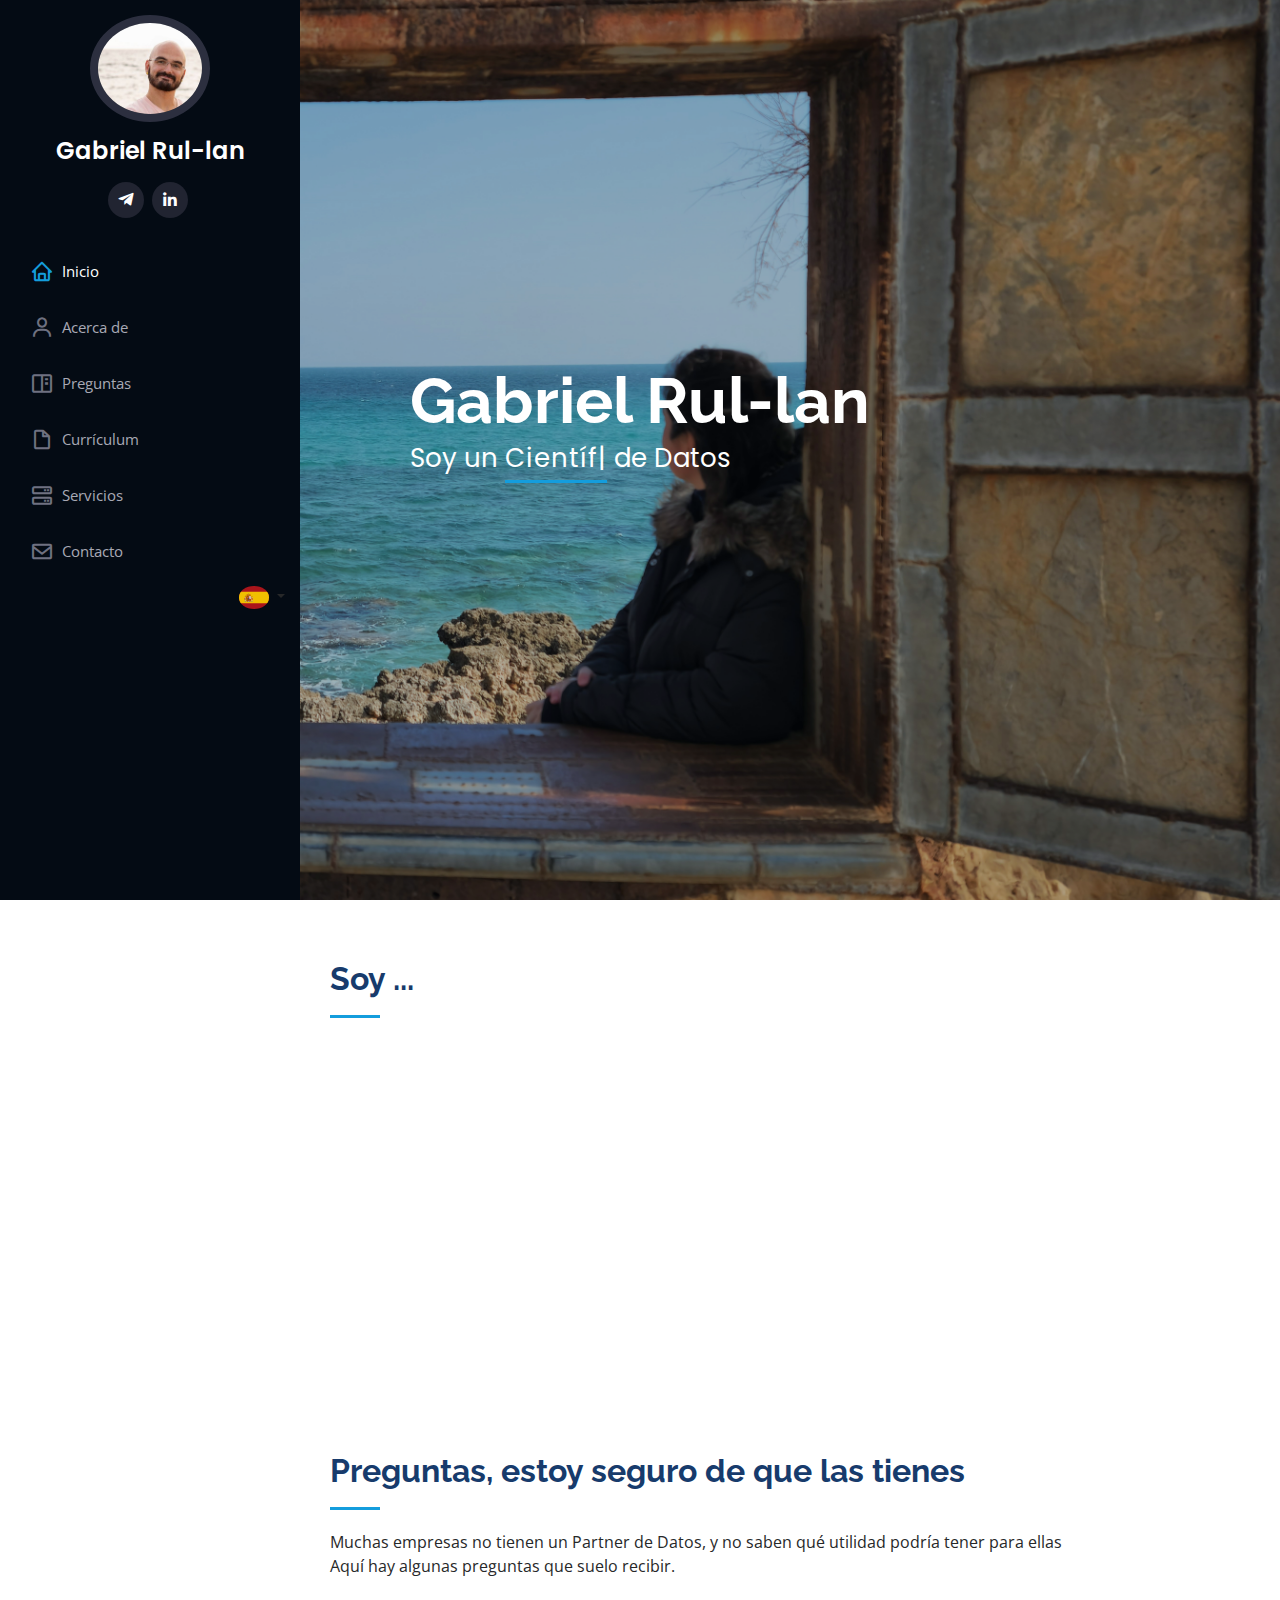
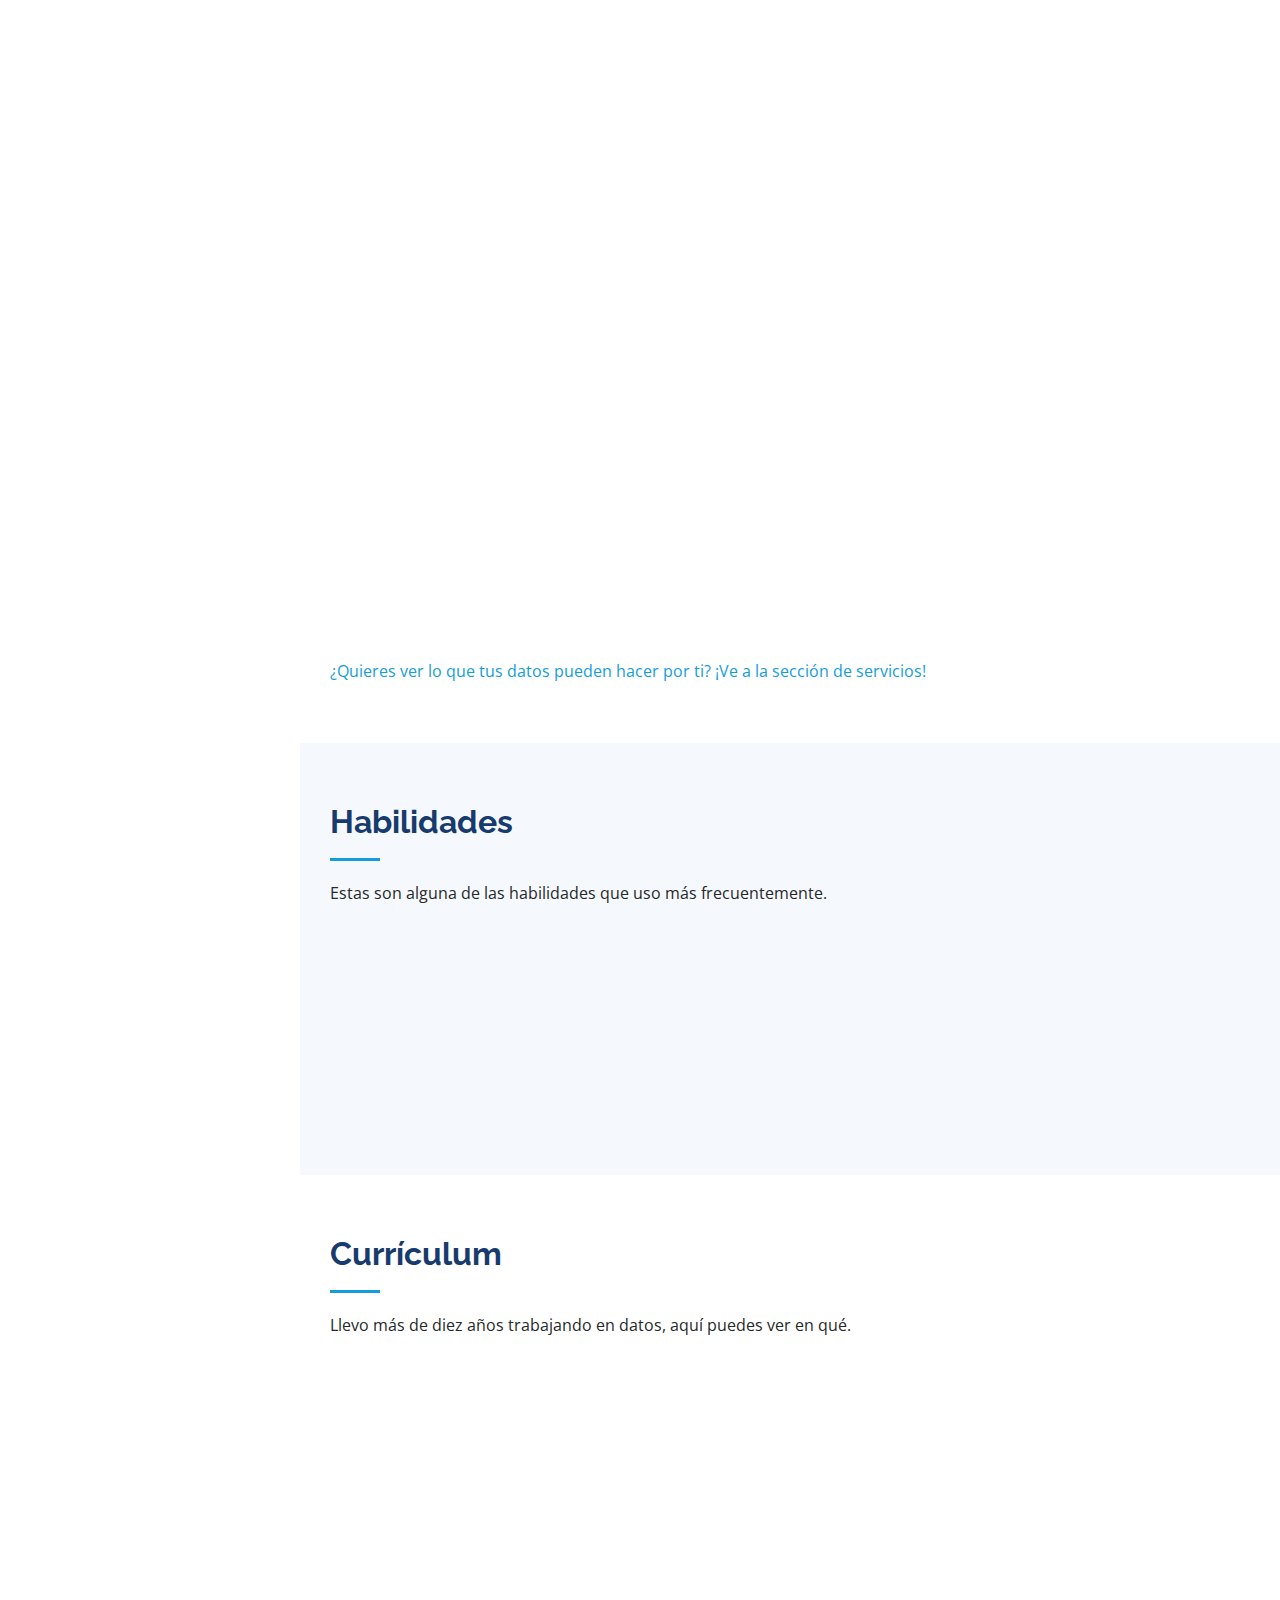
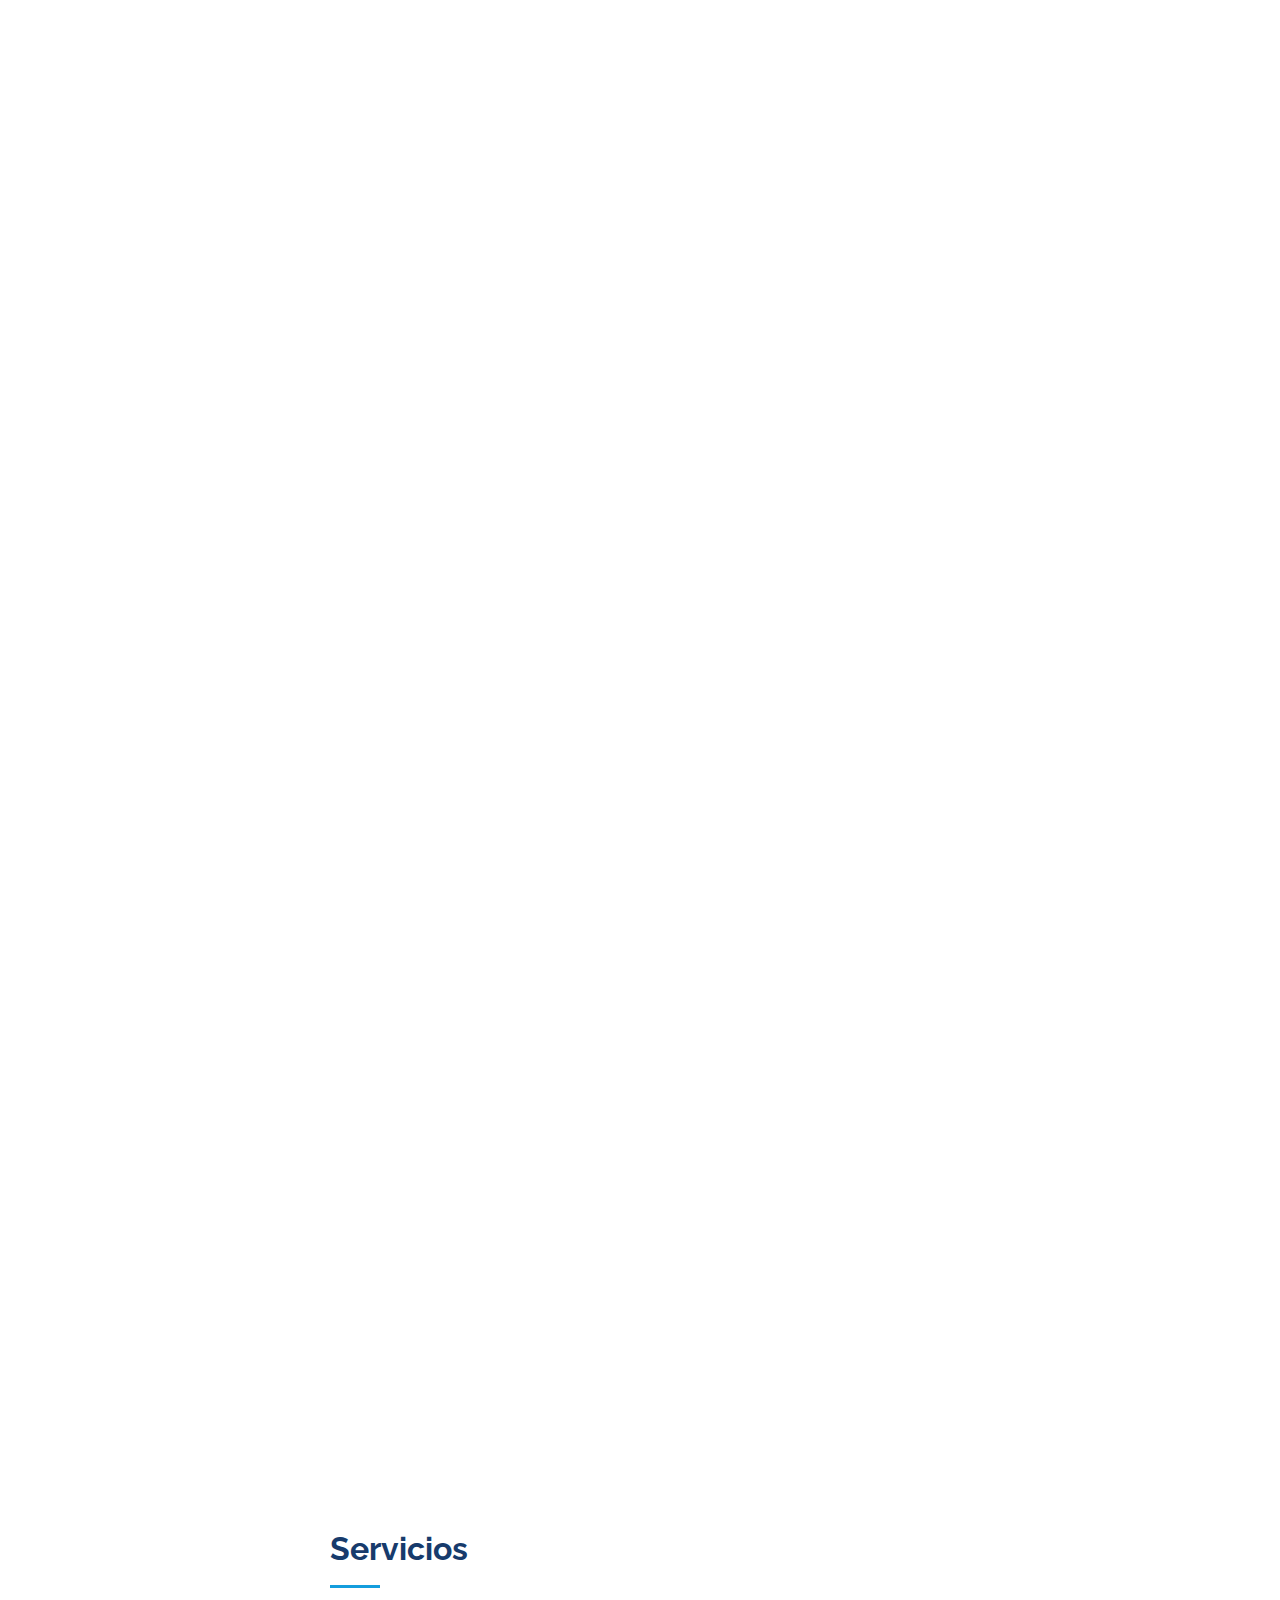
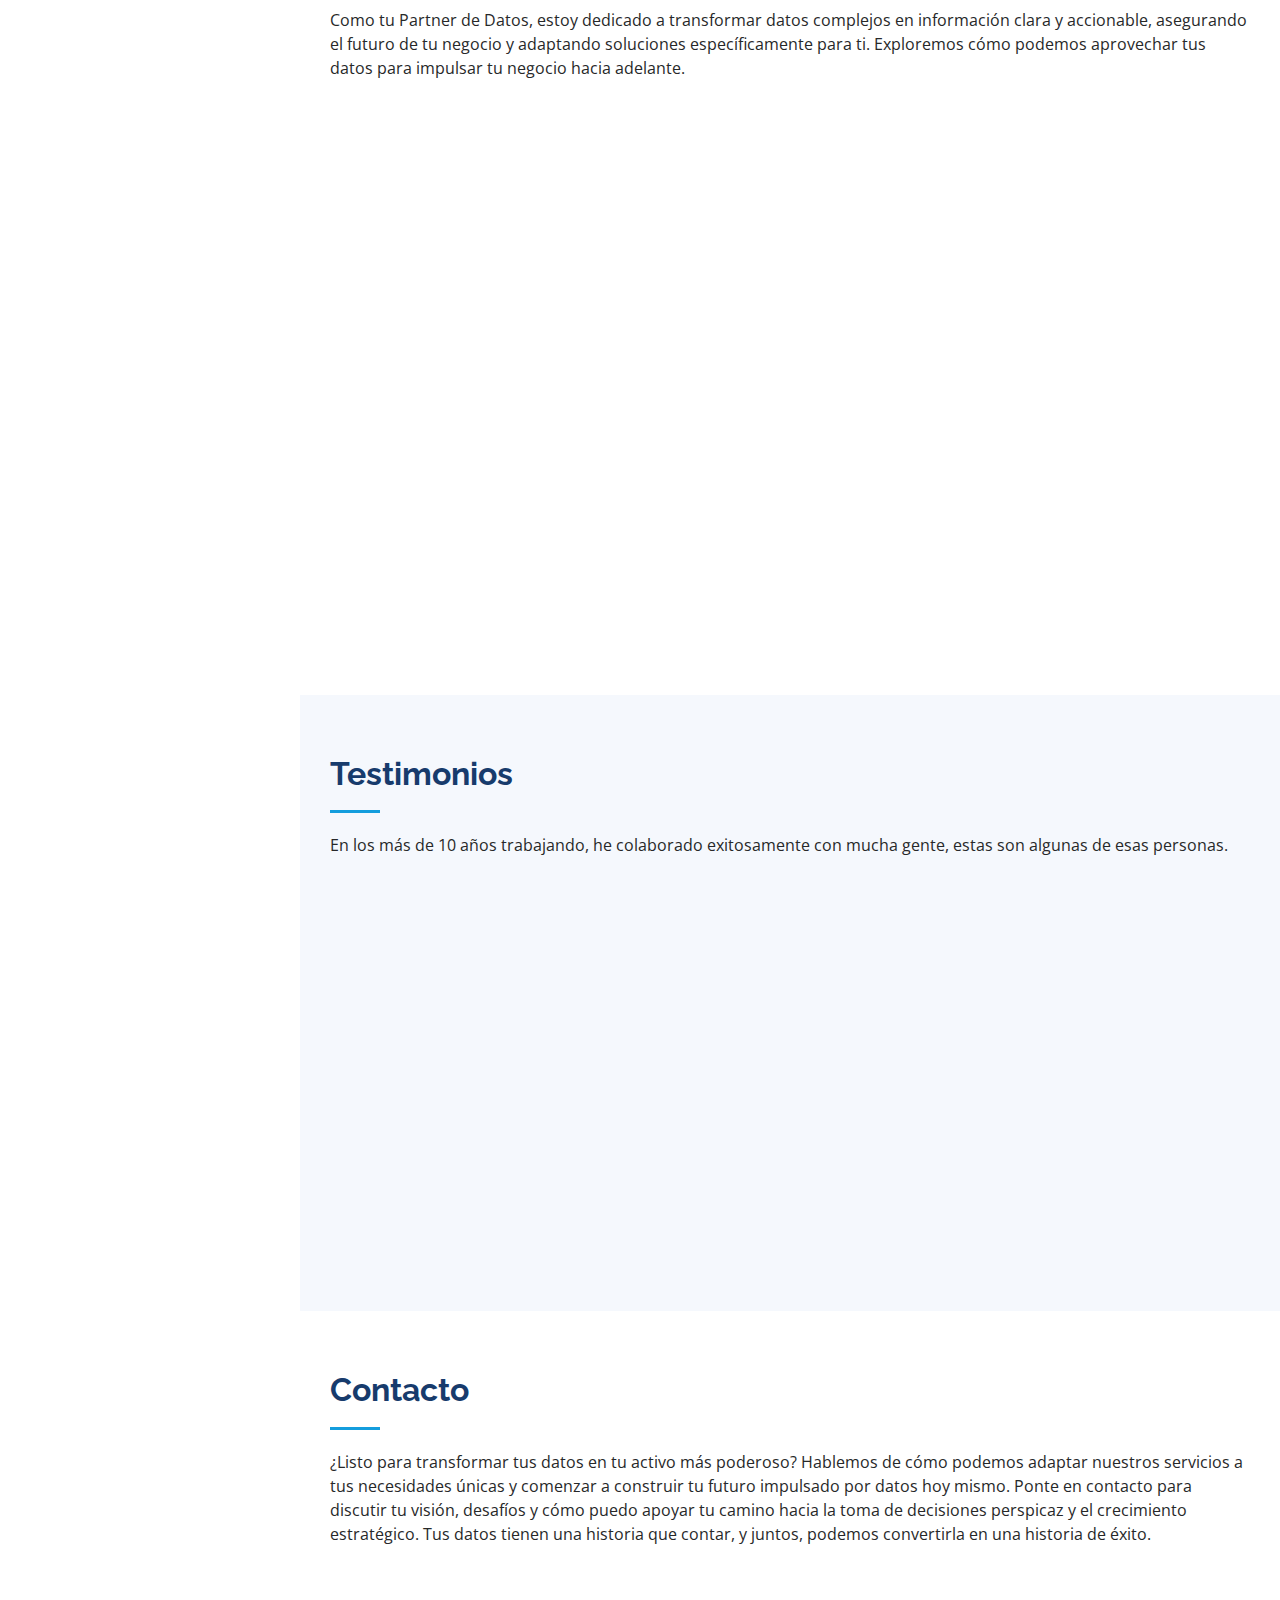
<file: index.html>
<!DOCTYPE html>
<html lang="es">

<head>
  <meta charset="utf-8">
  <meta content="width=device-width, initial-scale=1.0" name="viewport">

  <title>Gabriel Rul-lan, Data Partner - Esp</title>
  <meta content="" name="description">
  <meta content="" name="keywords">

  <!-- Favicons -->
  <link href="../assets/img/favicon.png" rel="icon">
  <link href="../assets/img/apple-touch-icon.png" rel="apple-touch-icon">

  <!-- Google Fonts -->
  <link href="https://fonts.googleapis.com/css?family=Open+Sans:300,300i,400,400i,600,600i,700,700i|Raleway:300,300i,400,400i,500,500i,600,600i,700,700i|Poppins:300,300i,400,400i,500,500i,600,600i,700,700i" rel="stylesheet">

  <!-- Vendor CSS Files -->
  <link href="../assets/vendor/aos/aos.css" rel="stylesheet">
  <link href="../assets/vendor/bootstrap/css/bootstrap.min.css" rel="stylesheet">
  <link href="../assets/vendor/bootstrap-icons/bootstrap-icons.css" rel="stylesheet">
  <link href="../assets/vendor/boxicons/css/boxicons.min.css" rel="stylesheet">
  <link href="../assets/vendor/glightbox/css/glightbox.min.css" rel="stylesheet">
  <link href="../assets/vendor/swiper/swiper-bundle.min.css" rel="stylesheet">

  <!-- Template Main CSS File -->
  <link href="../assets/css/style.css" rel="stylesheet">

  <meta property="og:title" content="Gabriel Rul-lan, Data Partner" />

  <meta property="og:description" content="Soy Gabriel Rul-lan y ésta es mi web para explicar cómo te benificiaría tenerme como tu Partner de Datos" />
  
  <meta property="og:image" content="../assets/img/profile-img.jpg" />
  
  <meta property="og:url" content="https://www.data-partner.xyz/" />
</head>

<body>

  <!-- ======= Mobile nav toggle button ======= -->
  <i class="bi bi-list mobile-nav-toggle d-xl-none"></i>

  <!-- ======= Header ======= -->
  <header id="header">
    <div class="d-flex flex-column">

      <div class="profile">
        <img src="../assets/img/profile-img.jpg" alt="" class="img-fluid rounded-circle">
        <h1 class="text-light"><a href="index.html">Gabriel Rul-lan</a></h1>
        <div class="social-links mt-3 text-center">
          <a href="https://t.me/gabriel_rullan" target=”_blank” class="telegram"><i class="bx bxl-telegram"></i></a>
          <a href="https://www.linkedin.com/in/gabriel-rullan/" target=”_blank” class="linkedin"><i class="bx bxl-linkedin"></i></a>
        </div>
      </div>

      <nav id="navbar" class="nav-menu navbar">
        <ul>
          <li><a href="#hero" class="nav-link scrollto active"><i class="bx bx-home"></i> <span>Inicio</span></a></li>
          <li><a href="#about" class="nav-link scrollto"><i class="bx bx-user"></i> <span>Acerca de</span></a></li>
          <li><a href="#questions" class="nav-link scrollto"><i class="bx bx-book-content"></i> <span>Preguntas</span></a></li>
          <li><a href="#resume" class="nav-link scrollto"><i class="bx bx-file-blank"></i> <span>Currículum</span></a></li>
          <li><a href="#services" class="nav-link scrollto"><i class="bx bx-server"></i> <span>Servicios</span></a></li>
          <li><a href="#contact" class="nav-link scrollto"><i class="bx bx-envelope"></i> <span>Contacto</span></a></li>
        </ul>       

      </nav><!-- .nav-menu -->
      <div class="nav-item dropdown language-switcher d-flex justify-content-end"> 
        <button class="nav-link btn btn-secondary dropdown-toggle" type="button" id="languageDropdown" data-bs-toggle="dropdown" aria-expanded="false">
          <img class="flag-icon" width="30px" src="../assets/img/spanish-flag.svg" alt="Spanish flag">
        </button>
        <ul class="dropdown-menu dropdown-menu-dark" aria-labelledby="languageDropdown">
          <li><a class="dropdown-item" href="https://www.data-partner.xyz/ca/"><img width="30px" src="../assets/img/catalan-flag.svg" alt="Catalan flag" class="flag-icon"> Català</a></li>
          <!-- <li><a class="dropdown-item" href="https://www.data-partner.xyz/"><img width="30px" src="../assets/img/spanish-flag.svg" alt="Spanish flag" class="flag-icon"> Español</a></li> -->
          <li><a class="dropdown-item" href="https://www.data-partner.xyz/en/"><img width="30px" src="../assets/img/english-flag.svg" alt="English flag" class="flag-icon"> English</a></li>
        </ul>
      </div>
      </div>
  </header><!-- End Header -->

  <!-- ======= Hero Section ======= -->
  <section id="hero" class="d-flex flex-column justify-content-center align-items-center">
    <div class="hero-container" data-aos="fade-in">
      <h1>Gabriel Rul-lan</h1>
      <p>Soy un <span class="typed" data-typed-items="Científico, Analista, Consultor, Freelance, Partner"></span> de Datos</p>
    </div>
  </section><!-- End Hero -->

  <main id="main">

    <!-- ======= About Section ======= -->
    <section id="about" class="about">
      <div class="container">

        <div class="section-title">
          <h2>Soy ...</h2>
        </div>

        <div class="row">
          <div class="col-lg-4" data-aos="fade-right">
            <img src="../assets/img/profile-img-itsme.jpg" class="img-fluid" alt="">
          </div>
          <div class="col-lg-8 pt-4 pt-lg-0 content" data-aos="fade-left">
            <h3>... ¡tu Partner de Datos!</h3>
            <!-- <p class="fst-italic">
              Lorem ipsum dolor sit amet, consectetur adipiscing elit, sed do eiusmod tempor incididunt ut labore et dolore
              magna aliqua.
            </p>
            <div class="row">
              <div class="col-lg-6">
                <ul>
                  <li><i class="bi bi-chevron-right"></i> <strong>Birthday:</strong> <span>1 May 1995</span></li>
                  <li><i class="bi bi-chevron-right"></i> <strong>Website:</strong> <span>www.example.com</span></li>
                  <li><i class="bi bi-chevron-right"></i> <strong>Phone:</strong> <span>+123 456 7890</span></li>
                  <li><i class="bi bi-chevron-right"></i> <strong>City:</strong> <span>New York, USA</span></li>
                </ul>
              </div>
              <div class="col-lg-6">
                <ul>
                  <li><i class="bi bi-chevron-right"></i> <strong>Age:</strong> <span>30</span></li>
                  <li><i class="bi bi-chevron-right"></i> <strong>Degree:</strong> <span>Master</span></li>
                  <li><i class="bi bi-chevron-right"></i> <strong>PhEmailone:</strong> <span>email@example.com</span></li>
                  <li><i class="bi bi-chevron-right"></i> <strong>Freelance:</strong> <span>Available</span></li>
                </ul>
              </div>
            </div> -->
            <p>Soy Gabriel Rul-lan, un desarrollador con una década de experiencia en ingeniería de datos, análisis e inteligencia empresarial.</p>
            <p>No estoy aquí solo para ofrecer servicios, sino para convertirme en tu Partner de Datos de confianza, entregando soluciones innovadoras de datos de principio a fin.</p>
            <p>Mi objetivo es convertirme en el Partner de Datos de muchas empresas a las cuales las grandes firmas de consultoría realmente no tratarían con cuidado, pero que merecen la calidad de verdaderos expertos en datos.</p>
            
          </div>
        </div>

      </div>
    </section><!-- End About Section -->

      <!-- ======= Questions Section ======= -->
    <section id="questions" class="services">
      <div class="container">

        <div class="section-title">
          <h2>Preguntas, estoy seguro de que las tienes</h2>
          <p>Muchas empresas no tienen un Partner de Datos, y no saben qué utilidad podría tener para ellas</p>
          <p>Aquí hay algunas preguntas que suelo recibir.</p>
        </div>

        <div class="row">
          <div class="col-lg-4 col-md-6 icon-box" data-aos="fade-up">
            <div class="icon"><i class="bi bi-box2-heart-fill"></i></div>
            <h4 class="title"><a href="">¿Qué es un Partner de Datos?</a></h4>
            <p class="description">Un Partner de Datos va más allá del papel tradicional de un proveedor de servicios. Como tu Partner de Datos, actúo como una extensión de tu equipo realizando cualquier servicio de datos que puedas necesitar.</p>
          </div>
          <div class="col-lg-4 col-md-6 icon-box" data-aos="fade-up" data-aos-delay="100">
            <div class="icon"><i class="bi bi-briefcase "></i></div>
            <h4 class="title"><a href="">Suena a consultoría</a></h4>
            <p class="description">Las consultoras suelen intentar capturar clientes para convertirlos en un proyecto inacabable. Mi objetivo es crear sinergias con empresas mediante los proyectos que éstas necesiten.</p> 
          </div>
        <div class="col-lg-4 col-md-6 icon-box" data-aos="fade-up">
          <div class="icon"><i class="bi bi-graph-up"></i></div>
          <h4 class="title"><a href="">Yo tengo pocos datos, no me interesa algo complicado</a></h4>
          <p class="description">Haremos una solución a medida, con la complejidad adaptada para tu empresa y tus datos.</p>
        </div>
          <div class="col-lg-4 col-md-6 icon-box" data-aos="fade-up" data-aos-delay="100">
            <div class="icon"><i class="bi bi-cc-square"></i></div>
            <h4 class="title"><a href="">¿Cuál es el nombre de lo que estás vendiendo?</a></h4>
            <p class="description">No tengo una solución para venderte, trabajo con tus problemas y encuentro <strong>tu solución</strong>.</p>
          </div>
          <div class="col-lg-4 col-md-6 icon-box" data-aos="fade-up" data-aos-delay="300">
            <div class="icon"><i class="bi bi-gem"></i></div>
            <h4 class="title"><a href="">¿Por qué no simplemente contratar internamente?</a></h4>
            <p class="description">Tiempo y dinero: para comenzar tu viaje de datos necesitarías contratar expertos y, tras montarlo todo, mantenerlos contigo.</p>
          </div>
        </div>
        <div class="col-lg-12 col-md-6 icon-box" data-aos="fade-up" data-aos-delay="500">
          <div class="icon"><i class="bi bi-lightbulb"></i></div>
          <h4 class="title"><a href="">¿Puedes darme un ejemplo?</a></h4>
          <p class="description"> Piénsalo como si necesitaras una Oficina de Datos. Vendré, miraremos los requisitos, construiré tu oficina y te mostraré cómo mantenerla y usarla. Luego me mantendré en contacto si necesitas más cosas "grandes". Las operaciones y el día a día serán todos tuyos, sin dependencias adicionales.</p>
        </div>
        <a href="#services">¿Quieres ver lo que tus datos pueden hacer por ti? ¡Ve a la sección de servicios!</a>
      </div>
    </section>
  <!-- End Questions Section -->

    <!-- ======= Habilidades Section ======= -->
    <section id="skills" class="skills section-bg">
      <div class="container">

        <div class="section-title">
          <h2>Habilidades</h2>
          <p>Estas son alguna de las habilidades que uso más frecuentemente.</p>
        </div>

        <div class="row skills-content">

          <div class="col-lg-6" data-aos="fade-up">

            <div class="progress">
              <span class="skill">Estrategia de datos <i class="val">100%</i></span>
              <div class="progress-bar-wrap">
                <div class="progress-bar" role="progressbar" aria-valuenow="100" aria-valuemin="0" aria-valuemax="100"></div>
              </div>
            </div>

            <div class="progress">
              <span class="skill">Gestión de proyectos<i class="val">90%</i></span>
              <div class="progress-bar-wrap">
                <div class="progress-bar" role="progressbar" aria-valuenow="90" aria-valuemin="0" aria-valuemax="100"></div>
              </div>
            </div>

            <div class="progress">
              <span class="skill">Python <i class="val">75%</i></span>
              <div class="progress-bar-wrap">
                <div class="progress-bar" role="progressbar" aria-valuenow="75" aria-valuemin="0" aria-valuemax="100"></div>
              </div>
            </div>

          </div>

          <div class="col-lg-6" data-aos="fade-up" data-aos-delay="100">

            <div class="progress">
              <span class="skill">Análisis de datos<i class="val">80%</i></span>
              <div class="progress-bar-wrap">
                <div class="progress-bar" role="progressbar" aria-valuenow="80" aria-valuemin="0" aria-valuemax="100"></div>
              </div>
            </div>

            <div class="progress">
              <span class="skill">Business Intelligence <i class="val">90%</i></span>
              <div class="progress-bar-wrap">
                <div class="progress-bar" role="progressbar" aria-valuenow="90" aria-valuemin="0" aria-valuemax="100"></div>
              </div>
            </div>

            <div class="progress">
              <span class="skill">Ingeniería de datos<i class="val">80%</i></span>
              <div class="progress-bar-wrap">
                <div class="progress-bar" role="progressbar" aria-valuenow="80" aria-valuemin="0" aria-valuemax="100"></div>
              </div>
            </div>

          </div>

        </div>

      </div>
    </section><!-- End Habilidades Section -->

    <!-- ======= Resume Section ======= -->
<!-- ======= Sección de Currículum ======= -->
<section id="resume" class="resume">
  <div class="container">

    <div class="section-title">
      <h2>Currículum</h2>
      <p>Llevo más de diez años trabajando en datos, aquí puedes ver en qué.</p>
    </div>

    <div class="row">
      <div class="col-lg-6" data-aos="fade-up">
        <h3 class="resume-title">Resumen</h3>
        <div class="resume-item pb-0">
          <h4>Gabriel Rul-lan</h4>
          <p><em>Partner de Datos experimentado con un conjunto de habilidades integrales en ingeniería de datos, análisis e inteligencia empresarial, dedicado a proporcionar soluciones de datos innovadoras y fomentar asociaciones comerciales a largo plazo.</em></p>
          <ul>
            <li>gabriel@data-partner.xyz</li>
          </ul>
        </div>

        <h3 class="resume-title">Educación</h3>
        <div class="resume-item">
          <h4>Licenciatura en Ciencias (BS) Matemáticas</h4>
          <h5>2013</h5>
          <p><em>Universitat de les Illes Balears</em></p>
        </div>
        <div class="resume-item">
          <h4>Master en Administración de Empresas</h4>
          <h5>2014</h5>
          <p><em>ESERP Business School</em></p>
        </div>
        <h3 class="resume-title">Experiencia Freelance</h3>
        <div class="resume-item">
          <h4>Partner de Datos y Experto en Soluciones</h4>
          <h5>Septiembre 2023 - Actualidad</h5>
          <p><em>Startup en Modo Sigiloso</em></p>
          <ul>
            <li>Liderando el diseño de una startup enfocada en Soluciones de Datos desde cero.</li>
          </ul>
        </div>
        <div class="resume-item">
          <h4>Partner de Datos y Experto en Soluciones</h4>
          <h5>Enero 2023 - Junio 2023</h5>
          <p><em>Mapfre</em></p>
          <ul>
            <li>Liderando una transformación en cómo el equipo del Centro de Contacto gestionaba e interactuaba con los datos.</li>
            <li>Creando herramientas innovadoras para los procesos de análisis y optimización de datos.</li>
          </ul>
        </div>
        <div class="resume-item">
          <h4>Especialista Dinámico en Datos: Auditoría Interna</h4>
          <h5>Abril 2022 - Diciembre 2022</h5>
          <p><em>Boehringer Ingelheim</em></p>
          <ul>
            <li>Creando herramientas para analizar rápidamente grandes conjuntos de datos, mejorando la eficiencia y efectividad del proceso de auditoría.</li>
          </ul>
        </div>
        <div class="resume-item">
          <h4>Ingeniero de Datos/Analista/Científico</h4>
          <h5>Marzo 2021 - Abril 2022</h5>
          <p><em>Movinga</em></p>
          <ul>
            <li>Líder del equipo del departamento de Inteligencia de Negocios.</li>
            <li>Refactorizando la plataforma de datos de la empresa, 2000 líneas de código en ETLs y más de 24 informes en Tableau y entrenando a 4 júniors.</li>
          </ul>
        </div>
      </div>
      <div class="col-lg-6" data-aos="fade-up" data-aos-delay="100">
        <h3 class="resume-title">Experiencia Pre-Freelance</h3>

        <div class="resume-item">
          <h4>Científico de Datos</h4>
          <h5>Octubre 2020 - Marzo 2021</h5>
          <p><em>SOLUCIONES DE PROGRAMACIÓN AVANZADA SL (APSL)</em></p>
          <ul>
            <li>Desarrollo de Soluciones Integrales de Datos utilizando herramientas ETL (SSIS, Stitch, dbt).</li>
            <li>Análisis de datos con Python, Inteligencia de Negocios y d esarrollo de algoritmos.</li>
          </ul>
        </div>

        <div class="resume-item">
          <h4>Gerente de Proyecto, Especialista en Análisis</h4>
          <h5>Agosto 2016 - Octubre 2020</h5>
          <p><em>SOLUCIONES DE PROGRAMACIÓN AVANZADA SL (APSL)</em></p>
          <ul>
            <li>Gestionando un equipo de desarrolladores en proyectos, especialmente en el sector turístico, centrándose en la gestión de equipos, análisis de negocios y gestión de cuentas clave.</li>
          </ul>
        </div>

        <div class="resume-item">
          <h4>Analista de Negocios</h4>
          <h5>Febrero 2016 - Agosto 2016</h5>
          <p><em>Mind Analytics</em></p>
          <!-- <ul>
            <li>Gestionando proyectos de Inteligencia de Negocios utilizando AWS, herramientas ETL y herramientas BI (Qlik, Tableau).</li>
          </ul> -->
        </div>

        <div class="resume-item">
          <h4>Consultor Sénior de Inteligencia de Negocios</h4>
          <h5>Julio 2014 - Febrero 2016</h5>
          <p><em>Grupo SDG España</em></p>
          <!-- <ul>
            <li>Administró el conjunto de Inteligencia de Negocios para empresas farmacéuticas, enfocándose en tableros interactivos, informes periódicos y servidores de Qlikview.</li>
          </ul> -->
        </div>

        <div class="resume-item">
          <h4>Desarrollador Jefe de Inteligencia de Negocios</h4>
          <h5>Febrero 2014 - Julio 2014</h5>
          <p><em>Tecnologías SM2</em></p>
          <!-- <ul>
            <li>Liderant las iniciativas de BI de la compañía utilizando Qlikview y Tableau.</li>
          </ul> -->
        </div>

        <div class="resume-item">
          <h4>Analista de Datos</h4>
          <h5>Agosto 2013 - Febrero 2014</h5>
          <p><em>PlaySpace</em></p>
          <!-- <ul>
            <li>Realizó análisis de datos para estrategias de ingresos.</li>
          </ul> -->
        </div>

        <div class="resume-item">
          <h4>Desarrollador Jefe de Inteligencia de Negocios</h4>
          <h5>Agosto 2013 - Febrero 2014</h5>
          <!-- <p><em>Logitravel</em></p>
          <ul>
            <li>Responsable de desarrollar y gestionar la BI para toda la empresa.</li>
          </ul> -->
        </div>

      </div>
    </div>
  </div>
</section>

    
    <!-- ======= Services Section ======= -->
    <section id="services" class="services">
      <div class="container">

        <div class="section-title">
          <h2>Servicios</h2>
          <p>Como tu Partner de Datos, estoy dedicado a transformar datos complejos en información clara y accionable, asegurando el futuro de tu negocio y adaptando soluciones específicamente para ti. Exploremos cómo podemos aprovechar tus datos para impulsar tu negocio hacia adelante.</p>
        </div>

        <div class="row">
          <div class="col-lg-4 col-md-6 icon-box" data-aos="fade-up">
            <div class="icon"><i class="bi bi-graph-up"></i></div>
            <h4 class="title"><a href="">Simplificación de Datos</a></h4>
            <p class="description">Transforma los datos en decisiones. Unifica fuentes de datos dispares en un sistema cohesivo con herramientas de informes avanzadas para informarte y alertarte sobre métricas críticas de negocio.</p>
          </div>
          <div class="col-lg-4 col-md-6 icon-box" data-aos="fade-up" data-aos-delay="100">
            <div class="icon"><i class="bi bi-shield-lock"></i></div>
            <h4 class="title"><a href="">Protege el Futuro de Tu Negocio</a></h4>
            <p class="description">Mantente adelante de las curvas tecnológicas, asegurando que tu negocio se adapte sin problemas a los avances sin el esfuerzo de mantenerse al día con la carrera tecnológica.</p>
          </div>
          <div class="col-lg-4 col-md-6 icon-box" data-aos="fade-up" data-aos-delay="200">
            <div class="icon"><i class="bi bi-toggles2"></i></div>
            <h4 class="title"><a href="">Soluciones Personalizadas</a></h4>
            <p class="description">Obtén exactamente lo que necesitas, sin excesos. Proyectos diseñados para adaptarse a tu flujo de trabajo, asegurando comodidad y facilidad de uso sin forzar cambios drásticos.</p>
          </div>
          <div class="col-lg-4 col-md-6 icon-box" data-aos="fade-up" data-aos-delay="300">
            <div class="icon"><i class="bi bi-gem"></i></div>
            <h4 class="title"><a href="">Descubre Tu Pepita de Oro</a></h4>
            <p class="description">Descubre las fortalezas y oportunidades clave dentro de tus datos para impulsar tu negocio hacia adelante, enfocándote en el crecimiento sostenible y en insights estratégicos.</p>
          </div>
          <div class="col-lg-4 col-md-6 icon-box" data-aos="fade-up" data-aos-delay="400">
            <div class="icon"><i class="bi bi-briefcase"></i></div>
            <h4 class="title"><a href="">Reduce Riesgos, Ahorra Dinero</a></h4>
            <p class="description">Aprovecha decisiones informadas para minimizar riesgos y costos. Un mejor manejo de tus datos significa ahorrar dinero evitando imprevistos.</p>
          </div>
          <div class="col-lg-4 col-md-6 icon-box" data-aos="fade-up" data-aos-delay="500">
            <div class="icon"><i class="bi bi-lightbulb"></i></div>
            <h4 class="title"><a href="">Generación de Perspectivas</a></h4>
            <p class="description">Usa tus datos como una bola de cristal para predecir y prepararte para las tendencias futuras. Nuestra experiencia analítica convierte los datos en una herramienta visionaria para tu negocio.</p>
          </div>
        </div>

      </div>
    </section>
    <!-- End Services Section -->



    
    <!-- ======= Testimonios Section ======= -->
    <section id="testimonials" class="testimonials section-bg">
      <div class="container">
    
        <div class="section-title">
          <h2>Testimonios</h2>
          <p>En los más de 10 años trabajando, he colaborado exitosamente con mucha gente, estas son algunas de esas personas.</p>
          <!-- <p>Se han usado imágenes generadas para proteger su imagen privada</p> -->
        </div>
    
        <div class="testimonials-slider swiper" data-aos="fade-up" data-aos-delay="100">
          <div class="swiper-wrapper">
    
            <div class="swiper-slide">
              <div class="testimonial-item" data-aos="fade-up">
                <p>
                  <i class="bx bxs-quote-alt-left quote-icon-left"></i>
                  Sus habilidades y ética de trabajo son encomiables y han contribuido significativamente al éxito de nuestros proyectos.
                </p>
                <!-- <img src="../assets/img/testimonials/testimonials-1.webp" class="testimonial-img" alt=""> -->
                <h3>Jacob Kratzsch</h3>
                <h4>CEO &amp; Fundador</h4>
              </div>
            </div><!-- Fin del ítem de testimonio -->
    
            <div class="swiper-slide">
              <div class="testimonial-item" data-aos="fade-up" data-aos-delay="100">
                <p>
                  <i class="bx bxs-quote-alt-left quote-icon-left"></i>
                  Gabriel es un activo valioso para cualquier equipo de ciencia de datos y estoy seguro de que sobresalirá en cualquier futuro empeño.
                </p>
                <!-- <img src="../assets/img/testimonials/testimonials-2.webp" class="testimonial-img" alt=""> -->
                <h3>Ayo Ayedefa</h3>
                <h4>Jefe de BI</h4>
              </div>
            </div><!-- Fin del ítem de testimonio -->
    
            <div class="swiper-slide">
              <div class="testimonial-item" data-aos="fade-up" data-aos-delay="200">
                <p>
                  <i class="bx bxs-quote-alt-left quote-icon-left"></i>
                  Gabriel es una de las personas más dedicadas, pacientes e innovadoras con las que he tenido el placer de trabajar en cualquier capacidad.
                </p>
                <!-- <img src="../assets/img/testimonials/testimonials-3.webp" class="testimonial-img" alt=""> -->
                <h3>Xialu Zheng</h3>
                <h4>Científico de Datos Junior</h4>
              </div>
            </div><!-- Fin del ítem de testimonio -->
    
            <div class="swiper-slide">
              <div class="testimonial-item" data-aos="fade-up" data-aos-delay="300">
                <p>
                  <i class="bx bxs-quote-alt-left quote-icon-left"></i>
                  Su experiencia fue crucial en la construcción de nuestra plataforma desde cero, impulsándonos por delante del calendario gracias a su compromiso y habilidad.
                </p>
                <!-- <img src="../assets/img/testimonials/testimonials-4.webp" class="testimonial-img" alt=""> -->
                <h3>Arjun Katyal</h3>
                <h4>Jefe de Auditorías Internas</h4>
              </div>
            </div><!-- Fin del ítem de testimonio -->
            <div class="swiper-slide">
              <div class="testimonial-item" data-aos="fade-up" data-aos-delay="300">
                <p>
                  <i class="bx bxs-quote-alt-left quote-icon-left"></i>
                  Transformó nuestro conjunto de datos, mejorando la toma de decisiones y la eficiencia con su experiencia.
                </p>
                <!-- <img src="../assets/img/testimonials/testimonials-5.webp" class="testimonial-img" alt=""> -->
                <h3>Ash</h3>
                <h4>Founder</h4>
              </div>
            </div><!-- Fin del ítem de testimonio -->
          </div>
          <div class="swiper-pagination"></div>
        </div>
    
        <!-- Fin del ítem de testimonio -->
      </div>
    </div>
    
      </div>
    </section><!-- Fin de la Sección de Testimonios -->
    <!-- End Testimonios Section -->

    <!-- ======= Contacto Section ======= -->
    <section id="contact" class="contact">
      <div class="container">

        <div class="section-title">
          <h2>Contacto</h2>
          <p>¿Listo para transformar tus datos en tu activo más poderoso? Hablemos de cómo podemos adaptar nuestros servicios a tus necesidades únicas y comenzar a construir tu futuro impulsado por datos hoy mismo. Ponte en contacto para discutir tu visión, desafíos y cómo puedo apoyar tu camino hacia la toma de decisiones perspicaz y el crecimiento estratégico. Tus datos tienen una historia que contar, y juntos, podemos convertirla en una historia de éxito.</p>

        <div class="row" data-aos="fade-in">

          <div class="col-lg-5 d-flex align-items-stretch">
            <div class="info">
              <!-- <div class="address">
                <i class="bi bi-geo-alt"></i>
                <h4>Ubicación:</h4>
                <p>Palma de Mallorca, Spain, 07001</p>
              </div> -->

              <div class="email mt-5">
                <i class="bi bi-envelope"></i>
                <h4>Correo electrónico:</h4>
                <a href="mailto:gabriel@data-partner.xyz" target="_blank">gabriel@data-partner.xyz</a>
              </div>

              <div class="phone mt-5">
                <i class="bi bi-phone"></i>
                <h3>Teléfono:</h3>
                <a href="tel:+34638952623" target="_blank">+34 638 95 26 23</a>
              </div>

                <div class="info-box mt-5">
                  <i class="bi bi-telegram"></i>
                  <h3>Telegram:</h3>
                  <a href="https://t.me/gabriel_rullan" target="_blank">@gabriel_rullan</a>
                </div>
              <!-- <div class="phone">
                <i class="bi bi-phone"></i>
                <h4>Llamar:</h4>
                <p>+34 665 45 08 25</p>
              </div> -->

              <!-- <iframe src="https://www.google.com/maps/embed?pb=!1m14!1m8!1m3!1d12097.433213460943!2d-74.0062269!3d40.7101282!3m2!1i1024!2i768!4f13.1!3m3!1m2!1s0x0%3A0xb89d1fe6bc499443!2sDowntown+Conference+Center!5e0!3m2!1smk!2sbg!4v1539943755621" frameborder="0" style="border:0; width: 100%; height: 290px;" allowfullscreen></iframe> -->
            </div>

          </div>


        </div>

      </div>
    </section><!-- End Contacto Section -->

  </main><!-- End #main -->

  <a href="#" class="back-to-top d-flex align-items-center justify-content-center"><i class="bi bi-arrow-up-short"></i></a>

  <!-- Vendor JS Files -->
  <script src="../assets/vendor/purecounter/purecounter_vanilla.js"></script>
  <script src="../assets/vendor/aos/aos.js"></script>
  <script src="../assets/vendor/bootstrap/js/bootstrap.bundle.min.js"></script>
  <script src="../assets/vendor/glightbox/js/glightbox.min.js"></script>
  <script src="../assets/vendor/isotope-layout/isotope.pkgd.min.js"></script>
  <script src="../assets/vendor/swiper/swiper-bundle.min.js"></script>
  <script src="../assets/vendor/typed.js/typed.umd.js"></script>
  <script src="../assets/vendor/waypoints/noframework.waypoints.js"></script>
  <script src="../assets/vendor/php-email-form/validate.js"></script>

  <!-- Template Main JS File -->
  <script src="../assets/js/main.js"></script>

</body>

</html>
</file>
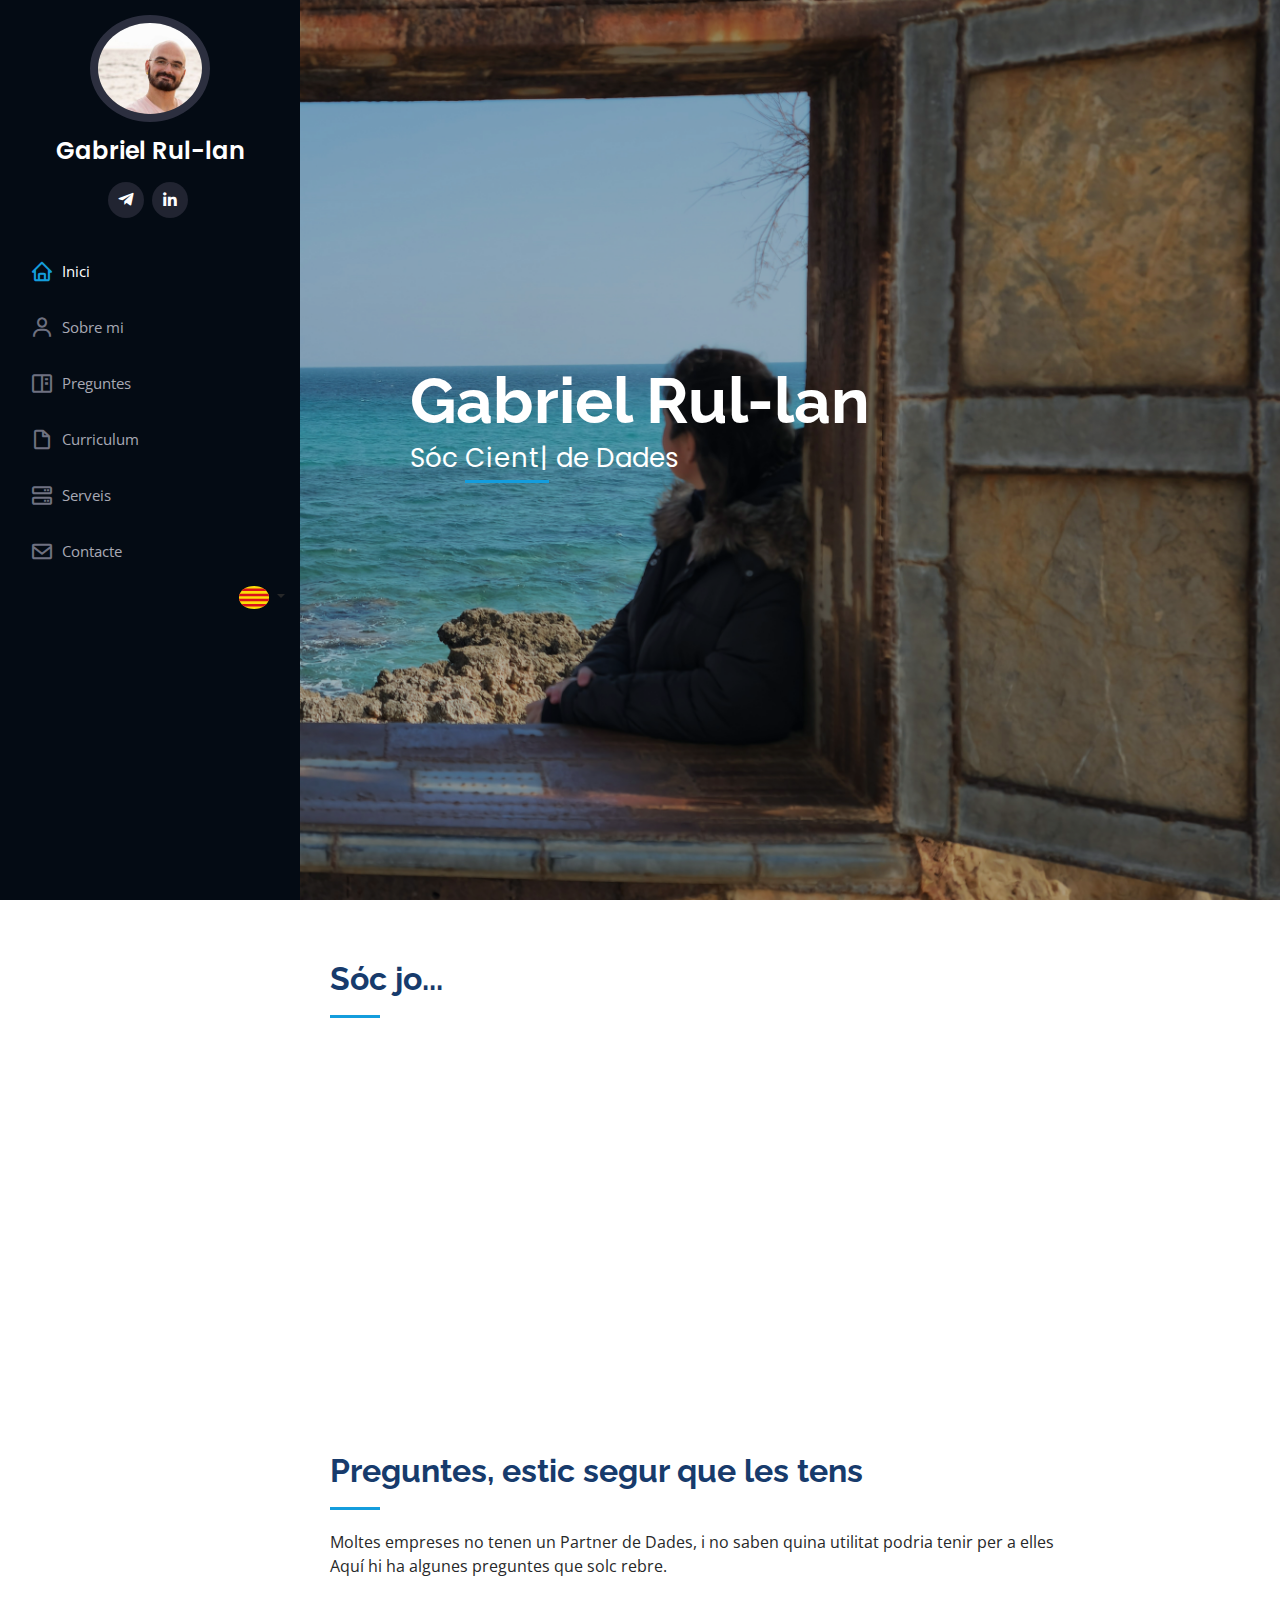
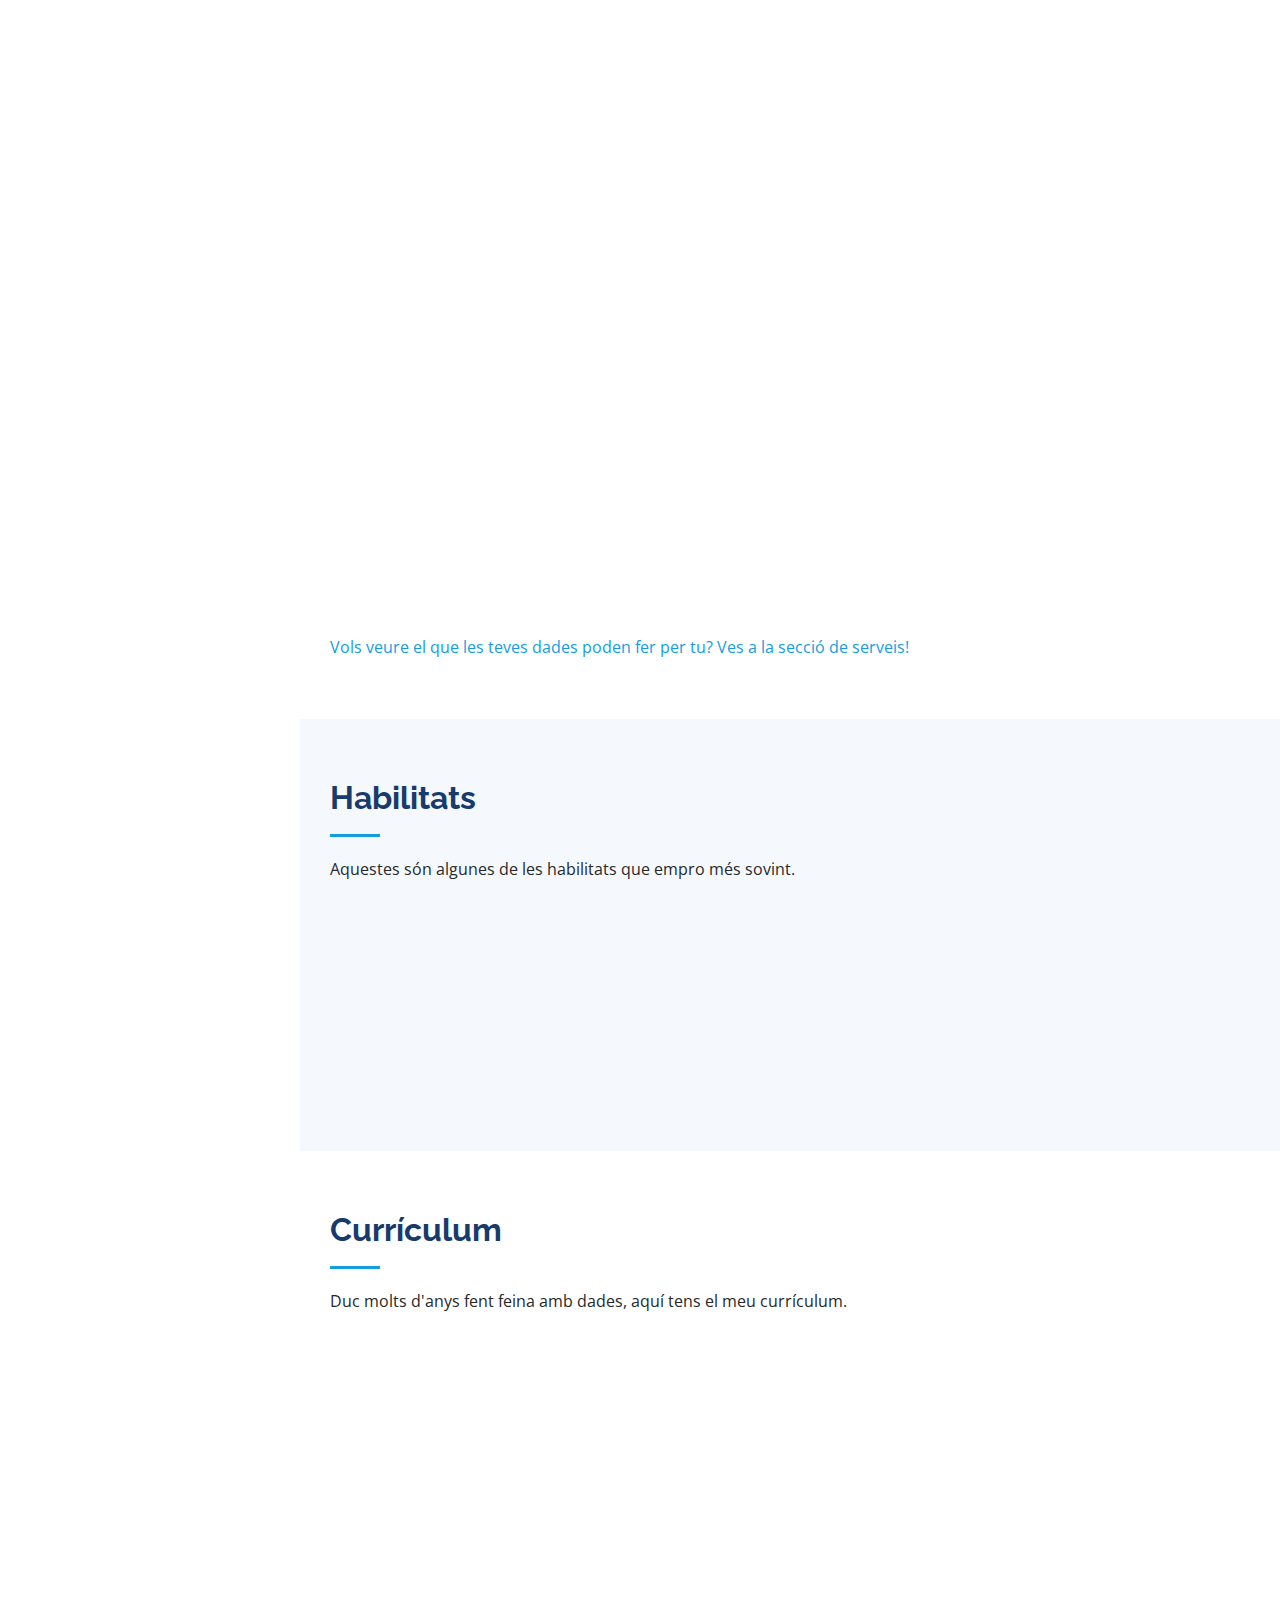
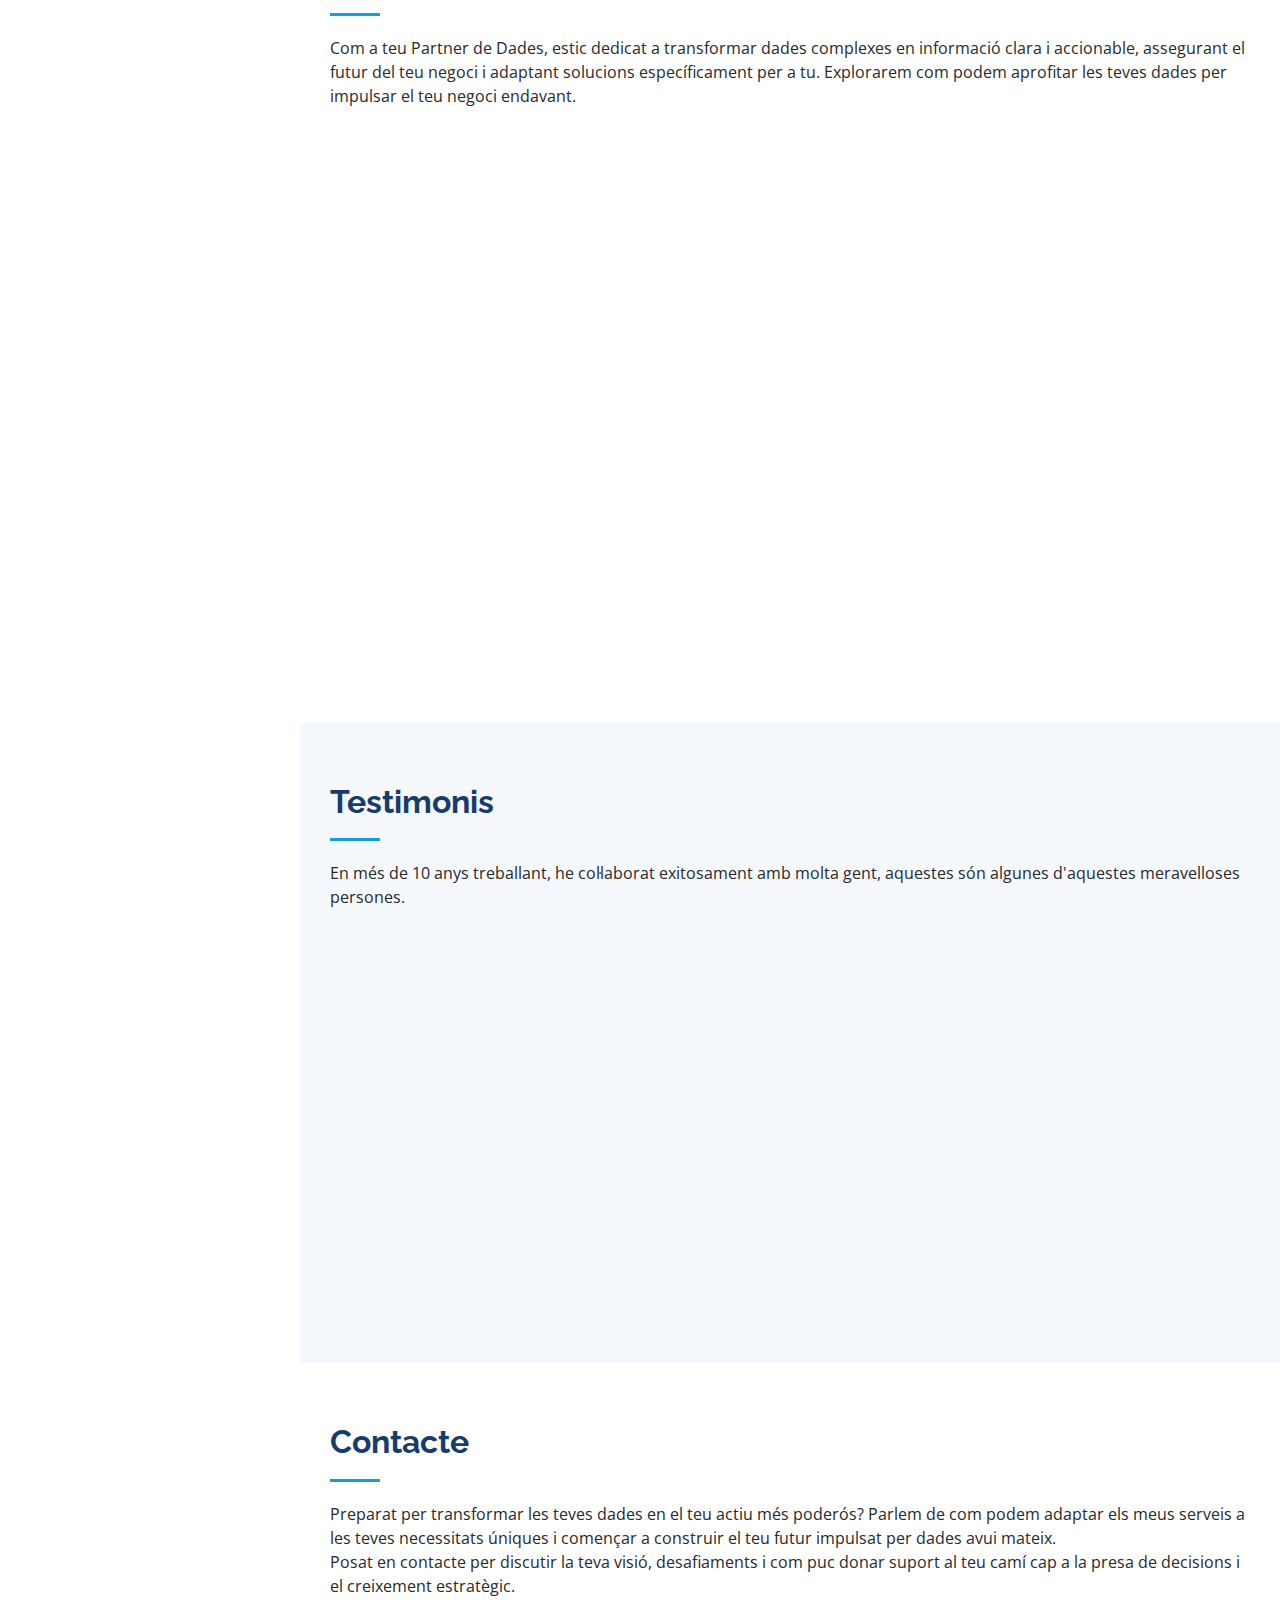
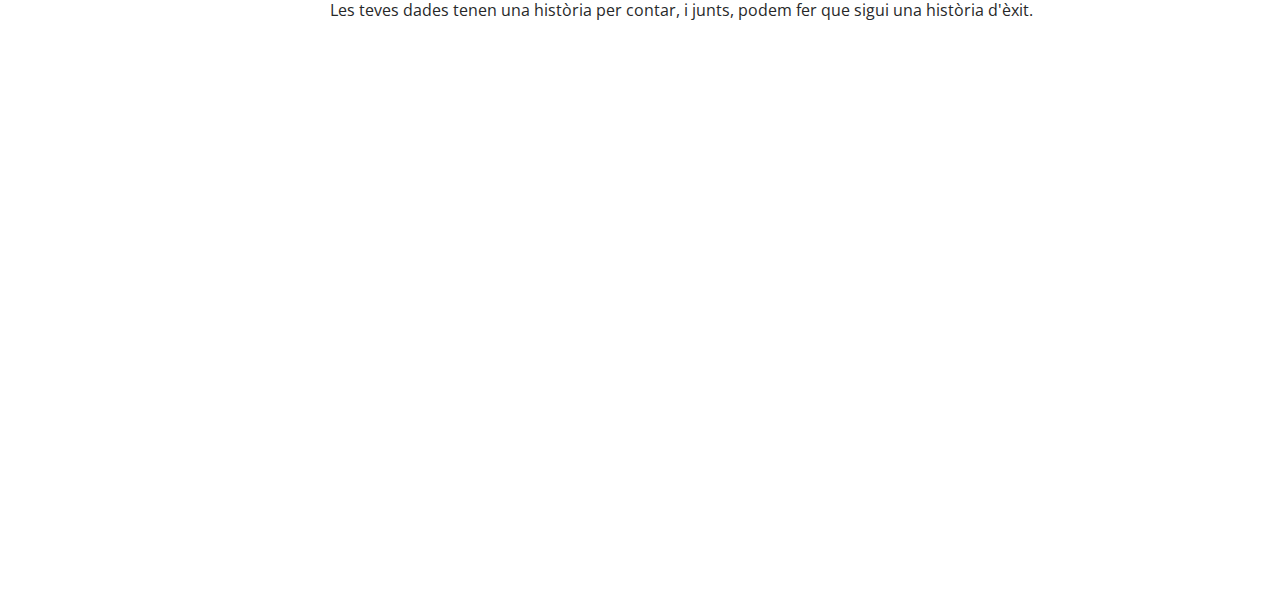
<file: ca/index.html>
<!DOCTYPE html>
<html lang="ca">

<head>
  <meta charset="utf-8">
  <meta content="width=device-width, initial-scale=1.0" name="viewport">

  <title>Gabriel Rul-lan, Data Partner - Cat</title>
  <meta content="" name="description">
  <meta content="" name="keywords">

  <!-- Favicons -->
  <link href="../assets/img/favicon.png" rel="icon">
  <link href="../assets/img/apple-touch-icon.png" rel="apple-touch-icon">

  <!-- Google Fonts -->
  <link href="https://fonts.googleapis.com/css?family=Open+Sans:300,300i,400,400i,600,600i,700,700i|Raleway:300,300i,400,400i,500,500i,600,600i,700,700i|Poppins:300,300i,400,400i,500,500i,600,600i,700,700i" rel="stylesheet">

  <!-- Vendor CSS Files -->
  <link href="../assets/vendor/aos/aos.css" rel="stylesheet">
  <link href="../assets/vendor/bootstrap/css/bootstrap.min.css" rel="stylesheet">
  <link href="../assets/vendor/bootstrap-icons/bootstrap-icons.css" rel="stylesheet">
  <link href="../assets/vendor/boxicons/css/boxicons.min.css" rel="stylesheet">
  <link href="../assets/vendor/glightbox/css/glightbox.min.css" rel="stylesheet">
  <link href="../assets/vendor/swiper/swiper-bundle.min.css" rel="stylesheet">

  <!-- Template Main CSS File -->
  <link href="../assets/css/style.css" rel="stylesheet">

  <meta property="og:title" content="Gabriel Rul-lan, Data Partner" />

  <meta property="og:description" content="Sóc en Gabriel Rul-lan i aquesta és sa meva web per explicar com et benificiaria tenir-me com Partner de Dades" />
  
  <meta property="og:image" content="../assets/img/profile-img.jpg" />
  
  <meta property="og:url" content="https://www.data-partner.xyz/ca/" />
</head>

<body>

  <!-- ======= Mobile nav toggle button ======= -->
  <i class="bi bi-list mobile-nav-toggle d-xl-none"></i>

  <!-- ======= Header ======= -->
  <header id="header">
    <div class="d-flex flex-column">

      <div class="profile">
        <img src="../assets/img/profile-img.jpg" alt="" class="img-fluid rounded-circle">
        <h1 class="text-light"><a href="index.html">Gabriel Rul-lan</a></h1>
        <div class="social-links mt-3 text-center">
          <a href="https://t.me/gabriel_rullan" target=”_blank” class="telegram"><i class="bx bxl-telegram"></i></a>
          <a href="https://www.linkedin.com/in/gabriel-rullan/" target=”_blank” class="linkedin"><i class="bx bxl-linkedin"></i></a>
        </div>
      </div>

      <nav id="navbar" class="nav-menu navbar">
        <ul>
          <li><a href="#hero" class="nav-link scrollto active"><i class="bx bx-home"></i> <span>Inici</span></a></li>
          <li><a href="#about" class="nav-link scrollto"><i class="bx bx-user"></i> <span>Sobre mi</span></a></li>
          <li><a href="#questions" class="nav-link scrollto"><i class="bx bx-book-content"></i> <span>Preguntes</span></a></li>
          <li><a href="#resume" class="nav-link scrollto"><i class="bx bx-file-blank"></i> <span>Curriculum</span></a></li>
          <li><a href="#services" class="nav-link scrollto"><i class="bx bx-server"></i> <span>Serveis</span></a></li>
          <li><a href="#contact" class="nav-link scrollto"><i class="bx bx-envelope"></i> <span>Contacte</span></a></li>
        </ul>
        
      
      </nav><!-- .nav-menu -->
      <div class="nav-item dropdown language-switcher d-flex justify-content-end"> 
        <button class="nav-link btn btn-secondary dropdown-toggle" type="button" id="languageDropdown" data-bs-toggle="dropdown" aria-expanded="false">
          <img width="30px" src="../assets/img/catalan-flag.svg" alt="Catalan flag" class="flag-icon">
        </button>
        <ul class="dropdown-menu dropdown-menu-dark" aria-labelledby="languageDropdown">
          <!-- <li><a class="dropdown-item" href="https://www.data-partner.xyz/ca/"><img width="30px" src="../assets/img/catalan-flag.svg" alt="Catalan flag" class="flag-icon"> Català</a></li> -->
          <li><a class="dropdown-item" href="https://www.data-partner.xyz/"><img width="30px" src="../assets/img/spanish-flag.svg" alt="Spanish flag" class="flag-icon"> Español</a></li>
          <li><a class="dropdown-item" href="https://www.data-partner.xyz/en/"><img width="30px" src="../assets/img/english-flag.svg" alt="English flag" class="flag-icon"> English</a></li>
        </ul>
      </div>
    </div>  
  </header><!-- End Header -->

  <!-- ======= Hero Section ======= -->
  <section id="hero" class="d-flex flex-column justify-content-center align-items-center">
    <div class="hero-container" data-aos="fade-in">
      <h1>Gabriel Rul-lan</h1>
      <p>Sóc <span class="typed" data-typed-items="Científic, Analista, Consultor, Freelance, Partner"></span> de Dades</p>
    </div>
  </section><!-- End Hero -->

  <main id="main">

    <!-- ======= About Section ======= -->
    <section id="about" class="about">
      <div class="container">

        <div class="section-title">
          <h2>Sóc jo...</h2>
        </div>

        <div class="row">
          <div class="col-lg-4" data-aos="fade-right">
            <img src="../assets/img/profile-img-itsme.jpg" class="img-fluid" alt="">
          </div>
          <div class="col-lg-8 pt-4 pt-lg-0 content" data-aos="fade-left">
            <h3>... el teu Partner de Dades!</h3>
            <!-- <p class="fst-italic">
              Lorem ipsum dolor sit amet, consectetur adipiscing elit, sed do eiusmod tempor incididunt ut labore et dolore
              magna aliqua.
            </p>
            <div class="row">
              <div class="col-lg-6">
                <ul>
                  <li><i class="bi bi-chevron-right"></i> <strong>Birthday:</strong> <span>1 May 1995</span></li>
                  <li><i class="bi bi-chevron-right"></i> <strong>Website:</strong> <span>www.example.com</span></li>
                  <li><i class="bi bi-chevron-right"></i> <strong>Phone:</strong> <span>+123 456 7890</span></li>
                  <li><i class="bi bi-chevron-right"></i> <strong>City:</strong> <span>New York, USA</span></li>
                </ul>
              </div>
              <div class="col-lg-6">
                <ul>
                  <li><i class="bi bi-chevron-right"></i> <strong>Age:</strong> <span>30</span></li>
                  <li><i class="bi bi-chevron-right"></i> <strong>Degree:</strong> <span>Master</span></li>
                  <li><i class="bi bi-chevron-right"></i> <strong>PhEmailone:</strong> <span>email@example.com</span></li>
                  <li><i class="bi bi-chevron-right"></i> <strong>Freelance:</strong> <span>Available</span></li>
                </ul>
              </div>
            </div> -->
            <p>Sóc Gabriel Rul-lan, un desenvolupador experimentat amb una dècada d'experiència en enginyeria de dades, creació de informes, anàlisi  intel·ligència empresarial.</p>
            <p>No estic aquí només per oferir serveis, sinó per esdevenir el teu Partner de Dades de confiança, lliurant solucions de dades innovadores de principi a fi.</p>
            <p>El meu objectiu és esdevenir el Partner de Dades de moltes empreses a les quals les grans firmes de consultoria realment no tractarien amb cura, però que mereixen la qualitat d'experts en dades.</p>
            
          </div>
        </div>

      </div>
    </section><!-- End About Section -->
      <!-- ======= Questions Section ======= -->

    <section id="questions" class="services">
      <div class="container">

        <div class="section-title">
          <h2>Preguntes, estic segur que les tens</h2>
          <p>Moltes empreses no tenen un Partner de Dades, i no saben quina utilitat podria tenir per a elles</p>
          <p>Aquí hi ha algunes preguntes que solc rebre.</p>
        </div>

        <div class="row">
          <div class="col-lg-4 col-md-6 icon-box" data-aos="fade-up">
            <div class="icon"><i class="bi bi-box2-heart-fill"></i></div>
            <h4 class="title"><a href="">Què és un Partner de Dades?</a></h4>
            <p class="description">Un Partner de Dades és un proveïdor de <strong>serveis</strong>  i <strong>consultes</strong>  en totes les necessitats d'analítica o explotació de dades actuant com una extensió del teu equip.</p>
          </div>
          <div class="col-lg-4 col-md-6 icon-box" data-aos="fade-up" data-aos-delay="100">
            <div class="icon"><i class="bi bi-briefcase "></i></div>
            <h4 class="title"><a href="">Això no és consultoria?</a></h4>
            <p class="description">Les consultores sovint intenten capturar clients, no els interessen realcions si no sópn projectes llargs i costosos. Jo el que vull es crear sinèriges i sols projectes necessaris</p>
          </div>
        <div class="col-lg-4 col-md-6 icon-box" data-aos="fade-up">
          <div class="icon"><i class="bi bi-graph-up"></i></div>
          <h4 class="title"><a href="">Jo tinc poques dades, no vull res complicat</a></h4>
          <p class="description">Farem una solució a mida, amb el nivell de complexitat adaptat a la teva empresa.</p>
        </div>
        <div class="col-lg-4 col-md-6 icon-box" data-aos="fade-up" data-aos-delay="100">
          <div class="icon"><i class="bi bi-cc-square"></i></div>
          <h4 class="title"><a href="">Quin és el nom del que estic venent?</a></h4>
          <p class="description">No tinc una solució per vendre't, treballo amb els teus problemes i <strong>la teva </strong> solució.</p>
        </div>
        <div class="col-lg-4 col-md-6 icon-box" data-aos="fade-up" data-aos-delay="300">
          <div class="icon"><i class="bi bi-gem"></i></div>
          <h4 class="title"><a href="">Per què no simplement contractar internament?</a></h4>
          <p class="description"><strong>Temps i doblers</strong>: per començar el teu viatge de dades necessitaries contractar experts, i un cop arrencat  mantenir-los amb tu.</p>
        </div>
      </div>
        <div class="col-lg-12 col-md-6 icon-box" data-aos="fade-up" data-aos-delay="500">
          <div class="icon"><i class="bi bi-lightbulb"></i></div>
          <h4 class="title"><a href="">Pots donar-me un exemple?</a></h4>
          <p class="description"> Pensa-ho com si necessitessis una Oficina de Dades. Vindré, mirarem els requisits, construiré la teva oficina i et mostraré com mantenir-la i utilitzar-la. Després simplement mantindré el contacte si necessites més coses "grans". Les operacions i el dia a dia seran tots teus, sense dependències addicionals.</p>
        </div>
        <a href="#services">Vols veure el que les teves dades poden fer per tu? Ves a la secció de serveis!</a>
      </div>
    </section>
      <!-- End Questions Section -->

    <!-- ======= Habilitats Section ======= -->
    <section id="skills" class="skills section-bg">
      <div class="container">

        <div class="section-title">
          <h2>Habilitats</h2>
          <p>Aquestes són algunes de les habilitats que empro més sovint.</p>
        </div>

        <div class="row skills-content">

          <div class="col-lg-6" data-aos="fade-up">

            <div class="progress">
              <span class="skill">Estratègia de dades<i class="val">100%</i></span>
              <div class="progress-bar-wrap">
                <div class="progress-bar" role="progressbar" aria-valuenow="100" aria-valuemin="0" aria-valuemax="100"></div>
              </div>
            </div>

            <div class="progress">
              <span class="skill">Gestió de projectes<i class="val">90%</i></span>
              <div class="progress-bar-wrap">
                <div class="progress-bar" role="progressbar" aria-valuenow="90" aria-valuemin="0" aria-valuemax="100"></div>
              </div>
            </div>

            <div class="progress">
              <span class="skill">Python <i class="val">75%</i></span>
              <div class="progress-bar-wrap">
                <div class="progress-bar" role="progressbar" aria-valuenow="75" aria-valuemin="0" aria-valuemax="100"></div>
              </div>
            </div>

          </div>

          <div class="col-lg-6" data-aos="fade-up" data-aos-delay="100">

            <div class="progress">
              <span class="skill">Anàlisi de dades<i class="val">80%</i></span>
              <div class="progress-bar-wrap">
                <div class="progress-bar" role="progressbar" aria-valuenow="80" aria-valuemin="0" aria-valuemax="100"></div>
              </div>
            </div>

            <div class="progress">
              <span class="skill">Business Intelligence <i class="val">90%</i></span>
              <div class="progress-bar-wrap">
                <div class="progress-bar" role="progressbar" aria-valuenow="90" aria-valuemin="0" aria-valuemax="100"></div>
              </div>
            </div>

            <div class="progress">
              <span class="skill">Enginyeria de dades<i class="val">80%</i></span>
              <div class="progress-bar-wrap">
                <div class="progress-bar" role="progressbar" aria-valuenow="80" aria-valuemin="0" aria-valuemax="100"></div>
              </div>
            </div>

          </div>

        </div>

      </div>
    </section><!-- End Habilitats Section -->

    <!-- ======= Resume Section ======= -->
    <!-- ======= Secció de Currículum ======= -->
    <section id="resume" class="resume">
      <div class="container">

        <div class="section-title">
          <h2>Currículum</h2>
          <p>Duc molts d'anys fent feina amb dades, aquí tens el meu currículum.</p>
        </div>

        <div class="row">
          <div class="col-lg-6" data-aos="fade-up">
            <h3 class="resume-title">Resum</h3>
            <div class="resume-item pb-0">
              <h4>Gabriel Rul-lan</h4>
              <p><em>Partner de Dades experimentat amb un conjunt d'habilitats integrals en enginyeria de dades, anàlisi e intel·ligència empresarial, dedicat a proporcionar solucions de dades innovadores i fomentar associacions comercials a llarg termini.</em></p>
              <ul>
                <li>gabriel@data-partner.xyz</li>
              </ul>
            </div>

            <h3 class="resume-title">Educació</h3>
            <div class="resume-item">
              <h4>Llicenciatura en Ciències (BS) Matemàtiques</h4>
              <h5>2013</h5>
              <p><em>Universitat de les Illes Balears</em></p>
            </div>
            <div class="resume-item">
              <h4>Màster en Administració d'Empreses</h4>
              <h5>2014</h5>
              <p><em>ESERP Business School</em></p>
            </div>
            <h3 class="resume-title">Experiència Freelance</h3>
            <div class="resume-item">
              <h4>Partner de Dades i Expert en Solucions</h4>
              <h5>Setembre 2023 - Actualitat</h5>
              <p><em>Startup en Mode Secret</em></p>
              <ul>
                <li>Liderant el disseny d'una startup enfocada en Solucions de Dades des de zero.</li>
              </ul>
            </div>
            <div class="resume-item">
              <h4>Partner de Dades i Expert en Solucions</h4>
              <h5>Gener 2023 - Juny 2023</h5>
              <p><em>Mapfre</em></p>
              <ul>
                <li>Transformació de com l'equip del Centre de Contacte gestionava e interactuava amb les dades.</li>
                <li>Implementació d'eines innovadores que van optimitzar els processos d'anàlisi i optimització de dades.</li>
              </ul>
            </div>
            <div class="resume-item">
              <h4>Especialista Dinàmic en Dades: Auditoria Interna</h4>
              <h5>Abril 2022 - Desembre 2022</h5>
              <p><em>Boehringer Ingelheim</em></p>
              <ul>
                <li>Disseny i desenvolupament d'eines per analitzar ràpidament grans conjunts de dades, millorant l'eficiència i efectivitat del procés d'auditoria.</li>
              </ul>
            </div>
            <div class="resume-item">
              <h4>Enginyer de Dades/Analista/Científic</h4>
              <h5>Març 2021 - Abril 2022</h5>
              <p><em>Movinga</em></p>
              <ul>
                <li>Líder de l'equip del departament d'Intel·ligència de Negocis.</li>
                <li>Refactorització la plataforma de dades de l'empresa, 2000 línies de codi en ETLs i més de 24 informes en Tableau. </li>
                <li>Formació de 4 júniors.</li>
              </ul>
            </div>
          </div>
          <div class="col-lg-6" data-aos="fade-up" data-aos-delay="100">
            <h3 class="resume-title">Experiència Pre-Freelance</h3>

            <div class="resume-item">
              <h4>Científic de Dades</h4>
              <h5>Octubre 2020 - Març 2021</h5>
              <p><em>SOLUCIONS DE PROGRAMACIÓ AVANÇADA SL (APSL)</em></p>
              <ul>
                <li>Desenvolupament de Solucions Integrals de Dades utilitzant eines ETL (SSIS, Stitch, dbt).</li>
                <li>Anàlisis de dades amb Python (Numpy, Pandas, NLTK), Intel·ligència de Negocis i desenvolupament d'algorismes.</li>
              </ul>
            </div>

            <div class="resume-item">
              <h4>Gerent de Projecte</h4>
              <h5>Agost 2016 - Octubre 2020</h5>
              <p><em>SOLUCIONS DE PROGRAMACIÓ AVANÇADA SL (APSL)</em></p>
              <ul>
                <li>Gestionant un equip de desenvolupadors en projectes, especialment en el sector turístic, centrant-se en la gestió d'equips, anàlisi de negocis i gestió de comptes clau.</li>
              </ul>
            </div>

            <div class="resume-item">
              <h4>Analista de Negocis</h4>
              <h5>Febrer 2016 - Agost 2016</h5>
              <!-- <p><em>Mind Analytics</em></p>
              <ul><li>Gestionant a projectes d'Intel·ligència de Negocis utilitzant AWS, eines ETL i eines BI (Qlik, Tableau).</li>
              </ul> -->
            </div>

            <div class="resume-item">
              <h4>Consultor Sènior d'Intel·ligència de Negocis</h4>
              <h5>Juliol 2014 - Febrer 2016</h5>
              <p><em>Grup SDG Espanya</em></p>
              <!-- <ul>
                <li>Desenvolupant eintes d'Intel·ligència de Negocis per a empreses farmacèutiques, centrant-se en quadres de comandament interactius, informes periòdics i servidors de Qlikview.</li>
              </ul> -->
            </div>

            <div class="resume-item">
              <h4>Desenvolupador Líder d'Intel·ligència de Negocis</h4>
              <h5>Febrer 2014 - Juliol 2014</h5>
              <p><em>Tecnologies SM2</em></p>
              <!-- <ul>
                <li>Va liderar les iniciatives de BI de l'empresa utilitzant Qlikview i Tableau.</li>
              </ul> -->
            </div>

            <div class="resume-item">
              <h4>Analista de Dades</h4>
              <h5>Agost 2013 - Febrer 2014</h5>
              <p><em>PlaySpace</em></p>
              <!-- <ul>
                <li>Anàlisis de dades per a estratègies d'ingressos.</li>
              </ul> -->
            </div>

            <div class="resume-item">
              <h4>Desenvolupador Líder d'Intel·ligència de Negocis</h4>
              <h5>Agost 2013 - Febrer 2014</h5>
              <p><em>Logitravel</em></p>
              <!-- <ul>
                <li>Responsable de desenvolupar i gestionar la BI per a tota l'empresa.</li>
              </ul> -->
            </div>

          </div>
        </div>
      </div>
    </section>

    
<!-- ======= Services Section ======= -->
    <section id="services" class="services">
      <div class="container">

        <div class="section-title">
          <h2>Serveis</h2>
          <p>Com a teu Partner de Dades, estic dedicat a transformar dades complexes en informació clara i accionable, assegurant el futur del teu negoci i adaptant solucions específicament per a tu. Explorarem com podem aprofitar les teves dades per impulsar el teu negoci endavant.</p>
        </div>

        <div class="row">
          <div class="col-lg-4 col-md-6 icon-box" data-aos="fade-up">
            <div class="icon"><i class="bi bi-graph-up"></i></div>
            <h4 class="title"><a href="">Simplificació de Dades</a></h4>
            <p class="description">Transforma les dades en decisions. Unifica fonts de dades dispars en un sistema cohesionat amb eines d'informes avançades per informar-te i alertar-te sobre mètriques crítiques de negoci.</p>
          </div>
          <div class="col-lg-4 col-md-6 icon-box" data-aos="fade-up" data-aos-delay="100">
            <div class="icon"><i class="bi bi-shield-lock"></i></div>
            <h4 class="title"><a href="">Protegeix el Futur del Teu Negoci</a></h4>
            <p class="description">Mantén-te per davant de les corbes tecnològiques, assegurant que el teu negoci s'adapta sense problemes als avenços sense l'esforç de mantenir-se al dia amb la cursa tecnològica.</p>
          </div>
          <div class="col-lg-4 col-md-6 icon-box" data-aos="fade-up" data-aos-delay="200">
            <div class="icon"><i class="bi bi-toggles2"></i></div>
            <h4 class="title"><a href="">Solucions Personalitzades</a></h4>
            <p class="description">Obtén exactament el que necessites, sense excessos. Projectes dissenyats per adaptar-se al teu flux de treball, assegurant comoditat i facilitat d'ús sense forçar canvis dràstics.</p>
          </div>
          <div class="col-lg-4 col-md-6 icon-box" data-aos="fade-up" data-aos-delay="300">
            <div class="icon"><i class="bi bi-gem"></i></div>
            <h4 class="title"><a href="">Descobreix el teu potencial</a></h4>
            <p class="description">Descobreix les fortaleses i oportunitats clau dins les teves dades per impulsar el teu negoci endavant, centrant-te en el creixement sostenible i en perspectives estratègiques.</p>
          </div>
          <div class="col-lg-4 col-md-6 icon-box" data-aos="fade-up" data-aos-delay="400">
            <div class="icon"><i class="bi bi-briefcase"></i></div>
            <h4 class="title"><a href="">Redueix Riscos, Estalvia Diners</a></h4>
            <p class="description">Aprofita decisions informades per minimitzar riscos i costos. Un millor maneig de les teves dades significa estalviar diners evitant contratemps imprevistos.</p>
          </div>
          <div class="col-lg-4 col-md-6 icon-box" data-aos="fade-up" data-aos-delay="500">
            <div class="icon"><i class="bi bi-lightbulb"></i></div>
            <h4 class="title"><a href="">Generació de noves Perspectives</a></h4>
            <p class="description">Utilitza les teves dades com una bola de cristall per predir i preparar-te per a les tendències futures. La nostra analítica converteix les dades en una eina visionària per al teu negoci.</p>
          </div>
        </div>

      </div>
    </section>
      <!-- End Services Section -->




    
    <!-- ======= Testimonis Section ======= -->
    <section id="testimonials" class="testimonials section-bg">
      <div class="container">
    
        <div class="section-title">
          <h2>Testimonis</h2>
          <p>En més de 10 anys treballant, he col·laborat exitosament amb molta gent, aquestes són algunes d'aquestes meravelloses persones.</p>
          <!-- <p>S'han emprat imatges generades per protegir la seva privacitat.<p> -->
        </div>
    
        <div class="testimonials-slider swiper" data-aos="fade-up" data-aos-delay="100">
          <div class="swiper-wrapper">
    
            <div class="swiper-slide">
              <div class="testimonial-item" data-aos="fade-up">
                <p>
                  <i class="bx bxs-quote-alt-left quote-icon-left"></i>
                  Les seves habilitats i ètica de treball són encomiables i han contribuït significativament a l'èxit dels nostres projectes.
                </p>
                <!-- <img src="../assets/img/testimonials/testimonials-1.webp" class="testimonial-img" alt=""> -->
                <h3>Jacob Kratzsch</h3>
                <h4>CEO &amp; Fundador</h4>
              </div>
            </div><!-- Fi de l'element de testimoni -->
    
            <div class="swiper-slide">
              <div class="testimonial-item" data-aos="fade-up" data-aos-delay="100">
                <p>
                  <i class="bx bxs-quote-alt-left quote-icon-left"></i>
                  Gabriel és un actiu valuós per a qualsevol equip de ciència de dades i estic segur que excel·lirà en qualsevol futur emprenedoria.
                </p>
                <!-- <img src="../assets/img/testimonials/testimonials-2.webp" class="testimonial-img" alt=""> -->
                <h3>Ayo Ayedefa</h3>
                <h4>Cap de BI</h4>
              </div>
            </div><!-- Fi de l'element de testimoni -->
    
            <div class="swiper-slide">
              <div class="testimonial-item" data-aos="fade-up" data-aos-delay="200">
                <p>
                  <i class="bx bxs-quote-alt-left quote-icon-left"></i>
                  Gabriel és una de les persones més dedicades, pacients e innovadores amb les quals he tingut el plaer de treballar en qualsevol capacitat.
                </p>
                <!-- <img src="../assets/img/testimonials/testimonials-3.webp" class="testimonial-img" alt=""> -->
                <h3>Xialu Zheng</h3>
                <h4>Científic de Dades Júnior</h4>
              </div>
            </div><!-- Fi de l'element de testimoni -->
    
            <div class="swiper-slide">
              <div class="testimonial-item" data-aos="fade-up" data-aos-delay="300">
                <p>
                  <i class="bx bxs-quote-alt-left quote-icon-left"></i>
                  La seva expertesa va ser clau en la construcció de la nostra plataforma des de zero, impulsant-nos per davant del calendari gràcies al seu compromís i habilitat.
                </p>
                <!-- <img src="../assets/img/testimonials/testimonials-4.webp" class="testimonial-img" alt=""> -->
                <h3>Arjun Katyal</h3>
                <h4>Cap d'Auditories Internes</h4>
              </div>
            </div><!-- Fi de l'element de testimoni -->
            <div class="swiper-slide">
              <div class="testimonial-item" data-aos="fade-up" data-aos-delay="300">
                <p>
                  <i class="bx bxs-quote-alt-left quote-icon-left"></i>
                  Va transformar el nostre conjunt de dades, millorant la presa de decisions i l'eficiència amb la seva expertesa.
                </p>
                <!-- <img src="../assets/img/testimonials/testimonials-5.webp" class="testimonial-img" alt=""> -->
                <h3>Ash</h3>
                <h4>Founder</h4>
              </div>
            </div><!-- Fi de l'element de testimoni -->
          </div>
          <div class="swiper-pagination"></div>
        </div>
    
        <!-- Fi de l'element de testimoni -->
      </div>
    </div>
    
      </div>
    </section><!-- Fi de la Secció de Testimonis -->
    <!-- End Testimonis Section -->

    <!-- ======= Contacte Section ======= -->
    <section id="contact" class="contact">
      <div class="container">

        <div class="section-title">
          <h2>Contacte</h2>
          <p>Preparat per transformar les teves dades en el teu actiu més poderós? Parlem de com podem adaptar els meus serveis a les teves necessitats úniques i començar a construir el teu futur impulsat per dades avui mateix. </p>
          <p>Posat en contacte per discutir la teva visió, desafiaments i com puc donar suport al teu camí cap a la presa de decisions i el creixement estratègic.</p>
          <p>Les teves dades tenen una història per contar, i junts, podem fer que sigui una història d'èxit.</p>

        <div class="row" data-aos="fade-in">

          <div class="col-lg-5 mt-5 d-flex align-items-stretch">
            <div class="info">
              <div class="email mt-5">
                <i class="bi bi-envelope"></i>
                <h4>Correu electrònic:</h4>
                <a href="mailto:gabriel@data-partner.xyz" target="_blank">gabriel@data-partner.xyz</a>
              </div>

                <div class="phone mt-5">
                  <i class="bi bi-phone"></i>
                  <h4>Telèfon:</h4>
                  <a href="tel:+34638952623" target="_blank">+34 638 95 26 23</a>
                </div>
              
                <div class="info-box mt-5">
                  <i class="bi bi-telegram"></i>
                  <h4>Telegram:</h4>
                  <a href="https://t.me/gabriel_rullan" target="_blank">@gabriel_rullan</a>
                </div>

                <!-- <div class="address mt-5">
                  <i class="bi bi-geo-alt"></i>
                  <h4>Ubicació:</h4>
                  <p>Palma de Mallorca, Spain, 07001</p>
                </div> -->
  
              <!-- <div class="phone">
                <i class="bi bi-phone"></i>
                <h4>Trucar:</h4>
                <p>+34 665 45 08 25</p>
              </div> -->

              <!-- <iframe src="https://www.google.com/maps/embed?pb=!1m14!1m8!1m3!1d12097.433213460943!2d-74.0062269!3d40.7101282!3m2!1i1024!2i768!4f13.1!3m3!1m2!1s0x0%3A0xb89d1fe6bc499443!2sDowntown+Conference+Center!5e0!3m2!1smk!2sbg!4v1539943755621" frameborder="0" style="border:0; width: 100%; height: 290px;" allowfullscreen></iframe> -->
            </div>

          </div>
<!-- 
          <div class="col-lg-7 mt-5 mt-lg-0 d-flex align-items-stretch">
            <form action="forms/contact.php" method="post" role="form" class="php-email-form">
              <div class="row">
                <div class="form-group col-md-6">
                  <label for="name">Your Name</label>
                  <input type="text" name="name" class="form-control" id="name" required>
                </div>
                <div class="form-group col-md-6">
                  <label for="name">Your Email</label>
                  <input type="email" class="form-control" name="email" id="email" required>
                </div>
              </div>
              <div class="form-group">
                <label for="name">Subject</label>
                <input type="text" class="form-control" name="subject" id="subject" required>
              </div>
              <div class="form-group">
                <label for="name">Message</label>
                <textarea class="form-control" name="message" rows="10" required></textarea>
              </div>
              <div class="my-3">
                <div class="loading">Loading</div>
                <div class="error-message"></div>
                <div class="sent-message">Your message has been sent. Thank you!</div>
              </div>
              <div class="text-center"><button type="submit">Enviar Missatge</button></div>
            </form>
          </div> -->

        </div>

      </div>
    </section><!-- End Contacte Section -->

  </main><!-- End #main -->

  <a href="#" class="back-to-top d-flex align-items-center justify-content-center"><i class="bi bi-arrow-up-short"></i></a>

  <!-- Vendor JS Files -->
  <script src="../assets/vendor/purecounter/purecounter_vanilla.js"></script>
  <script src="../assets/vendor/aos/aos.js"></script>
  <script src="../assets/vendor/bootstrap/js/bootstrap.bundle.min.js"></script>
  <script src="../assets/vendor/glightbox/js/glightbox.min.js"></script>
  <script src="../assets/vendor/isotope-layout/isotope.pkgd.min.js"></script>
  <script src="../assets/vendor/swiper/swiper-bundle.min.js"></script>
  <script src="../assets/vendor/typed.js/typed.umd.js"></script>
  <script src="../assets/vendor/waypoints/noframework.waypoints.js"></script>
  <script src="../assets/vendor/php-email-form/validate.js"></script>

  <!-- Template Main JS File -->
  <script src="../assets/js/main.js"></script>

</body>

</html>
</file>
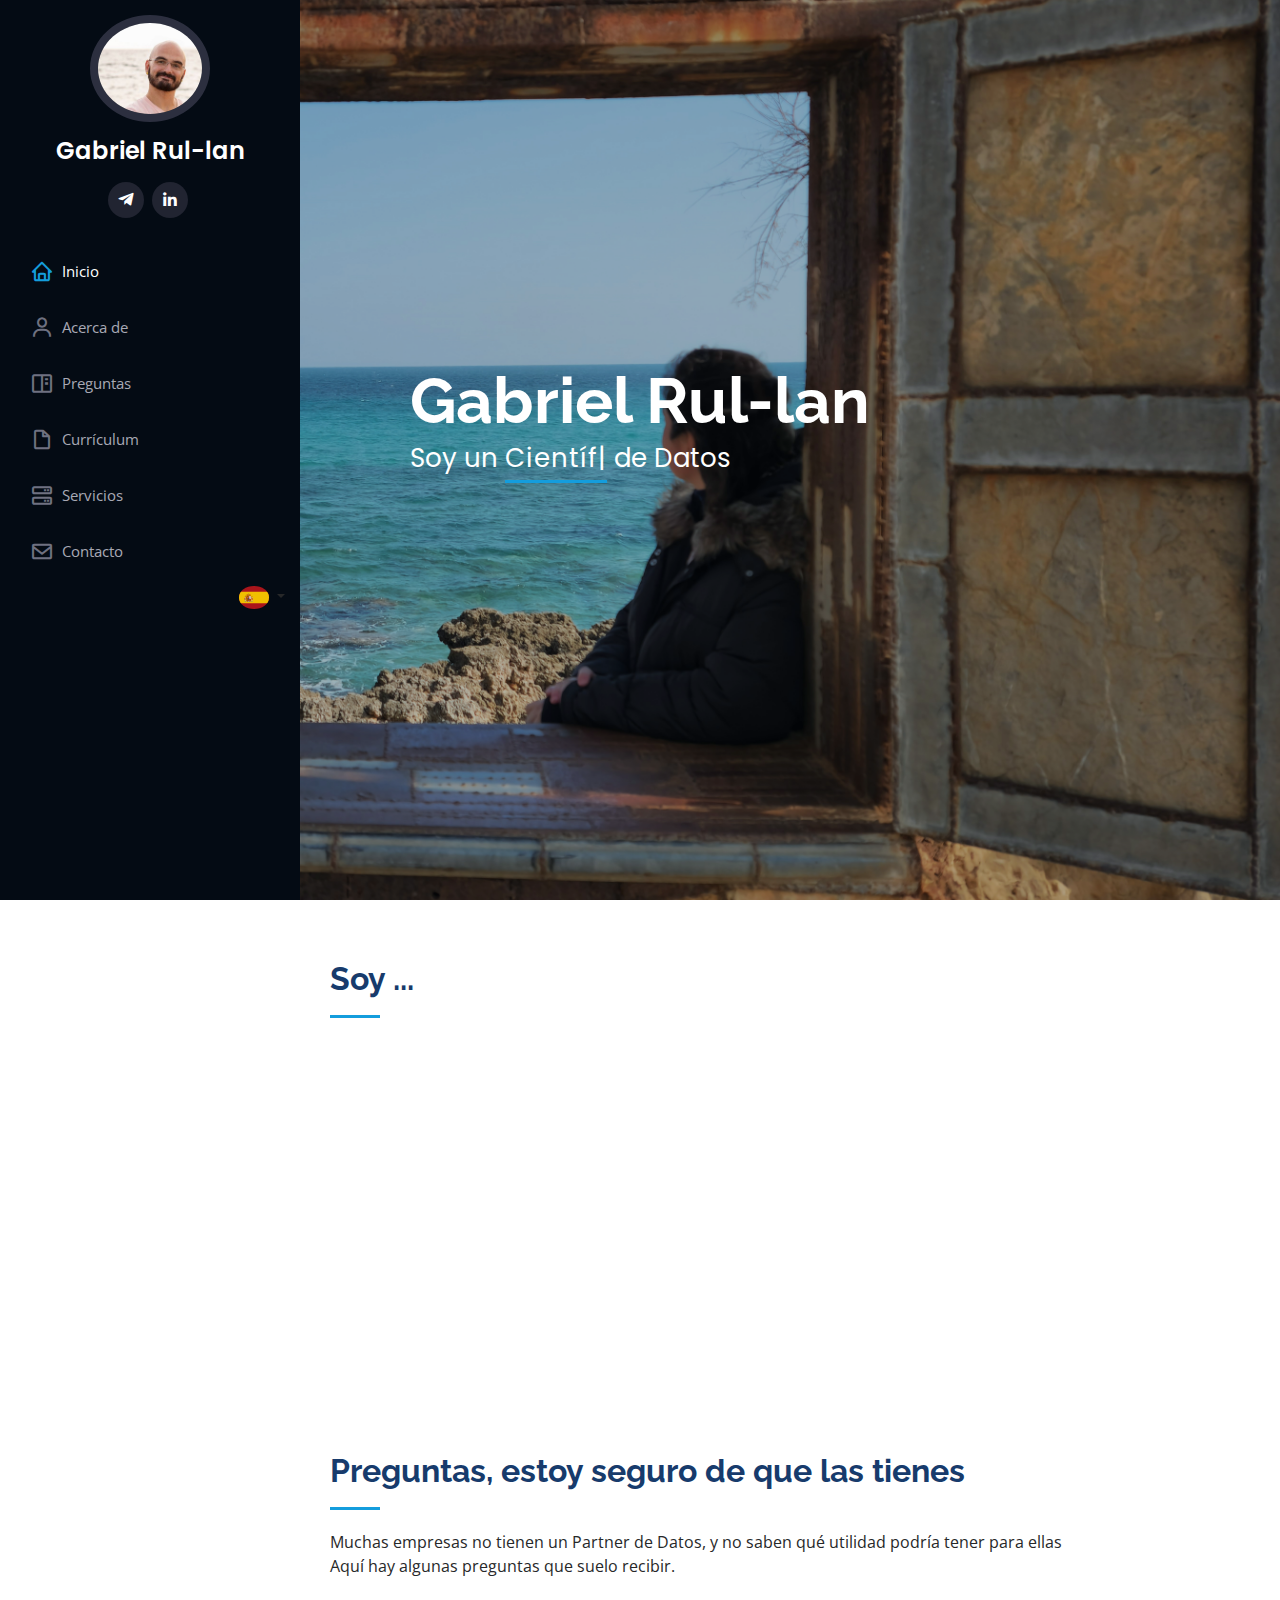
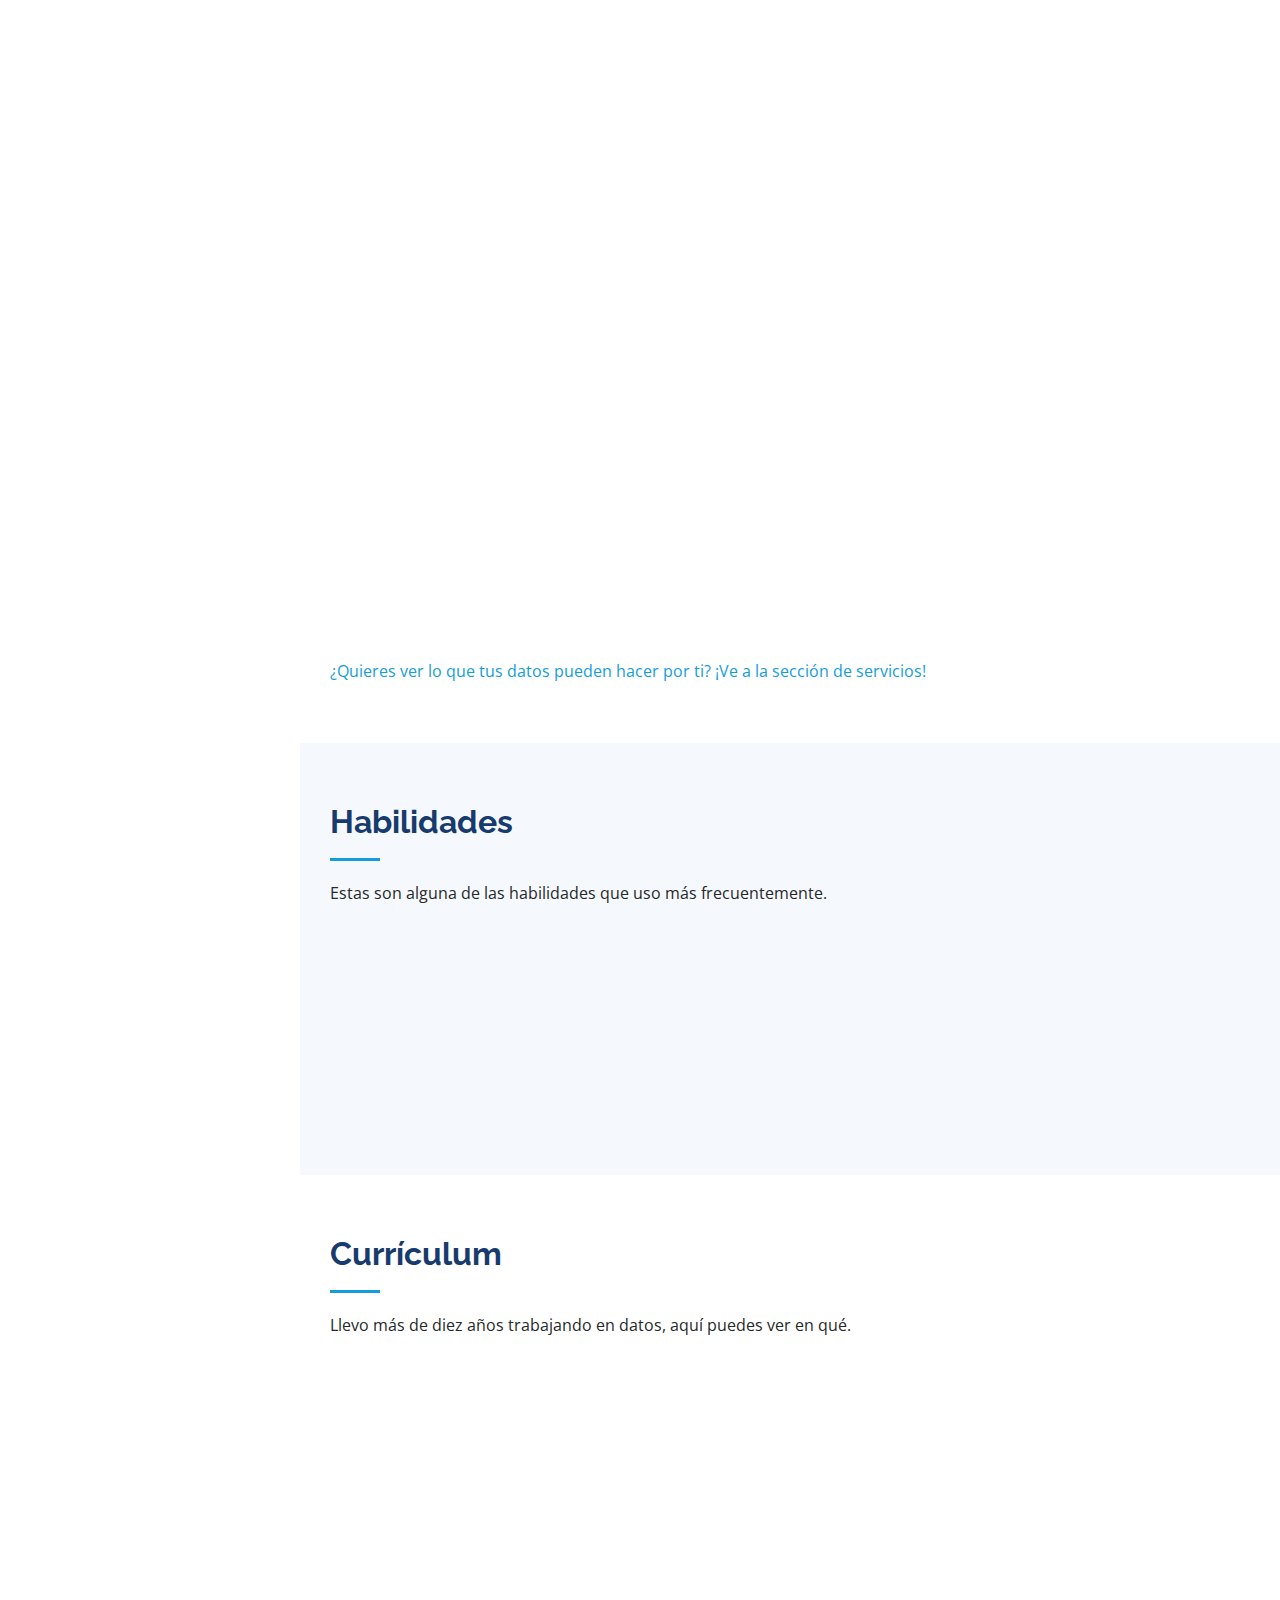
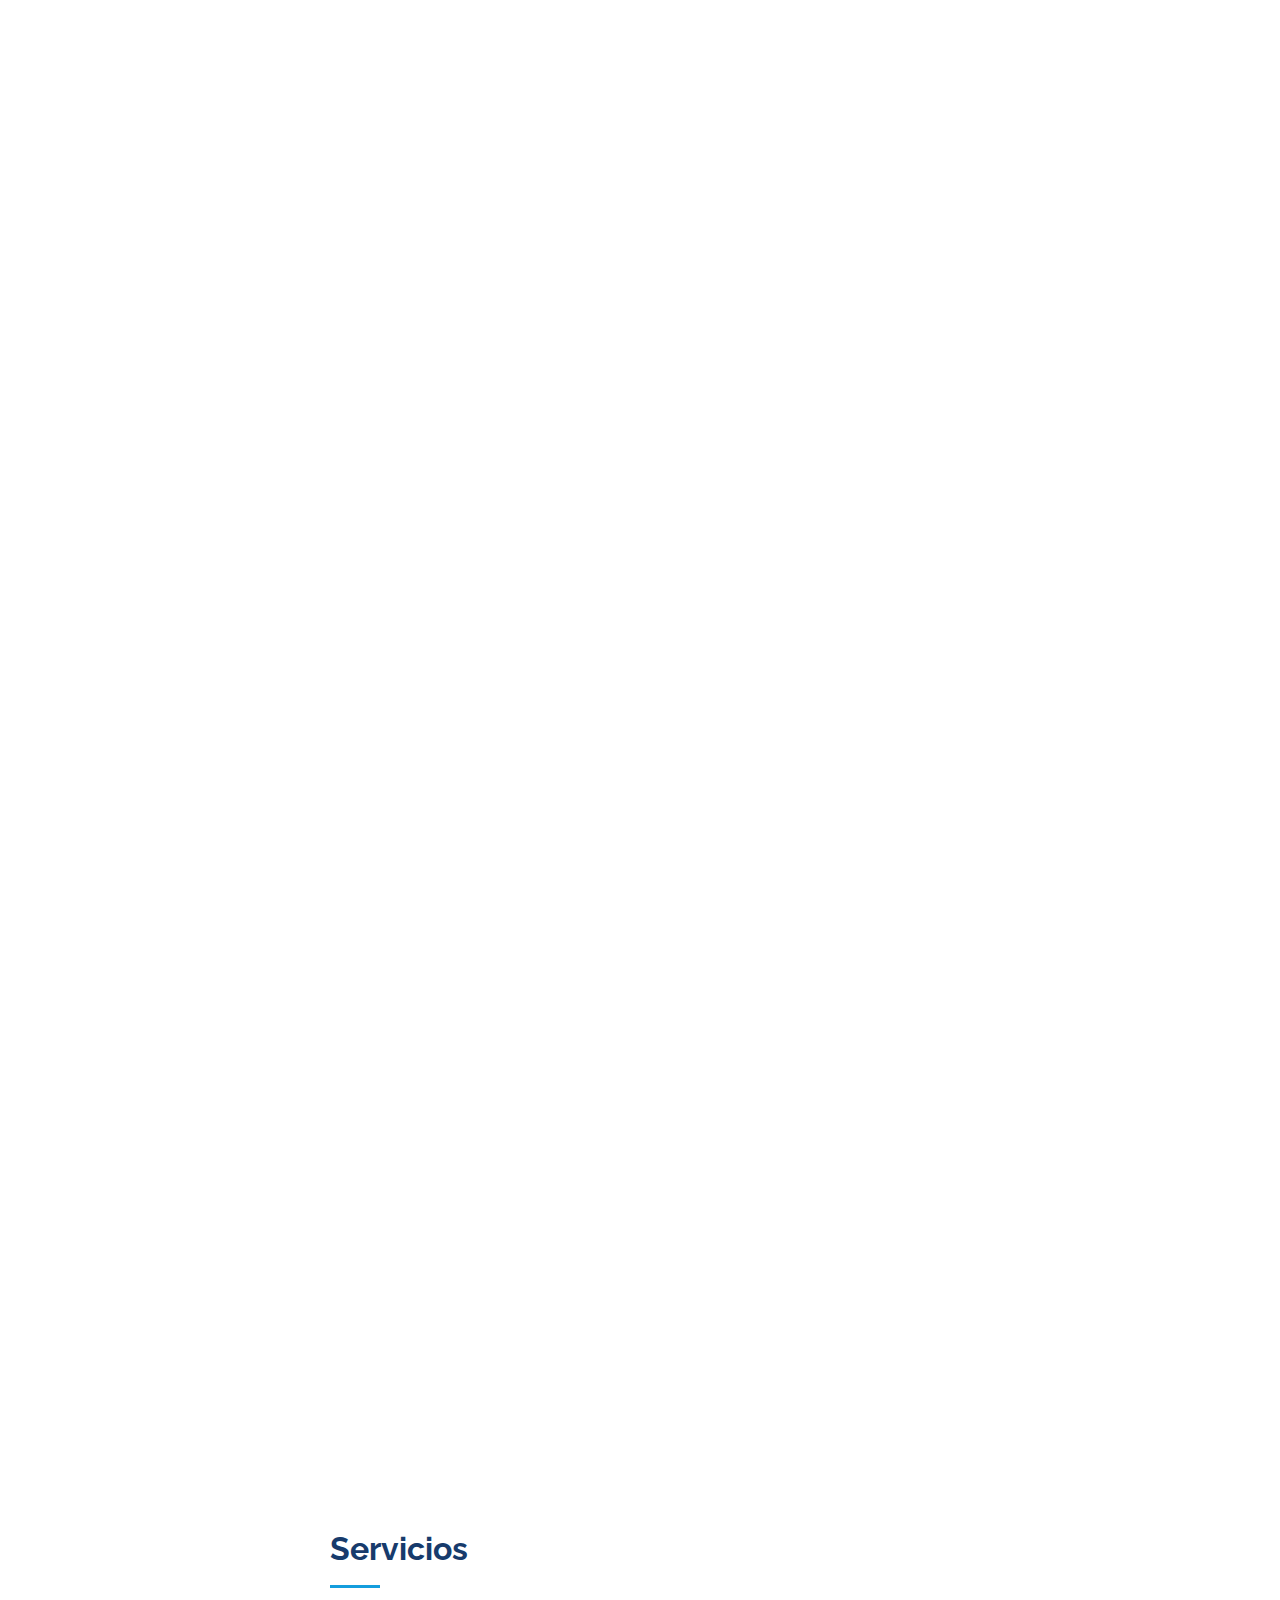
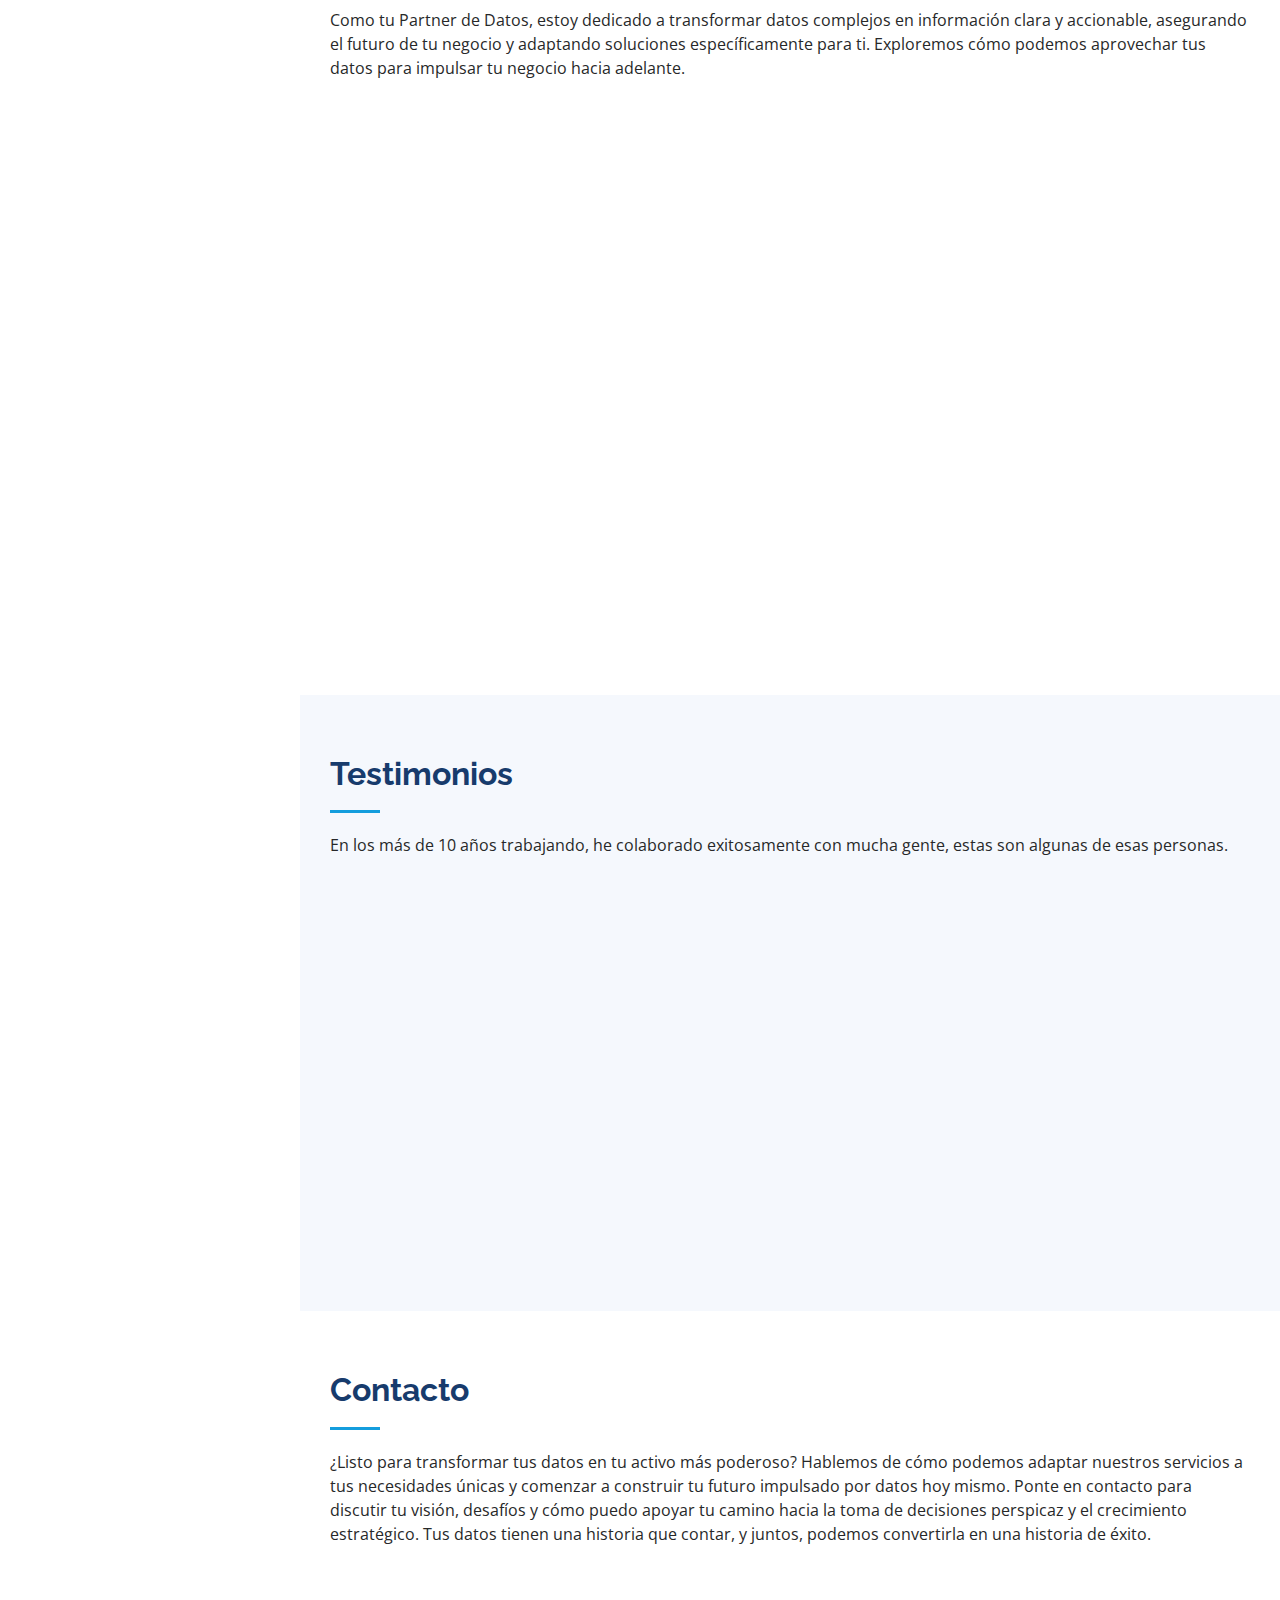
<file: es/index.html>
<!DOCTYPE html>
<html lang="es">

<head>
  <meta charset="utf-8">
  <meta content="width=device-width, initial-scale=1.0" name="viewport">

  <title>Gabriel Rul-lan, Data Partner - Esp</title>
  <meta content="" name="description">
  <meta content="" name="keywords">

  <!-- Favicons -->
  <link href="../assets/img/favicon.png" rel="icon">
  <link href="../assets/img/apple-touch-icon.png" rel="apple-touch-icon">

  <!-- Google Fonts -->
  <link href="https://fonts.googleapis.com/css?family=Open+Sans:300,300i,400,400i,600,600i,700,700i|Raleway:300,300i,400,400i,500,500i,600,600i,700,700i|Poppins:300,300i,400,400i,500,500i,600,600i,700,700i" rel="stylesheet">

  <!-- Vendor CSS Files -->
  <link href="../assets/vendor/aos/aos.css" rel="stylesheet">
  <link href="../assets/vendor/bootstrap/css/bootstrap.min.css" rel="stylesheet">
  <link href="../assets/vendor/bootstrap-icons/bootstrap-icons.css" rel="stylesheet">
  <link href="../assets/vendor/boxicons/css/boxicons.min.css" rel="stylesheet">
  <link href="../assets/vendor/glightbox/css/glightbox.min.css" rel="stylesheet">
  <link href="../assets/vendor/swiper/swiper-bundle.min.css" rel="stylesheet">

  <!-- Template Main CSS File -->
  <link href="../assets/css/style.css" rel="stylesheet">

  <meta property="og:title" content="Gabriel Rul-lan, Data Partner" />

  <meta property="og:description" content="Soy Gabriel Rul-lan y ésta es mi web para explicar cómo te benificiaría tenerme como tu Partner de Datos" />
  
  <meta property="og:image" content="../assets/img/profile-img.jpg" />
  
  <meta property="og:url" content="https://www.data-partner.xyz/es/" />
</head>

<body>

  <!-- ======= Mobile nav toggle button ======= -->
  <i class="bi bi-list mobile-nav-toggle d-xl-none"></i>

  <!-- ======= Header ======= -->
  <header id="header">
    <div class="d-flex flex-column">

      <div class="profile">
        <img src="../assets/img/profile-img.jpg" alt="" class="img-fluid rounded-circle">
        <h1 class="text-light"><a href="index.html">Gabriel Rul-lan</a></h1>
        <div class="social-links mt-3 text-center">
          <a href="https://t.me/gabriel_rullan" target=”_blank” class="telegram"><i class="bx bxl-telegram"></i></a>
          <a href="https://www.linkedin.com/in/gabriel-rullan/" target=”_blank” class="linkedin"><i class="bx bxl-linkedin"></i></a>
        </div>
      </div>

      <nav id="navbar" class="nav-menu navbar">
        <ul>
          <li><a href="#hero" class="nav-link scrollto active"><i class="bx bx-home"></i> <span>Inicio</span></a></li>
          <li><a href="#about" class="nav-link scrollto"><i class="bx bx-user"></i> <span>Acerca de</span></a></li>
          <li><a href="#questions" class="nav-link scrollto"><i class="bx bx-book-content"></i> <span>Preguntas</span></a></li>
          <li><a href="#resume" class="nav-link scrollto"><i class="bx bx-file-blank"></i> <span>Currículum</span></a></li>
          <li><a href="#services" class="nav-link scrollto"><i class="bx bx-server"></i> <span>Servicios</span></a></li>
          <li><a href="#contact" class="nav-link scrollto"><i class="bx bx-envelope"></i> <span>Contacto</span></a></li>
        </ul>       

      </nav><!-- .nav-menu -->
      <div class="nav-item dropdown language-switcher d-flex justify-content-end"> 
        <button class="nav-link btn btn-secondary dropdown-toggle" type="button" id="languageDropdown" data-bs-toggle="dropdown" aria-expanded="false">
          <img class="flag-icon" width="30px" src="../assets/img/spanish-flag.svg" alt="Spanish flag">
        </button>
        <ul class="dropdown-menu dropdown-menu-dark" aria-labelledby="languageDropdown">
          <li><a class="dropdown-item" href="https://www.data-partner.xyz/ca/"><img width="30px" src="../assets/img/catalan-flag.svg" alt="Catalan flag" class="flag-icon"> Català</a></li>
          <!-- <li><a class="dropdown-item" href="https://www.data-partner.xyz/es/"><img width="30px" src="../assets/img/spanish-flag.svg" alt="Spanish flag" class="flag-icon"> Español</a></li> -->
          <li><a class="dropdown-item" href="https://www.data-partner.xyz/"><img width="30px" src="../assets/img/english-flag.svg" alt="English flag" class="flag-icon"> English</a></li>
        </ul>
      </div>
      </div>
  </header><!-- End Header -->

  <!-- ======= Hero Section ======= -->
  <section id="hero" class="d-flex flex-column justify-content-center align-items-center">
    <div class="hero-container" data-aos="fade-in">
      <h1>Gabriel Rul-lan</h1>
      <p>Soy un <span class="typed" data-typed-items="Científico, Analista, Consultor, Freelance, Partner"></span> de Datos</p>
    </div>
  </section><!-- End Hero -->

  <main id="main">

    <!-- ======= About Section ======= -->
    <section id="about" class="about">
      <div class="container">

        <div class="section-title">
          <h2>Soy ...</h2>
        </div>

        <div class="row">
          <div class="col-lg-4" data-aos="fade-right">
            <img src="../assets/img/profile-img-itsme.jpg" class="img-fluid" alt="">
          </div>
          <div class="col-lg-8 pt-4 pt-lg-0 content" data-aos="fade-left">
            <h3>... ¡tu Partner de Datos!</h3>
            <!-- <p class="fst-italic">
              Lorem ipsum dolor sit amet, consectetur adipiscing elit, sed do eiusmod tempor incididunt ut labore et dolore
              magna aliqua.
            </p>
            <div class="row">
              <div class="col-lg-6">
                <ul>
                  <li><i class="bi bi-chevron-right"></i> <strong>Birthday:</strong> <span>1 May 1995</span></li>
                  <li><i class="bi bi-chevron-right"></i> <strong>Website:</strong> <span>www.example.com</span></li>
                  <li><i class="bi bi-chevron-right"></i> <strong>Phone:</strong> <span>+123 456 7890</span></li>
                  <li><i class="bi bi-chevron-right"></i> <strong>City:</strong> <span>New York, USA</span></li>
                </ul>
              </div>
              <div class="col-lg-6">
                <ul>
                  <li><i class="bi bi-chevron-right"></i> <strong>Age:</strong> <span>30</span></li>
                  <li><i class="bi bi-chevron-right"></i> <strong>Degree:</strong> <span>Master</span></li>
                  <li><i class="bi bi-chevron-right"></i> <strong>PhEmailone:</strong> <span>email@example.com</span></li>
                  <li><i class="bi bi-chevron-right"></i> <strong>Freelance:</strong> <span>Available</span></li>
                </ul>
              </div>
            </div> -->
            <p>Soy Gabriel Rul-lan, un desarrollador con una década de experiencia en ingeniería de datos, análisis e inteligencia empresarial.</p>
            <p>No estoy aquí solo para ofrecer servicios, sino para convertirme en tu Partner de Datos de confianza, entregando soluciones innovadoras de datos de principio a fin.</p>
            <p>Mi objetivo es convertirme en el Partner de Datos de muchas empresas a las cuales las grandes firmas de consultoría realmente no tratarían con cuidado, pero que merecen la calidad de verdaderos expertos en datos.</p>
            
          </div>
        </div>

      </div>
    </section><!-- End About Section -->

      <!-- ======= Questions Section ======= -->
    <section id="questions" class="services">
      <div class="container">

        <div class="section-title">
          <h2>Preguntas, estoy seguro de que las tienes</h2>
          <p>Muchas empresas no tienen un Partner de Datos, y no saben qué utilidad podría tener para ellas</p>
          <p>Aquí hay algunas preguntas que suelo recibir.</p>
        </div>

        <div class="row">
          <div class="col-lg-4 col-md-6 icon-box" data-aos="fade-up">
            <div class="icon"><i class="bi bi-box2-heart-fill"></i></div>
            <h4 class="title"><a href="">¿Qué es un Partner de Datos?</a></h4>
            <p class="description">Un Partner de Datos va más allá del papel tradicional de un proveedor de servicios. Como tu Partner de Datos, actúo como una extensión de tu equipo realizando cualquier servicio de datos que puedas necesitar.</p>
          </div>
          <div class="col-lg-4 col-md-6 icon-box" data-aos="fade-up" data-aos-delay="100">
            <div class="icon"><i class="bi bi-briefcase "></i></div>
            <h4 class="title"><a href="">Suena a consultoría</a></h4>
            <p class="description">Las consultoras suelen intentar capturar clientes para convertirlos en un proyecto inacabable. Mi objetivo es crear sinergias con empresas mediante los proyectos que éstas necesiten.</p> 
          </div>
        <div class="col-lg-4 col-md-6 icon-box" data-aos="fade-up">
          <div class="icon"><i class="bi bi-graph-up"></i></div>
          <h4 class="title"><a href="">Yo tengo pocos datos, no me interesa algo complicado</a></h4>
          <p class="description">Haremos una solución a medida, con la complejidad adaptada para tu empresa y tus datos.</p>
        </div>
          <div class="col-lg-4 col-md-6 icon-box" data-aos="fade-up" data-aos-delay="100">
            <div class="icon"><i class="bi bi-cc-square"></i></div>
            <h4 class="title"><a href="">¿Cuál es el nombre de lo que estás vendiendo?</a></h4>
            <p class="description">No tengo una solución para venderte, trabajo con tus problemas y encuentro <strong>tu solución</strong>.</p>
          </div>
          <div class="col-lg-4 col-md-6 icon-box" data-aos="fade-up" data-aos-delay="300">
            <div class="icon"><i class="bi bi-gem"></i></div>
            <h4 class="title"><a href="">¿Por qué no simplemente contratar internamente?</a></h4>
            <p class="description">Tiempo y dinero: para comenzar tu viaje de datos necesitarías contratar expertos y, tras montarlo todo, mantenerlos contigo.</p>
          </div>
        </div>
        <div class="col-lg-12 col-md-6 icon-box" data-aos="fade-up" data-aos-delay="500">
          <div class="icon"><i class="bi bi-lightbulb"></i></div>
          <h4 class="title"><a href="">¿Puedes darme un ejemplo?</a></h4>
          <p class="description"> Piénsalo como si necesitaras una Oficina de Datos. Vendré, miraremos los requisitos, construiré tu oficina y te mostraré cómo mantenerla y usarla. Luego me mantendré en contacto si necesitas más cosas "grandes". Las operaciones y el día a día serán todos tuyos, sin dependencias adicionales.</p>
        </div>
        <a href="#services">¿Quieres ver lo que tus datos pueden hacer por ti? ¡Ve a la sección de servicios!</a>
      </div>
    </section>
  <!-- End Questions Section -->

    <!-- ======= Habilidades Section ======= -->
    <section id="skills" class="skills section-bg">
      <div class="container">

        <div class="section-title">
          <h2>Habilidades</h2>
          <p>Estas son alguna de las habilidades que uso más frecuentemente.</p>
        </div>

        <div class="row skills-content">

          <div class="col-lg-6" data-aos="fade-up">

            <div class="progress">
              <span class="skill">Estrategia de datos <i class="val">100%</i></span>
              <div class="progress-bar-wrap">
                <div class="progress-bar" role="progressbar" aria-valuenow="100" aria-valuemin="0" aria-valuemax="100"></div>
              </div>
            </div>

            <div class="progress">
              <span class="skill">Gestión de proyectos<i class="val">90%</i></span>
              <div class="progress-bar-wrap">
                <div class="progress-bar" role="progressbar" aria-valuenow="90" aria-valuemin="0" aria-valuemax="100"></div>
              </div>
            </div>

            <div class="progress">
              <span class="skill">Python <i class="val">75%</i></span>
              <div class="progress-bar-wrap">
                <div class="progress-bar" role="progressbar" aria-valuenow="75" aria-valuemin="0" aria-valuemax="100"></div>
              </div>
            </div>

          </div>

          <div class="col-lg-6" data-aos="fade-up" data-aos-delay="100">

            <div class="progress">
              <span class="skill">Análisis de datos<i class="val">80%</i></span>
              <div class="progress-bar-wrap">
                <div class="progress-bar" role="progressbar" aria-valuenow="80" aria-valuemin="0" aria-valuemax="100"></div>
              </div>
            </div>

            <div class="progress">
              <span class="skill">Business Intelligence <i class="val">90%</i></span>
              <div class="progress-bar-wrap">
                <div class="progress-bar" role="progressbar" aria-valuenow="90" aria-valuemin="0" aria-valuemax="100"></div>
              </div>
            </div>

            <div class="progress">
              <span class="skill">Ingeniería de datos<i class="val">80%</i></span>
              <div class="progress-bar-wrap">
                <div class="progress-bar" role="progressbar" aria-valuenow="80" aria-valuemin="0" aria-valuemax="100"></div>
              </div>
            </div>

          </div>

        </div>

      </div>
    </section><!-- End Habilidades Section -->

    <!-- ======= Resume Section ======= -->
<!-- ======= Sección de Currículum ======= -->
<section id="resume" class="resume">
  <div class="container">

    <div class="section-title">
      <h2>Currículum</h2>
      <p>Llevo más de diez años trabajando en datos, aquí puedes ver en qué.</p>
    </div>

    <div class="row">
      <div class="col-lg-6" data-aos="fade-up">
        <h3 class="resume-title">Resumen</h3>
        <div class="resume-item pb-0">
          <h4>Gabriel Rul-lan</h4>
          <p><em>Partner de Datos experimentado con un conjunto de habilidades integrales en ingeniería de datos, análisis e inteligencia empresarial, dedicado a proporcionar soluciones de datos innovadoras y fomentar asociaciones comerciales a largo plazo.</em></p>
          <ul>
            <li>gabriel@data-partner.xyz</li>
          </ul>
        </div>

        <h3 class="resume-title">Educación</h3>
        <div class="resume-item">
          <h4>Licenciatura en Ciencias (BS) Matemáticas</h4>
          <h5>2013</h5>
          <p><em>Universitat de les Illes Balears</em></p>
        </div>
        <div class="resume-item">
          <h4>Master en Administración de Empresas</h4>
          <h5>2014</h5>
          <p><em>ESERP Business School</em></p>
        </div>
        <h3 class="resume-title">Experiencia Freelance</h3>
        <div class="resume-item">
          <h4>Partner de Datos y Experto en Soluciones</h4>
          <h5>Septiembre 2023 - Actualidad</h5>
          <p><em>Startup en Modo Sigiloso</em></p>
          <ul>
            <li>Liderando el diseño de una startup enfocada en Soluciones de Datos desde cero.</li>
          </ul>
        </div>
        <div class="resume-item">
          <h4>Partner de Datos y Experto en Soluciones</h4>
          <h5>Enero 2023 - Junio 2023</h5>
          <p><em>Mapfre</em></p>
          <ul>
            <li>Liderando una transformación en cómo el equipo del Centro de Contacto gestionaba e interactuaba con los datos.</li>
            <li>Creando herramientas innovadoras para los procesos de análisis y optimización de datos.</li>
          </ul>
        </div>
        <div class="resume-item">
          <h4>Especialista Dinámico en Datos: Auditoría Interna</h4>
          <h5>Abril 2022 - Diciembre 2022</h5>
          <p><em>Boehringer Ingelheim</em></p>
          <ul>
            <li>Creando herramientas para analizar rápidamente grandes conjuntos de datos, mejorando la eficiencia y efectividad del proceso de auditoría.</li>
          </ul>
        </div>
        <div class="resume-item">
          <h4>Ingeniero de Datos/Analista/Científico</h4>
          <h5>Marzo 2021 - Abril 2022</h5>
          <p><em>Movinga</em></p>
          <ul>
            <li>Líder del equipo del departamento de Inteligencia de Negocios.</li>
            <li>Refactorizando la plataforma de datos de la empresa, 2000 líneas de código en ETLs y más de 24 informes en Tableau y entrenando a 4 júniors.</li>
          </ul>
        </div>
      </div>
      <div class="col-lg-6" data-aos="fade-up" data-aos-delay="100">
        <h3 class="resume-title">Experiencia Pre-Freelance</h3>

        <div class="resume-item">
          <h4>Científico de Datos</h4>
          <h5>Octubre 2020 - Marzo 2021</h5>
          <p><em>SOLUCIONES DE PROGRAMACIÓN AVANZADA SL (APSL)</em></p>
          <ul>
            <li>Desarrollo de Soluciones Integrales de Datos utilizando herramientas ETL (SSIS, Stitch, dbt).</li>
            <li>Análisis de datos con Python, Inteligencia de Negocios y d esarrollo de algoritmos.</li>
          </ul>
        </div>

        <div class="resume-item">
          <h4>Gerente de Proyecto, Especialista en Análisis</h4>
          <h5>Agosto 2016 - Octubre 2020</h5>
          <p><em>SOLUCIONES DE PROGRAMACIÓN AVANZADA SL (APSL)</em></p>
          <ul>
            <li>Gestionando un equipo de desarrolladores en proyectos, especialmente en el sector turístico, centrándose en la gestión de equipos, análisis de negocios y gestión de cuentas clave.</li>
          </ul>
        </div>

        <div class="resume-item">
          <h4>Analista de Negocios</h4>
          <h5>Febrero 2016 - Agosto 2016</h5>
          <p><em>Mind Analytics</em></p>
          <!-- <ul>
            <li>Gestionando proyectos de Inteligencia de Negocios utilizando AWS, herramientas ETL y herramientas BI (Qlik, Tableau).</li>
          </ul> -->
        </div>

        <div class="resume-item">
          <h4>Consultor Sénior de Inteligencia de Negocios</h4>
          <h5>Julio 2014 - Febrero 2016</h5>
          <p><em>Grupo SDG España</em></p>
          <!-- <ul>
            <li>Administró el conjunto de Inteligencia de Negocios para empresas farmacéuticas, enfocándose en tableros interactivos, informes periódicos y servidores de Qlikview.</li>
          </ul> -->
        </div>

        <div class="resume-item">
          <h4>Desarrollador Jefe de Inteligencia de Negocios</h4>
          <h5>Febrero 2014 - Julio 2014</h5>
          <p><em>Tecnologías SM2</em></p>
          <!-- <ul>
            <li>Liderant las iniciativas de BI de la compañía utilizando Qlikview y Tableau.</li>
          </ul> -->
        </div>

        <div class="resume-item">
          <h4>Analista de Datos</h4>
          <h5>Agosto 2013 - Febrero 2014</h5>
          <p><em>PlaySpace</em></p>
          <!-- <ul>
            <li>Realizó análisis de datos para estrategias de ingresos.</li>
          </ul> -->
        </div>

        <div class="resume-item">
          <h4>Desarrollador Jefe de Inteligencia de Negocios</h4>
          <h5>Agosto 2013 - Febrero 2014</h5>
          <!-- <p><em>Logitravel</em></p>
          <ul>
            <li>Responsable de desarrollar y gestionar la BI para toda la empresa.</li>
          </ul> -->
        </div>

      </div>
    </div>
  </div>
</section>

    
    <!-- ======= Services Section ======= -->
    <section id="services" class="services">
      <div class="container">

        <div class="section-title">
          <h2>Servicios</h2>
          <p>Como tu Partner de Datos, estoy dedicado a transformar datos complejos en información clara y accionable, asegurando el futuro de tu negocio y adaptando soluciones específicamente para ti. Exploremos cómo podemos aprovechar tus datos para impulsar tu negocio hacia adelante.</p>
        </div>

        <div class="row">
          <div class="col-lg-4 col-md-6 icon-box" data-aos="fade-up">
            <div class="icon"><i class="bi bi-graph-up"></i></div>
            <h4 class="title"><a href="">Simplificación de Datos</a></h4>
            <p class="description">Transforma los datos en decisiones. Unifica fuentes de datos dispares en un sistema cohesivo con herramientas de informes avanzadas para informarte y alertarte sobre métricas críticas de negocio.</p>
          </div>
          <div class="col-lg-4 col-md-6 icon-box" data-aos="fade-up" data-aos-delay="100">
            <div class="icon"><i class="bi bi-shield-lock"></i></div>
            <h4 class="title"><a href="">Protege el Futuro de Tu Negocio</a></h4>
            <p class="description">Mantente adelante de las curvas tecnológicas, asegurando que tu negocio se adapte sin problemas a los avances sin el esfuerzo de mantenerse al día con la carrera tecnológica.</p>
          </div>
          <div class="col-lg-4 col-md-6 icon-box" data-aos="fade-up" data-aos-delay="200">
            <div class="icon"><i class="bi bi-toggles2"></i></div>
            <h4 class="title"><a href="">Soluciones Personalizadas</a></h4>
            <p class="description">Obtén exactamente lo que necesitas, sin excesos. Proyectos diseñados para adaptarse a tu flujo de trabajo, asegurando comodidad y facilidad de uso sin forzar cambios drásticos.</p>
          </div>
          <div class="col-lg-4 col-md-6 icon-box" data-aos="fade-up" data-aos-delay="300">
            <div class="icon"><i class="bi bi-gem"></i></div>
            <h4 class="title"><a href="">Descubre Tu Pepita de Oro</a></h4>
            <p class="description">Descubre las fortalezas y oportunidades clave dentro de tus datos para impulsar tu negocio hacia adelante, enfocándote en el crecimiento sostenible y en insights estratégicos.</p>
          </div>
          <div class="col-lg-4 col-md-6 icon-box" data-aos="fade-up" data-aos-delay="400">
            <div class="icon"><i class="bi bi-briefcase"></i></div>
            <h4 class="title"><a href="">Reduce Riesgos, Ahorra Dinero</a></h4>
            <p class="description">Aprovecha decisiones informadas para minimizar riesgos y costos. Un mejor manejo de tus datos significa ahorrar dinero evitando imprevistos.</p>
          </div>
          <div class="col-lg-4 col-md-6 icon-box" data-aos="fade-up" data-aos-delay="500">
            <div class="icon"><i class="bi bi-lightbulb"></i></div>
            <h4 class="title"><a href="">Generación de Perspectivas</a></h4>
            <p class="description">Usa tus datos como una bola de cristal para predecir y prepararte para las tendencias futuras. Nuestra experiencia analítica convierte los datos en una herramienta visionaria para tu negocio.</p>
          </div>
        </div>

      </div>
    </section>
    <!-- End Services Section -->



    
    <!-- ======= Testimonios Section ======= -->
    <section id="testimonials" class="testimonials section-bg">
      <div class="container">
    
        <div class="section-title">
          <h2>Testimonios</h2>
          <p>En los más de 10 años trabajando, he colaborado exitosamente con mucha gente, estas son algunas de esas personas.</p>
          <!-- <p>Se han usado imágenes generadas para proteger su imagen privada</p> -->
        </div>
    
        <div class="testimonials-slider swiper" data-aos="fade-up" data-aos-delay="100">
          <div class="swiper-wrapper">
    
            <div class="swiper-slide">
              <div class="testimonial-item" data-aos="fade-up">
                <p>
                  <i class="bx bxs-quote-alt-left quote-icon-left"></i>
                  Sus habilidades y ética de trabajo son encomiables y han contribuido significativamente al éxito de nuestros proyectos.
                </p>
                <!-- <img src="../assets/img/testimonials/testimonials-1.webp" class="testimonial-img" alt=""> -->
                <h3>Jacob Kratzsch</h3>
                <h4>CEO &amp; Fundador</h4>
              </div>
            </div><!-- Fin del ítem de testimonio -->
    
            <div class="swiper-slide">
              <div class="testimonial-item" data-aos="fade-up" data-aos-delay="100">
                <p>
                  <i class="bx bxs-quote-alt-left quote-icon-left"></i>
                  Gabriel es un activo valioso para cualquier equipo de ciencia de datos y estoy seguro de que sobresalirá en cualquier futuro empeño.
                </p>
                <!-- <img src="../assets/img/testimonials/testimonials-2.webp" class="testimonial-img" alt=""> -->
                <h3>Ayo Ayedefa</h3>
                <h4>Jefe de BI</h4>
              </div>
            </div><!-- Fin del ítem de testimonio -->
    
            <div class="swiper-slide">
              <div class="testimonial-item" data-aos="fade-up" data-aos-delay="200">
                <p>
                  <i class="bx bxs-quote-alt-left quote-icon-left"></i>
                  Gabriel es una de las personas más dedicadas, pacientes e innovadoras con las que he tenido el placer de trabajar en cualquier capacidad.
                </p>
                <!-- <img src="../assets/img/testimonials/testimonials-3.webp" class="testimonial-img" alt=""> -->
                <h3>Xialu Zheng</h3>
                <h4>Científico de Datos Junior</h4>
              </div>
            </div><!-- Fin del ítem de testimonio -->
    
            <div class="swiper-slide">
              <div class="testimonial-item" data-aos="fade-up" data-aos-delay="300">
                <p>
                  <i class="bx bxs-quote-alt-left quote-icon-left"></i>
                  Su experiencia fue crucial en la construcción de nuestra plataforma desde cero, impulsándonos por delante del calendario gracias a su compromiso y habilidad.
                </p>
                <!-- <img src="../assets/img/testimonials/testimonials-4.webp" class="testimonial-img" alt=""> -->
                <h3>Arjun Katyal</h3>
                <h4>Jefe de Auditorías Internas</h4>
              </div>
            </div><!-- Fin del ítem de testimonio -->
            <div class="swiper-slide">
              <div class="testimonial-item" data-aos="fade-up" data-aos-delay="300">
                <p>
                  <i class="bx bxs-quote-alt-left quote-icon-left"></i>
                  Transformó nuestro conjunto de datos, mejorando la toma de decisiones y la eficiencia con su experiencia.
                </p>
                <!-- <img src="../assets/img/testimonials/testimonials-5.webp" class="testimonial-img" alt=""> -->
                <h3>Ash</h3>
                <h4>Founder</h4>
              </div>
            </div><!-- Fin del ítem de testimonio -->
          </div>
          <div class="swiper-pagination"></div>
        </div>
    
        <!-- Fin del ítem de testimonio -->
      </div>
    </div>
    
      </div>
    </section><!-- Fin de la Sección de Testimonios -->
    <!-- End Testimonios Section -->

    <!-- ======= Contacto Section ======= -->
    <section id="contact" class="contact">
      <div class="container">

        <div class="section-title">
          <h2>Contacto</h2>
          <p>¿Listo para transformar tus datos en tu activo más poderoso? Hablemos de cómo podemos adaptar nuestros servicios a tus necesidades únicas y comenzar a construir tu futuro impulsado por datos hoy mismo. Ponte en contacto para discutir tu visión, desafíos y cómo puedo apoyar tu camino hacia la toma de decisiones perspicaz y el crecimiento estratégico. Tus datos tienen una historia que contar, y juntos, podemos convertirla en una historia de éxito.</p>

        <div class="row" data-aos="fade-in">

          <div class="col-lg-5 d-flex align-items-stretch">
            <div class="info">
              <!-- <div class="address">
                <i class="bi bi-geo-alt"></i>
                <h4>Ubicación:</h4>
                <p>Palma de Mallorca, Spain, 07001</p>
              </div> -->

              <div class="email mt-5">
                <i class="bi bi-envelope"></i>
                <h4>Correo electrónico:</h4>
                <a href="mailto:gabriel@data-partner.xyz" target="_blank">gabriel@data-partner.xyz</a>
              </div>

              <div class="phone mt-5">
                <i class="bi bi-phone"></i>
                <h3>Teléfono:</h3>
                <a href="tel:+34638952623" target="_blank">+34 638 95 26 23</a>
              </div>

                <div class="info-box mt-5">
                  <i class="bi bi-telegram"></i>
                  <h3>Telegram:</h3>
                  <a href="https://t.me/gabriel_rullan" target="_blank">@gabriel_rullan</a>
                </div>
              <!-- <div class="phone">
                <i class="bi bi-phone"></i>
                <h4>Llamar:</h4>
                <p>+34 665 45 08 25</p>
              </div> -->

              <!-- <iframe src="https://www.google.com/maps/embed?pb=!1m14!1m8!1m3!1d12097.433213460943!2d-74.0062269!3d40.7101282!3m2!1i1024!2i768!4f13.1!3m3!1m2!1s0x0%3A0xb89d1fe6bc499443!2sDowntown+Conference+Center!5e0!3m2!1smk!2sbg!4v1539943755621" frameborder="0" style="border:0; width: 100%; height: 290px;" allowfullscreen></iframe> -->
            </div>

          </div>


        </div>

      </div>
    </section><!-- End Contacto Section -->

  </main><!-- End #main -->

  <a href="#" class="back-to-top d-flex align-items-center justify-content-center"><i class="bi bi-arrow-up-short"></i></a>

  <!-- Vendor JS Files -->
  <script src="../assets/vendor/purecounter/purecounter_vanilla.js"></script>
  <script src="../assets/vendor/aos/aos.js"></script>
  <script src="../assets/vendor/bootstrap/js/bootstrap.bundle.min.js"></script>
  <script src="../assets/vendor/glightbox/js/glightbox.min.js"></script>
  <script src="../assets/vendor/isotope-layout/isotope.pkgd.min.js"></script>
  <script src="../assets/vendor/swiper/swiper-bundle.min.js"></script>
  <script src="../assets/vendor/typed.js/typed.umd.js"></script>
  <script src="../assets/vendor/waypoints/noframework.waypoints.js"></script>
  <script src="../assets/vendor/php-email-form/validate.js"></script>

  <!-- Template Main JS File -->
  <script src="../assets/js/main.js"></script>

</body>

</html>
</file>
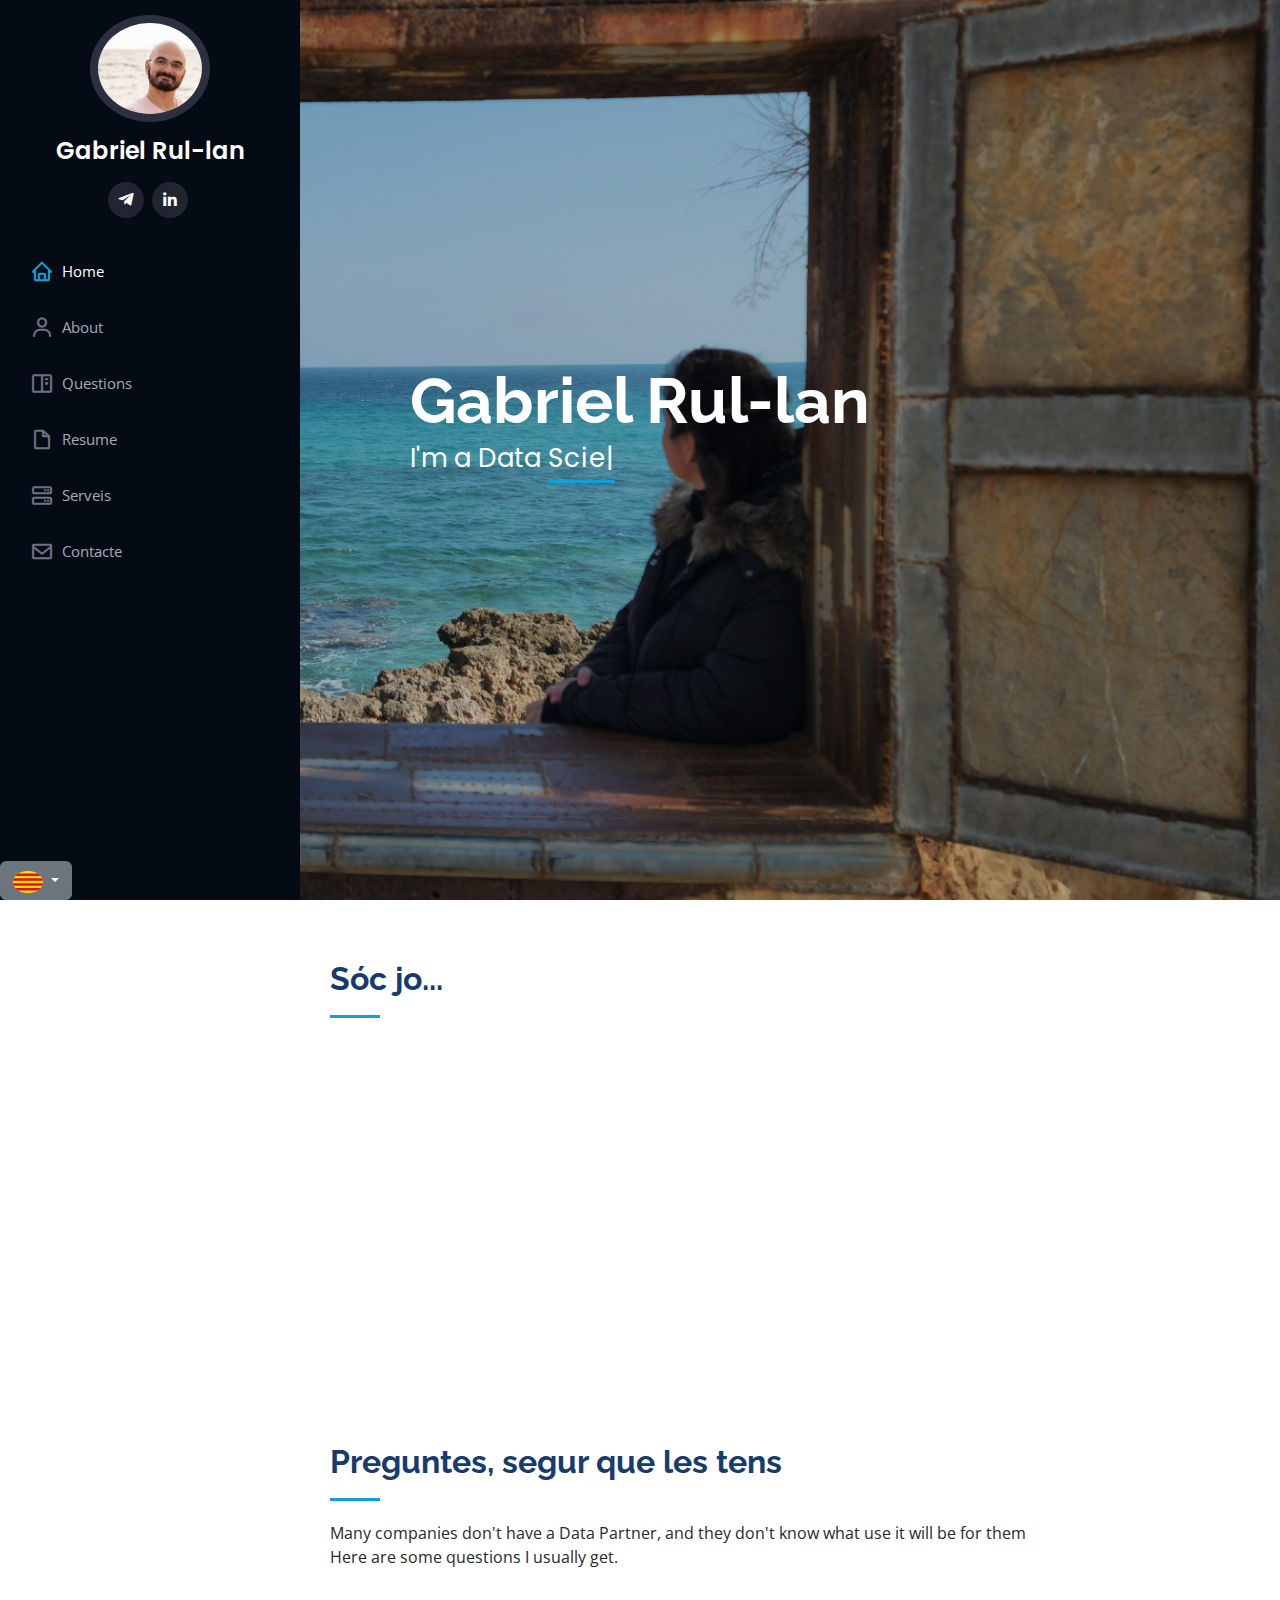
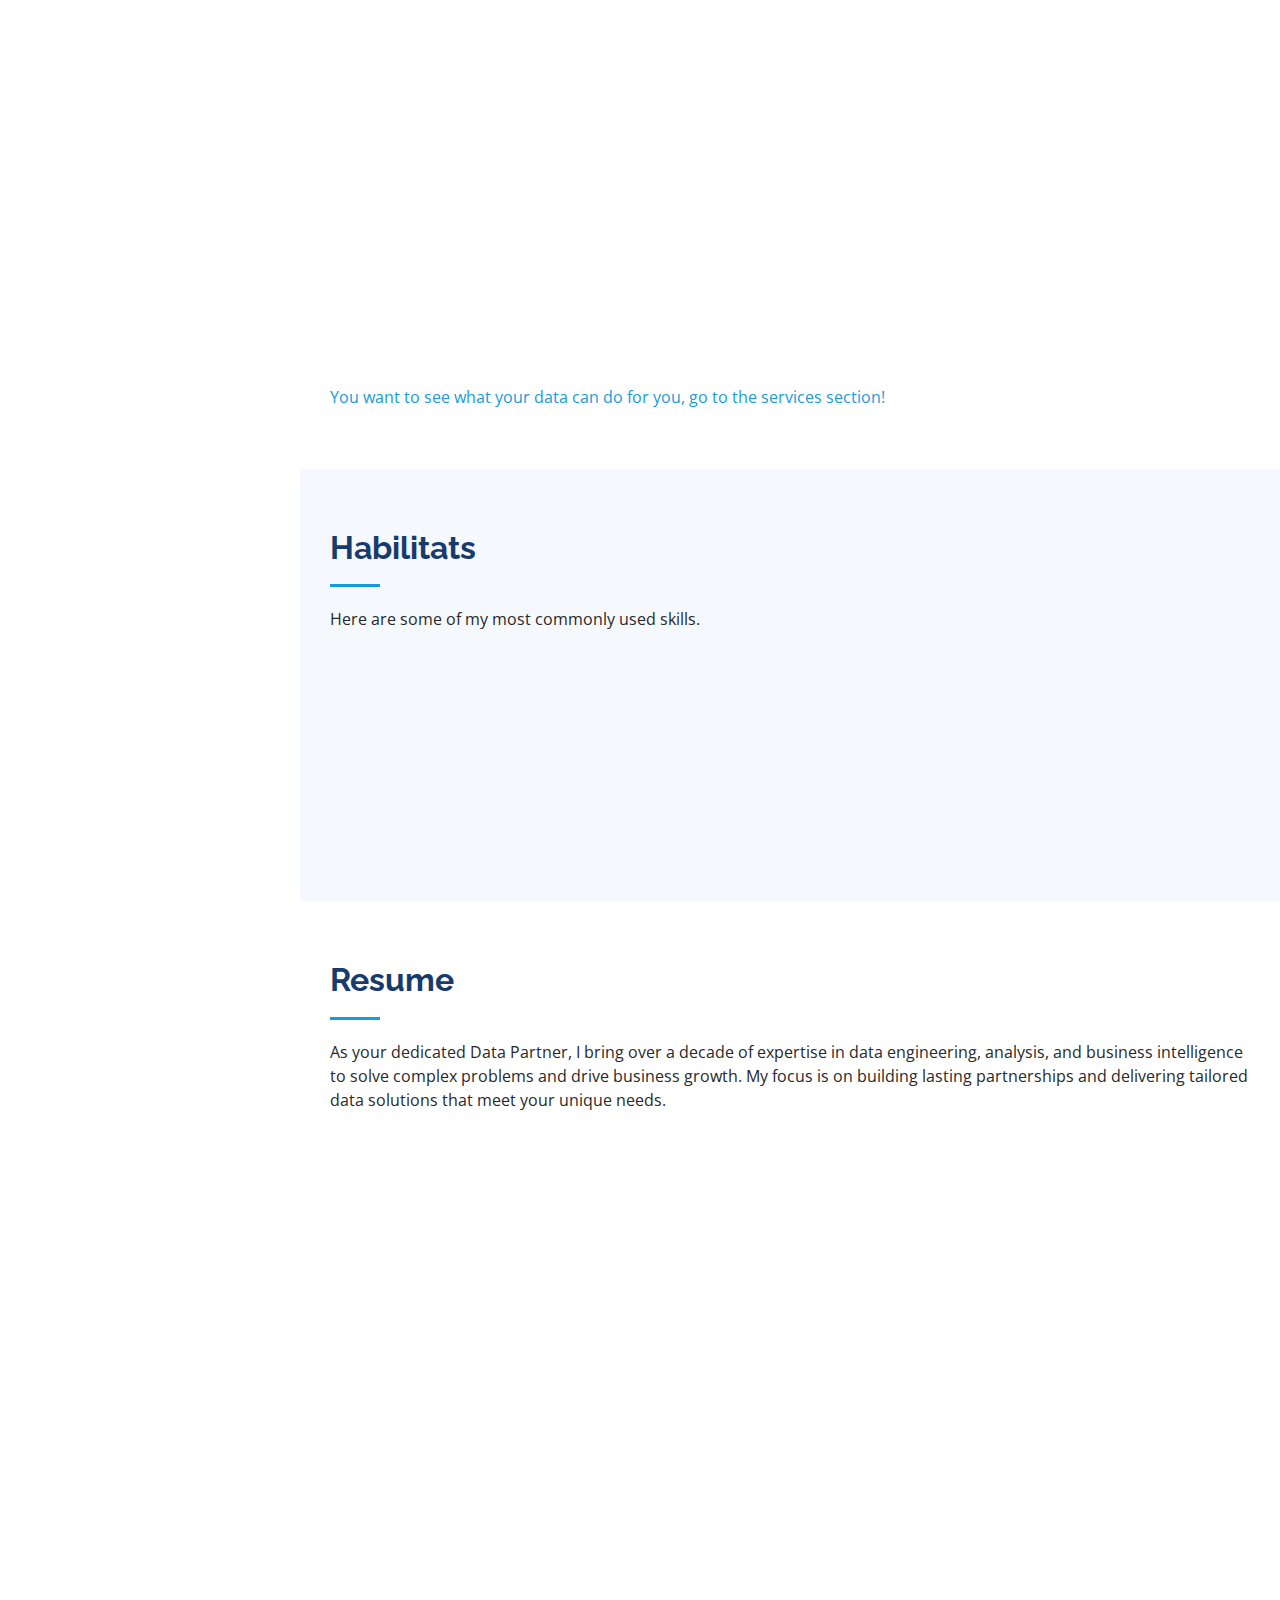
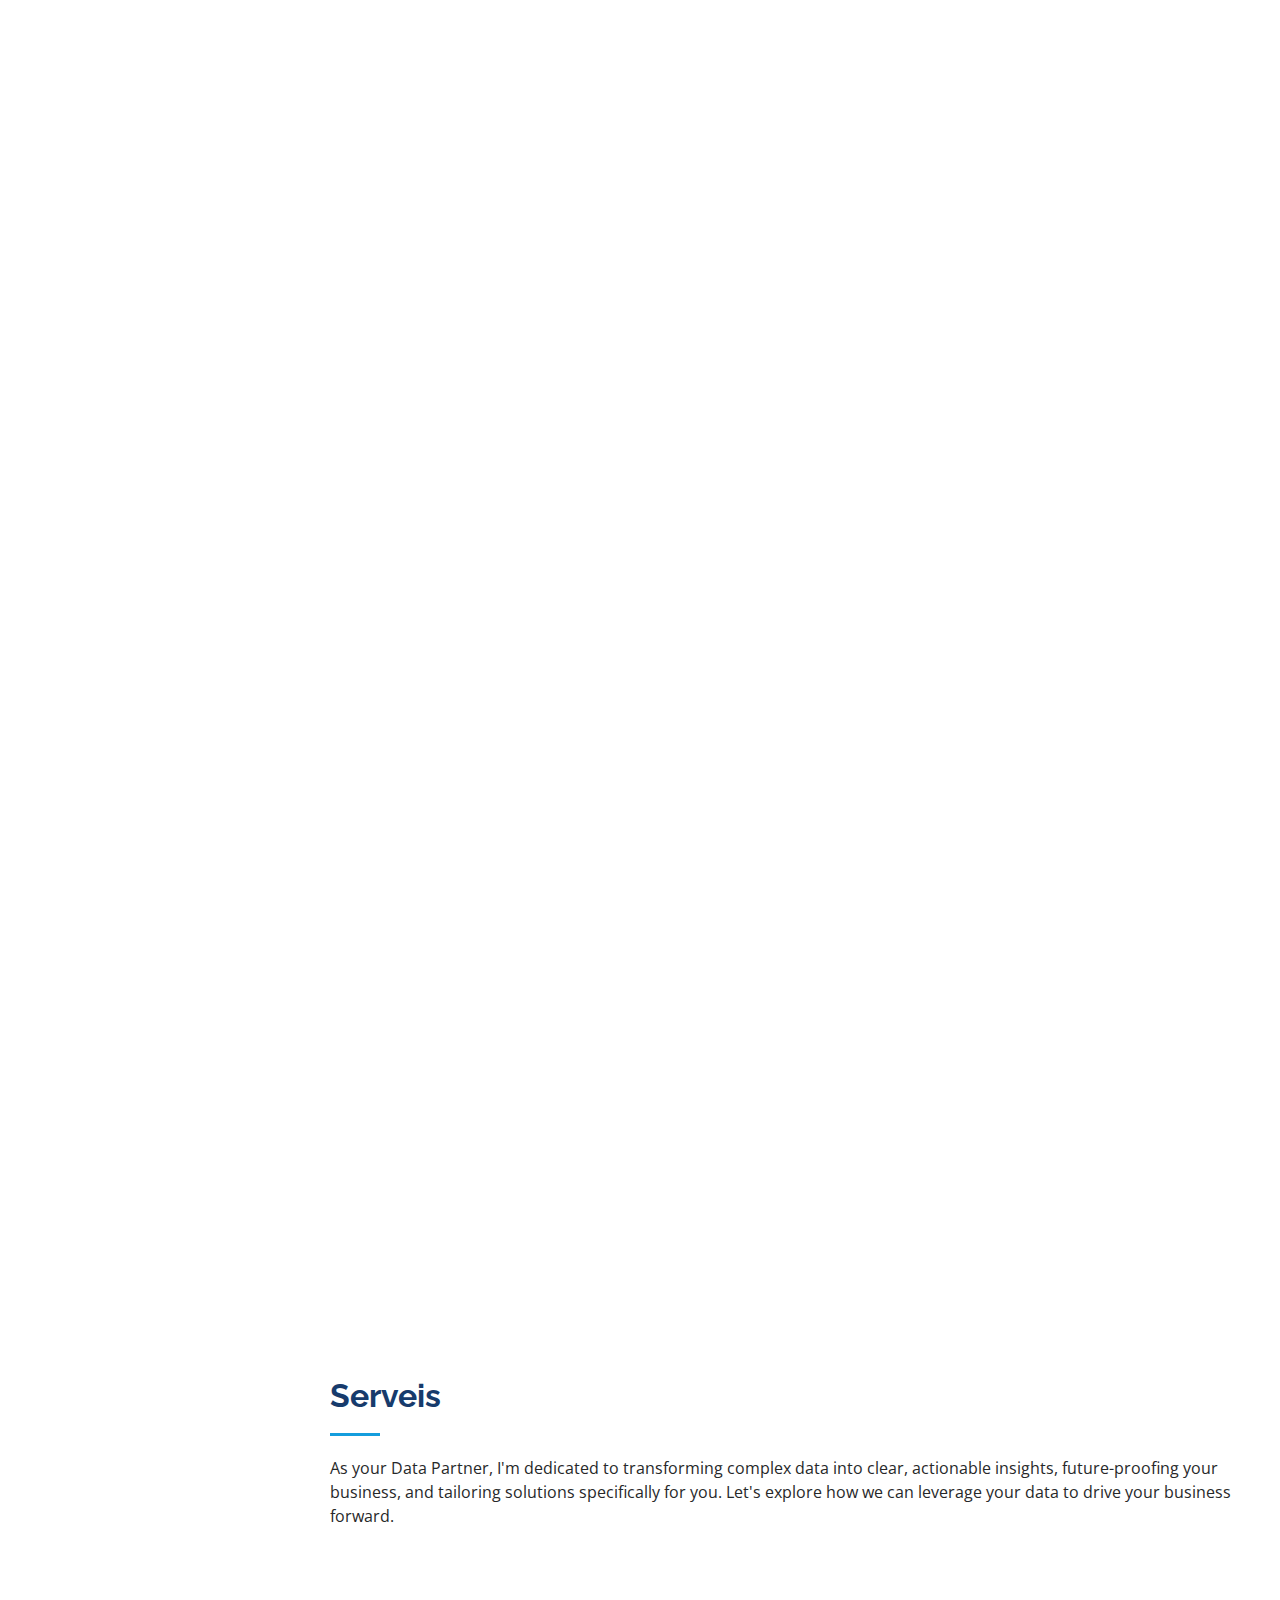
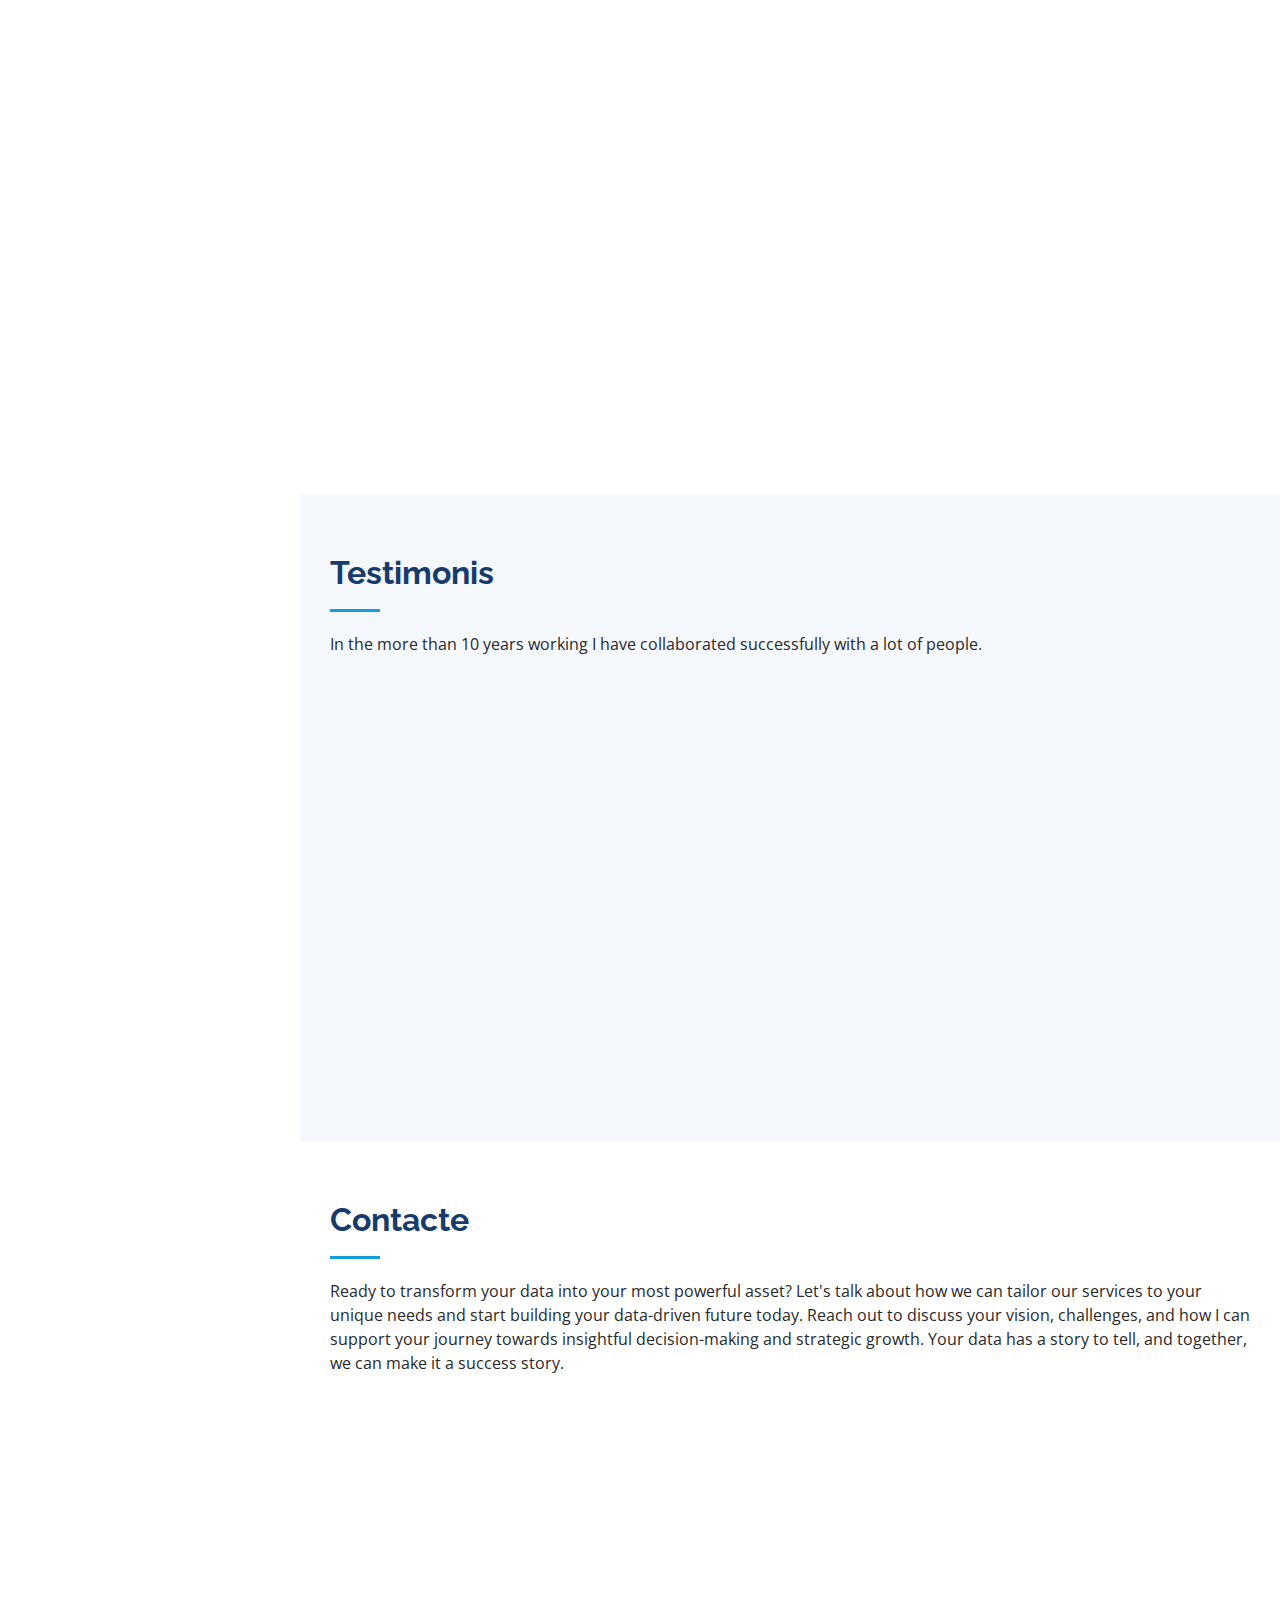
<file: index_ca.html>
<!DOCTYPE html>
<html lang="es">

<head>
  <meta charset="utf-8">
  <meta content="width=device-width, initial-scale=1.0" name="viewport">

  <title>Plantilla Bootstrap de iPortfolio - Índex</title>
  <meta content="" name="description">
  <meta content="" name="keywords">

  <!-- Favicons -->
  <link href="assets/img/favicon.png" rel="icon">
  <link href="assets/img/apple-touch-icon.png" rel="apple-touch-icon">

  <!-- Google Fonts -->
  <link href="https://fonts.googleapis.com/css?family=Open+Sans:300,300i,400,400i,600,600i,700,700i|Raleway:300,300i,400,400i,500,500i,600,600i,700,700i|Poppins:300,300i,400,400i,500,500i,600,600i,700,700i" rel="stylesheet">

  <!-- Vendor CSS Files -->
  <link href="assets/vendor/aos/aos.css" rel="stylesheet">
  <link href="assets/vendor/bootstrap/css/bootstrap.min.css" rel="stylesheet">
  <link href="assets/vendor/bootstrap-icons/bootstrap-icons.css" rel="stylesheet">
  <link href="assets/vendor/boxicons/css/boxicons.min.css" rel="stylesheet">
  <link href="assets/vendor/glightbox/css/glightbox.min.css" rel="stylesheet">
  <link href="assets/vendor/swiper/swiper-bundle.min.css" rel="stylesheet">

  <!-- Template Main CSS File -->
  <link href="assets/css/style.css" rel="stylesheet">

  <!-- =======================================================
  * Template Name: iPortfolio
  * Updated: Jan 29 2024 with Bootstrap v5.3.2
  * Template URL: https://bootstrapmade.com/iportfolio-bootstrap-portfolio-websites-template/
  * Author: BootstrapMade.com
  * License: https://bootstrapmade.com/license/
  ======================================================== -->
</head>

<body>

  <!-- ======= Mobile nav toggle button ======= -->
  <i class="bi bi-list mobile-nav-toggle d-xl-none"></i>

  <!-- ======= Header ======= -->
  <header id="header">
    <div class="d-flex flex-column">

      <div class="profile">
        <img src="assets/img/profile-img.jpg" alt="" class="img-fluid rounded-circle">
        <h1 class="text-light"><a href="index.html">Gabriel Rul-lan</a></h1>
        <div class="social-links mt-3 text-center">
          <a href="https://t.me/data_runt" target=”_blank” class="telegram"><i class="bx bxl-telegram"></i></a>
          <a href="https://www.linkedin.com/in/gabriel-rullan/" target=”_blank” class="linkedin"><i class="bx bxl-linkedin"></i></a>
        </div>
      </div>

      <nav id="navbar" class="nav-menu navbar">
        <ul>
          <li><a href="#hero" class="nav-link scrollto active"><i class="bx bx-home"></i> <span>Home</span></a></li>
          <li><a href="#about" class="nav-link scrollto"><i class="bx bx-user"></i> <span>About</span></a></li>
          <li><a href="#questions" class="nav-link scrollto"><i class="bx bx-book-content"></i> <span>Questions</span></a></li>
          <li><a href="#resume" class="nav-link scrollto"><i class="bx bx-file-blank"></i> <span>Resume</span></a></li>
          <li><a href="#services" class="nav-link scrollto"><i class="bx bx-server"></i> <span>Serveis</span></a></li>
          <li><a href="#contact" class="nav-link scrollto"><i class="bx bx-envelope"></i> <span>Contacte</span></a></li>
        </ul>
        
      </nav><!-- .nav-menu -->
      <div class="dropdown language-switcher mt-5 fixed-bottom"> <!-- Note the mt-5 class for margin-top -->
        <button class="btn btn-secondary dropdown-toggle" type="button" id="languageDropdown" data-bs-toggle="dropdown" aria-expanded="false">
          <img width="30px" src="assets/img/catalan-flag.svg" alt="Catalan flag" class="flag-icon">
        </button>
        <ul class="dropdown-menu" aria-labelledby="languageDropdown">
          <li><a class="dropdown-item" href="#CatalanLink"><img width="30px" src="assets/img/catalan-flag.svg" alt="Catalan flag" class="flag-icon"></a></li>
          <li><a class="dropdown-item" href="#SpanishLink"><img width="30px" src="assets/img/spanish-flag.svg" alt="Spanish flag" class="flag-icon"></a></li>
          <li><a class="dropdown-item" href="#EnglishLink"><img width="30px" src="assets/img/english-flag.svg" alt="English flag" class="flag-icon"></a></li>
    
        </ul>
      </div>
    </div>
  </header><!-- End Header -->

  <!-- ======= Hero Section ======= -->
  <section id="hero" class="d-flex flex-column justify-content-center align-items-center">
    <div class="hero-container" data-aos="fade-in">
      <h1>Gabriel Rul-lan</h1>
      <p>I'm a Data <span class="typed" data-typed-items="Scientist, Analyst, Consultant, Freelancer, Partner"></span></p>
    </div>
  </section><!-- End Hero -->

  <main id="main">

    <!-- ======= About Section ======= -->
    <section id="about" class="about">
      <div class="container">

        <div class="section-title">
          <h2>Sóc jo...</h2>
        </div>

        <div class="row">
          <div class="col-lg-4" data-aos="fade-right">
            <img src="assets/img/profile-img-itsme.jpg" class="img-fluid" alt="">
          </div>
          <div class="col-lg-8 pt-4 pt-lg-0 content" data-aos="fade-left">
            <h3>... el teu Soci de Dades!</h3>
            <!-- <p class="fst-italic">
              Lorem ipsum dolor sit amet, consectetur adipiscing elit, sed do eiusmod tempor incididunt ut labore et dolore
              magna aliqua.
            </p>
            <div class="row">
              <div class="col-lg-6">
                <ul>
                  <li><i class="bi bi-chevron-right"></i> <strong>Birthday:</strong> <span>1 May 1995</span></li>
                  <li><i class="bi bi-chevron-right"></i> <strong>Website:</strong> <span>www.example.com</span></li>
                  <li><i class="bi bi-chevron-right"></i> <strong>Phone:</strong> <span>+123 456 7890</span></li>
                  <li><i class="bi bi-chevron-right"></i> <strong>City:</strong> <span>New York, USA</span></li>
                </ul>
              </div>
              <div class="col-lg-6">
                <ul>
                  <li><i class="bi bi-chevron-right"></i> <strong>Age:</strong> <span>30</span></li>
                  <li><i class="bi bi-chevron-right"></i> <strong>Degree:</strong> <span>Master</span></li>
                  <li><i class="bi bi-chevron-right"></i> <strong>PhEmailone:</strong> <span>email@example.com</span></li>
                  <li><i class="bi bi-chevron-right"></i> <strong>Freelance:</strong> <span>Available</span></li>
                </ul>
              </div>
            </div> -->
            <p>I'm Gabriel Rul-lan, a seasoned developer with a decade of experience in data engineering, analysis, and business intelligence. </p>
            <p>I'm here not just to offer services, but to become your trusted Data Partner, delivering end-to-end innovative data solutions. </p>
            <p>My aim is to become the Data Partner of many companies to whom it doesn't big consulting firms wouldn't really treat with care, but that deserve the quality of real data experts.</p>
         
          </div>
        </div>

      </div>
    </section><!-- End About Section -->




    <!-- ======= Facts Section ======= -->
    <!-- 
    <section id="facts" class="facts">
      <div class="container">

        <div class="section-title">
          <h2>Facts</h2>
          <p>Magnam dolores commodi suscipit. Necessitatibus eius consequatur ex aliquid fuga eum quidem. Sit sint consectetur velit. Quisquam quos quisquam cupiditate. Et nemo qui impedit suscipit alias ea. Quia fugiat sit in iste officiis commodi quidem hic quas.</p>
        </div>

        <div class="row no-gutters">

          <div class="col-lg-3 col-md-6 d-md-flex align-items-md-stretch" data-aos="fade-up">
            <div class="count-box">
              <i class="bi bi-emoji-smile"></i>
              <span data-purecounter-start="0" data-purecounter-end="232" data-purecounter-duration="1" class="purecounter"></span>
              <p><strong>Happy Clients</strong> consequuntur quae</p>
            </div>
          </div>

          <div class="col-lg-3 col-md-6 d-md-flex align-items-md-stretch" data-aos="fade-up" data-aos-delay="100">
            <div class="count-box">
              <i class="bi bi-journal-richtext"></i>
              <span data-purecounter-start="0" data-purecounter-end="521" data-purecounter-duration="1" class="purecounter"></span>
              <p><strong>Projects</strong> adipisci atque cum quia aut</p>
            </div>
          </div>

          <div class="col-lg-3 col-md-6 d-md-flex align-items-md-stretch" data-aos="fade-up" data-aos-delay="200">
            <div class="count-box">
              <i class="bi bi-headset"></i>
              <span data-purecounter-start="0" data-purecounter-end="1453" data-purecounter-duration="1" class="purecounter"></span>
              <p><strong>Hours Of Support</strong> aut commodi quaerat</p>
            </div>
          </div>

          <div class="col-lg-3 col-md-6 d-md-flex align-items-md-stretch" data-aos="fade-up" data-aos-delay="300">
            <div class="count-box">
              <i class="bi bi-people"></i>
              <span data-purecounter-start="0" data-purecounter-end="32" data-purecounter-duration="1" class="purecounter"></span>
              <p><strong>Hard Workers</strong> rerum asperiores dolor</p>
            </div>
          </div>

        </div>

      </div>
    </section>End Facts Section -->

<section id="questions" class="services">
  <div class="container">

    <div class="section-title">
      <h2>Preguntes, segur que les tens</h2>
      <p>Many companies don't have a Data Partner, and they don't know what use it will be for them</p>
      <p>Here are some questions I usually get.</p>
    </div>

    <div class="row">
      <div class="col-lg-4 col-md-6 icon-box" data-aos="fade-up">
        <div class="icon"><i class="bi bi-graph-up"></i></div>
        <h4 class="title"><a href="">Què és un Soci de Dades?</a></h4>
        <p class="description">A Data Partner goes beyond the traditional role of a service provider. As your Data Partner, I act as an extension of your team, deeply invested in your success. </p>
      </div>
      <div class="col-lg-4 col-md-6 icon-box" data-aos="fade-up" data-aos-delay="100">
        <div class="icon"><i class="bi bi-toggles2"></i></div>
        <h4 class="title"><a href="">Quin és el nom del que estic venent?</a></h4>
        <p class="description">I don't have a solution to sell you, I work with your problems and find your solution.</p>
      </div>
      <div class="col-lg-4 col-md-6 icon-box" data-aos="fade-up" data-aos-delay="300">
        <div class="icon"><i class="bi bi-gem"></i></div>
        <h4 class="title"><a href="">Per què no contractar internament, si les dades són tan importants?</a></h4>
        <p class="description">It is not worth it to have a whole data team in-house, but to begin your data journey you'd need to hire experts, and then keep them with you.</p>
      </div>
    </div>
    <div class="col-lg-12 col-md-6 icon-box" data-aos="fade-up" data-aos-delay="500">
      <div class="icon"><i class="bi bi-lightbulb"></i></div>
      <h4 class="title"><a href="">Pots donar-me un exemple?</a></h4>
      <p class="description"> Think of it like you needing a Data Office. I will come, get the requirements, build you office, show you how to mantain it and use it and then just stay in touch if you need more "big" things. The operations and day to day will be all yours, no extra dependencies.</p>
    </div>
    <a href="#services">You want to see what your data can do for you, go to the services section!</a>
  </div>
</section>



    <!-- ======= Habilitats Section ======= -->
    <section id="skills" class="skills section-bg">
      <div class="container">

        <div class="section-title">
          <h2>Habilitats</h2>
          <p>Here are some of my most commonly used skills.</p>
        </div>

        <div class="row skills-content">

          <div class="col-lg-6" data-aos="fade-up">

            <div class="progress">
              <span class="skill">Data Strategy <i class="val">100%</i></span>
              <div class="progress-bar-wrap">
                <div class="progress-bar" role="progressbar" aria-valuenow="100" aria-valuemin="0" aria-valuemax="100"></div>
              </div>
            </div>

            <div class="progress">
              <span class="skill">Project Management <i class="val">90%</i></span>
              <div class="progress-bar-wrap">
                <div class="progress-bar" role="progressbar" aria-valuenow="90" aria-valuemin="0" aria-valuemax="100"></div>
              </div>
            </div>

            <div class="progress">
              <span class="skill">Python <i class="val">75%</i></span>
              <div class="progress-bar-wrap">
                <div class="progress-bar" role="progressbar" aria-valuenow="75" aria-valuemin="0" aria-valuemax="100"></div>
              </div>
            </div>

          </div>

          <div class="col-lg-6" data-aos="fade-up" data-aos-delay="100">

            <div class="progress">
              <span class="skill">Data Analysis <i class="val">80%</i></span>
              <div class="progress-bar-wrap">
                <div class="progress-bar" role="progressbar" aria-valuenow="80" aria-valuemin="0" aria-valuemax="100"></div>
              </div>
            </div>

            <div class="progress">
              <span class="skill">Business Intelligence <i class="val">90%</i></span>
              <div class="progress-bar-wrap">
                <div class="progress-bar" role="progressbar" aria-valuenow="90" aria-valuemin="0" aria-valuemax="100"></div>
              </div>
            </div>

            <div class="progress">
              <span class="skill">Data Engineering <i class="val">80%</i></span>
              <div class="progress-bar-wrap">
                <div class="progress-bar" role="progressbar" aria-valuenow="80" aria-valuemin="0" aria-valuemax="100"></div>
              </div>
            </div>

          </div>

        </div>

      </div>
    </section><!-- End Habilitats Section -->

    <!-- ======= Resume Section ======= -->
    <section id="resume" class="resume">
      <div class="container">
    
        <div class="section-title">
          <h2>Resume</h2>
          <p>As your dedicated Data Partner, I bring over a decade of expertise in data engineering, analysis, and business intelligence to solve complex problems and drive business growth. My focus is on building lasting partnerships and delivering tailored data solutions that meet your unique needs.</p>
        </div>
    
        <div class="row">
          <div class="col-lg-6" data-aos="fade-up">
            <h3 class="resume-title">Summary</h3>
            <div class="resume-item pb-0">
              <h4>Gabriel Rul-lan</h4>
              <p><em>Experienced Data Partner with a comprehensive skill set in data engineering, analysis, and business intelligence, dedicated to providing innovative data solutions and fostering long-term business partnerships.</em></p>
              <ul>
                <li>gabriel@data-partner.xyz</li>
              </ul>
            </div>
    
            <h3 class="resume-title">Education</h3>
            <div class="resume-item">
              <h4>Bachelor of Science (BS) Mathematics</h4>
              <h5>2013</h5>
              <p><em>Universitat de les Illes Balears</em></p>
            </div>
            <div class="resume-item">
              <h4>Master in Business Management</h4>
              <h5>2014</h5>
              <p><em>ESERP Business School</em></p>
            </div>
            <h3 class="resume-title">Freelance Experience</h3>
            <div class="resume-item">
              <h4>Data Partner and Solutions Expert</h4>
              <h5>September 2023 - Now</h5>
              <p><em>Stealth Startup</em></p>
              <ul>
                <li>Leading the design of a startup focused on Data Solutions from the ground up.</li>
              </ul>
            </div>
            <div class="resume-item">
              <h4>Data Partner and Solutions Expert</h4>
              <h5>January 2023 - June 2023</h5>
              <p><em>Mapfre</em></p>
              <ul>
                <li>Spearheaded a transformation in how the Contacte Center team managed and interacted with data.</li>
                <li>Developed and implemented innovative tools that streamlined data analysis and optimization processes.</li>
              </ul>
            </div>
            <div class="resume-item">
              <h4>Dynamic Data Specialist: Internal Auditing</h4>
              <h5>April 2022 - December 2022</h5>
              <p><em>Boehringer Ingelheim</em></p>
              <ul>
                <li>Collaborated closely with the internal auditing team, innovating in data analysis and engineering.</li>
                <li>Designed tools to rapidly analyze large data sets, enhancing auditing process efficiency and effectiveness.</li>
              </ul>
            </div>
            <div class="resume-item">
              <h4>Data Engineer/Analyst/Scientist</h4>
              <h5>March 2021 - April 2022</h5>
              <p><em>Movinga </em></p>
              <ul>
                <li>Team leader of the Business Intelligence department.</li>
                <li>I refactored the data platform of the company, 2000 lines of code in ETLs and +24 reports in Tableau. Trained 4 juniors.</li>
              </ul>
            </div>
          </div>
          <div class="col-lg-6" data-aos="fade-up" data-aos-delay="100">
            <h3 class="resume-title">Pre-Freelance Experience</h3>

            <div class="resume-item">
              <h4>Data Scientist</h4>
              <h5>October 2020 - March 2021</h5>
              <p><em>ADVANCED PROGRAMMING SOLUTIONS SL (APSL)</em></p>
              <ul>
                <li>Development of Integral Data Solutions using ETL tools (SSIS, Stitch, dbt).</li>
                <li>Performed data analytics with Python (Numpy, Pandas, NLTK).</li>
                <li>Utilized Business Intelligence tools (Qlik, Data Studio, Tableau) for data visualization and analysis.</li>
                <li>Algorithm development for Revenue Management, Cost Analysis, and database cleaning of duplicate and ghost entries.</li>
              </ul>
            </div>
    
            <div class="resume-item">
              <h4>Project Manager, Analytics Specialist</h4>
              <h5>August 2016 - October 2020</h5>
              <p><em>ADVANCED PROGRAMMING SOLUTIONS SL (APSL)</em></p>
              <ul>
                <li>Managed a team of developers on projects, especially in the Tourism sector, focusing on team management, business analysis, and key account management.</li>
              </ul>
            </div>
    
            <div class="resume-item">
              <h4>Business Analyst</h4>
              <h5>February 2016 - August 2016</h5>
              <p><em>Mind Analytics</em></p>
              <ul>
                <li>Bridge the knowledge and information gaps for Business Intelligence projects using AWS, ETL tools, and BI tools (Qlik, Tableau).</li>
              </ul>
            </div>
    
            <div class="resume-item">
              <h4>Business Intelligence Senior Consultant</h4>
              <h5>July 2014 - February 2016</h5>
              <p><em>SDG Group Spain</em></p>
              <ul>
                <li>Managed the Business Intelligence suite for pharmaceutical companies, focusing on interactive dashboards, periodic reporting, and Qlikview servers.</li>
              </ul>
            </div>
    
            <div class="resume-item">
              <h4>Business Intelligence Developer</h4>
              <h5>February 2014 - July 2014</h5>
              <p><em>SM2 Technologies</em></p>
              <ul>
                <li>Lead the company’s BI initiatives using Qlikview and Tableau.</li>
              </ul>
            </div>
    
            <div class="resume-item">
              <h4>Data Analyst</h4>
              <h5>August 2013 - February 2014</h5>
              <p><em>PlaySpace</em></p>
              <ul>
                <li>Conducted data analysis for revenue strategies.</li>
              </ul>
            </div>
    
            <div class="resume-item">
              <h4>Business Intelligence (sole) Developer</h4>
              <h5>August 2013 - February 2014</h5>
              <p><em>Logitravel</em></p>
              <ul>
                <li>Responsible for developing and managing the BI for the entire company.</li>
              </ul>
            </div>
    
          </div>
        </div>
      </div>
    </section>
    
<!-- ======= Serveis Section ======= -->
<section id="services" class="services">
  <div class="container">

    <div class="section-title">
      <h2>Serveis</h2>
      <p>As your Data Partner, I'm dedicated to transforming complex data into clear, actionable insights, future-proofing your business, and tailoring solutions specifically for you. Let's explore how we can leverage your data to drive your business forward.</p>
    </div>

    <div class="row">
      <div class="col-lg-4 col-md-6 icon-box" data-aos="fade-up">
        <div class="icon"><i class="bi bi-graph-up"></i></div>
        <h4 class="title"><a href="">Data Simplification</a></h4>
        <p class="description">Transform data into decisions. Unify disparate data sources into a cohesive system with advanced reporting tools to inform and alert you on critical business metrics.</p>
      </div>
      <div class="col-lg-4 col-md-6 icon-box" data-aos="fade-up" data-aos-delay="100">
        <div class="icon"><i class="bi bi-shield-lock"></i></div>
        <h4 class="title"><a href="">Future-Proof Your Business</a></h4>
        <p class="description">Stay ahead of technology curves, ensuring your business seamlessly adapts to advancements without the hassle of keeping up with the tech race.</p>
      </div>
      <div class="col-lg-4 col-md-6 icon-box" data-aos="fade-up" data-aos-delay="200">
        <div class="icon"><i class="bi bi-toggles2"></i></div>
        <h4 class="title"><a href="">Custom Solutions</a></h4>
        <p class="description">Get exactly what you need, without excess. Projects designed to fit your workflow, ensuring comfort and ease of use without forcing drastic changes.</p>
      </div>
      <div class="col-lg-4 col-md-6 icon-box" data-aos="fade-up" data-aos-delay="300">
        <div class="icon"><i class="bi bi-gem"></i></div>
        <h4 class="title"><a href="">Discover Your Golden Nugget</a></h4>
        <p class="description">Uncover the core strengths and opportunities within your data to propel your business forward, focusing on sustainable growth and strategic insights.</p>
      </div>
      <div class="col-lg-4 col-md-6 icon-box" data-aos="fade-up" data-aos-delay="400">
        <div class="icon"><i class="bi bi-briefcase"></i></div>
        <h4 class="title"><a href="">Reduce Risks, Save Money</a></h4>
        <p class="description">Leverage informed decisions to minimize risks and costs. A better grasp on your data means saving money by avoiding unforeseen pitfalls.</p>
      </div>
      <div class="col-lg-4 col-md-6 icon-box" data-aos="fade-up" data-aos-delay="500">
        <div class="icon"><i class="bi bi-lightbulb"></i></div>
        <h4 class="title"><a href="">Insight Generation</a></h4>
        <p class="description">Use your data as a crystal ball to predict and prepare for future trends. Our analytical expertise turns data into a visionary tool for your business.</p>
      </div>
    </div>

  </div>
</section>



    
    <!-- ======= Testimonis Section ======= -->
    <section id="testimonials" class="testimonials section-bg">
      <div class="container">

        <div class="section-title">
          <h2>Testimonis</h2>
          <p>In the more than 10 years working I have collaborated successfully with a lot of people.</p>
        </div>

        <div class="testimonials-slider swiper" data-aos="fade-up" data-aos-delay="100">
          <div class="swiper-wrapper">

            <div class="swiper-slide">
              <div class="testimonial-item" data-aos="fade-up">
                <p>
                  <i class="bx bxs-quote-alt-left quote-icon-left"></i>
                  His skills and work ethic are commendable and have significantly contributed to our projects' success.                </p>
                <img src="assets/img/testimonials/testimonials-1.webp" class="testimonial-img" alt="">
                <h3>Jacob Kratzsch</h3>
                <h4>Ceo &amp; Founder</h4>
              </div>
            </div><!-- End testimonial item -->

            <div class="swiper-slide">
              <div class="testimonial-item" data-aos="fade-up" data-aos-delay="100">
                <p>
                  <i class="bx bxs-quote-alt-left quote-icon-left"></i>
                  Gabriel is a valuable asset to any data science team and I am confident he will excel in any future endeavors.
                  <i class="bx bxs-quote-alt-right quote-icon-right"></i>
                </p>
                <img src="assets/img/testimonials/testimonials-2.webp" class="testimonial-img" alt="">
                <h3>Ayo Ayedefa</h3>
                <h4>BI Head</h4>
              </div>
            </div><!-- End testimonial item -->

            <div class="swiper-slide">
              <div class="testimonial-item" data-aos="fade-up" data-aos-delay="200">
                <p>
                  <i class="bx bxs-quote-alt-left quote-icon-left"></i>
                  Gabriel is one of the most dedicated, patient and innovative people I have had the pleasure of working with in any capacity. 
                  <i class="bx bxs-quote-alt-right quote-icon-right"></i>
                </p>
                <img src="assets/img/testimonials/testimonials-3.webp" class="testimonial-img" alt="">
                <h3>Xialu Zheng</h3>
                <h4>Junior Data Scientist</h4>
              </div>
            </div><!-- End testimonial item -->

            <div class="swiper-slide">
              <div class="testimonial-item" data-aos="fade-up" data-aos-delay="300">
                <p>
                  <i class="bx bxs-quote-alt-left quote-icon-left"></i>
                  His expertise was pivotal in building our platform from scratch, propelling us ahead of schedul through his commitment and skill.</p>
                <img src="assets/img/testimonials/testimonials-4.webp" class="testimonial-img" alt="">
                <h3>Arjun Katyal</h3>
                <h4>Head of internal Audits</h4>
              </div>
            </div><!-- End testimonial item -->
          <div class="swiper-slide">
            <div class="testimonial-item" data-aos="fade-up" data-aos-delay="300">
              <p>
                <i class="bx bxs-quote-alt-left quote-icon-left"></i>
                He transformed our data stack, enhancing decision-making and efficiency with their expertise.
                <i class="bx bxs-quote-alt-right quote-icon-right"></i>
              </p>
              <img src="assets/img/testimonials/testimonials-5.webp" class="testimonial-img" alt="">
              <h3>Ash</h3>
              <h4>Founder</h4>
            </div>
          </div><!-- End testimonial item -->
        </div>
          <div class="swiper-pagination"></div>
        </div>

        <!-- End testimonial item -->
      </div>
    </div>

      </div>
    </section><!-- End Testimonis Section -->

    <!-- ======= Contacte Section ======= -->
    <section id="contact" class="contact">
      <div class="container">

        <div class="section-title">
          <h2>Contacte</h2>
          <p>Ready to transform your data into your most powerful asset? Let's talk about how we can tailor our services to your unique needs and start building your data-driven future today. Reach out to discuss your vision, challenges, and how I can support your journey towards insightful decision-making and strategic growth. Your data has a story to tell, and together, we can make it a success story.</p>        </div>

        <div class="row" data-aos="fade-in">

          <div class="col-lg-5 d-flex align-items-stretch">
            <div class="info">
              <div class="address">
                <i class="bi bi-geo-alt"></i>
                <h4>Ubicació:</h4>
                <p>Palma de Mallorca, Spain, 07001</p>
              </div>

              <div class="email">
                <i class="bi bi-envelope"></i>
                <h4>Correu electrònic:</h4>
                <p>gabriel@data-partner.xyz</p>
              </div>

              <div class="col-lg-12">
                <div class="info-box">
                  <i class="bi bi-telegram"></i>
                  <h3>Telegram</h3>
                  <a href="https://t.me/data_runt" target="_blank">@data_runt</a>
                </div>
              <!-- <div class="phone">
                <i class="bi bi-phone"></i>
                <h4>Trucar:</h4>
                <p>+34 665 45 08 25</p>
              </div> -->

              <!-- <iframe src="https://www.google.com/maps/embed?pb=!1m14!1m8!1m3!1d12097.433213460943!2d-74.0062269!3d40.7101282!3m2!1i1024!2i768!4f13.1!3m3!1m2!1s0x0%3A0xb89d1fe6bc499443!2sDowntown+Conference+Center!5e0!3m2!1smk!2sbg!4v1539943755621" frameborder="0" style="border:0; width: 100%; height: 290px;" allowfullscreen></iframe> -->
            </div>

          </div>
<!-- 
          <div class="col-lg-7 mt-5 mt-lg-0 d-flex align-items-stretch">
            <form action="forms/contact.php" method="post" role="form" class="php-email-form">
              <div class="row">
                <div class="form-group col-md-6">
                  <label for="name">Your Name</label>
                  <input type="text" name="name" class="form-control" id="name" required>
                </div>
                <div class="form-group col-md-6">
                  <label for="name">Your Email</label>
                  <input type="email" class="form-control" name="email" id="email" required>
                </div>
              </div>
              <div class="form-group">
                <label for="name">Subject</label>
                <input type="text" class="form-control" name="subject" id="subject" required>
              </div>
              <div class="form-group">
                <label for="name">Message</label>
                <textarea class="form-control" name="message" rows="10" required></textarea>
              </div>
              <div class="my-3">
                <div class="loading">Loading</div>
                <div class="error-message"></div>
                <div class="sent-message">Your message has been sent. Thank you!</div>
              </div>
              <div class="text-center"><button type="submit">Enviar Missatge</button></div>
            </form>
          </div> -->

        </div>

      </div>
    </section><!-- End Contacte Section -->

  </main><!-- End #main -->

  <a href="#" class="back-to-top d-flex align-items-center justify-content-center"><i class="bi bi-arrow-up-short"></i></a>

  <!-- Vendor JS Files -->
  <script src="assets/vendor/purecounter/purecounter_vanilla.js"></script>
  <script src="assets/vendor/aos/aos.js"></script>
  <script src="assets/vendor/bootstrap/js/bootstrap.bundle.min.js"></script>
  <script src="assets/vendor/glightbox/js/glightbox.min.js"></script>
  <script src="assets/vendor/isotope-layout/isotope.pkgd.min.js"></script>
  <script src="assets/vendor/swiper/swiper-bundle.min.js"></script>
  <script src="assets/vendor/typed.js/typed.umd.js"></script>
  <script src="assets/vendor/waypoints/noframework.waypoints.js"></script>
  <script src="assets/vendor/php-email-form/validate.js"></script>

  <!-- Template Main JS File -->
  <script src="assets/js/main.js"></script>

</body>

</html>
</file>
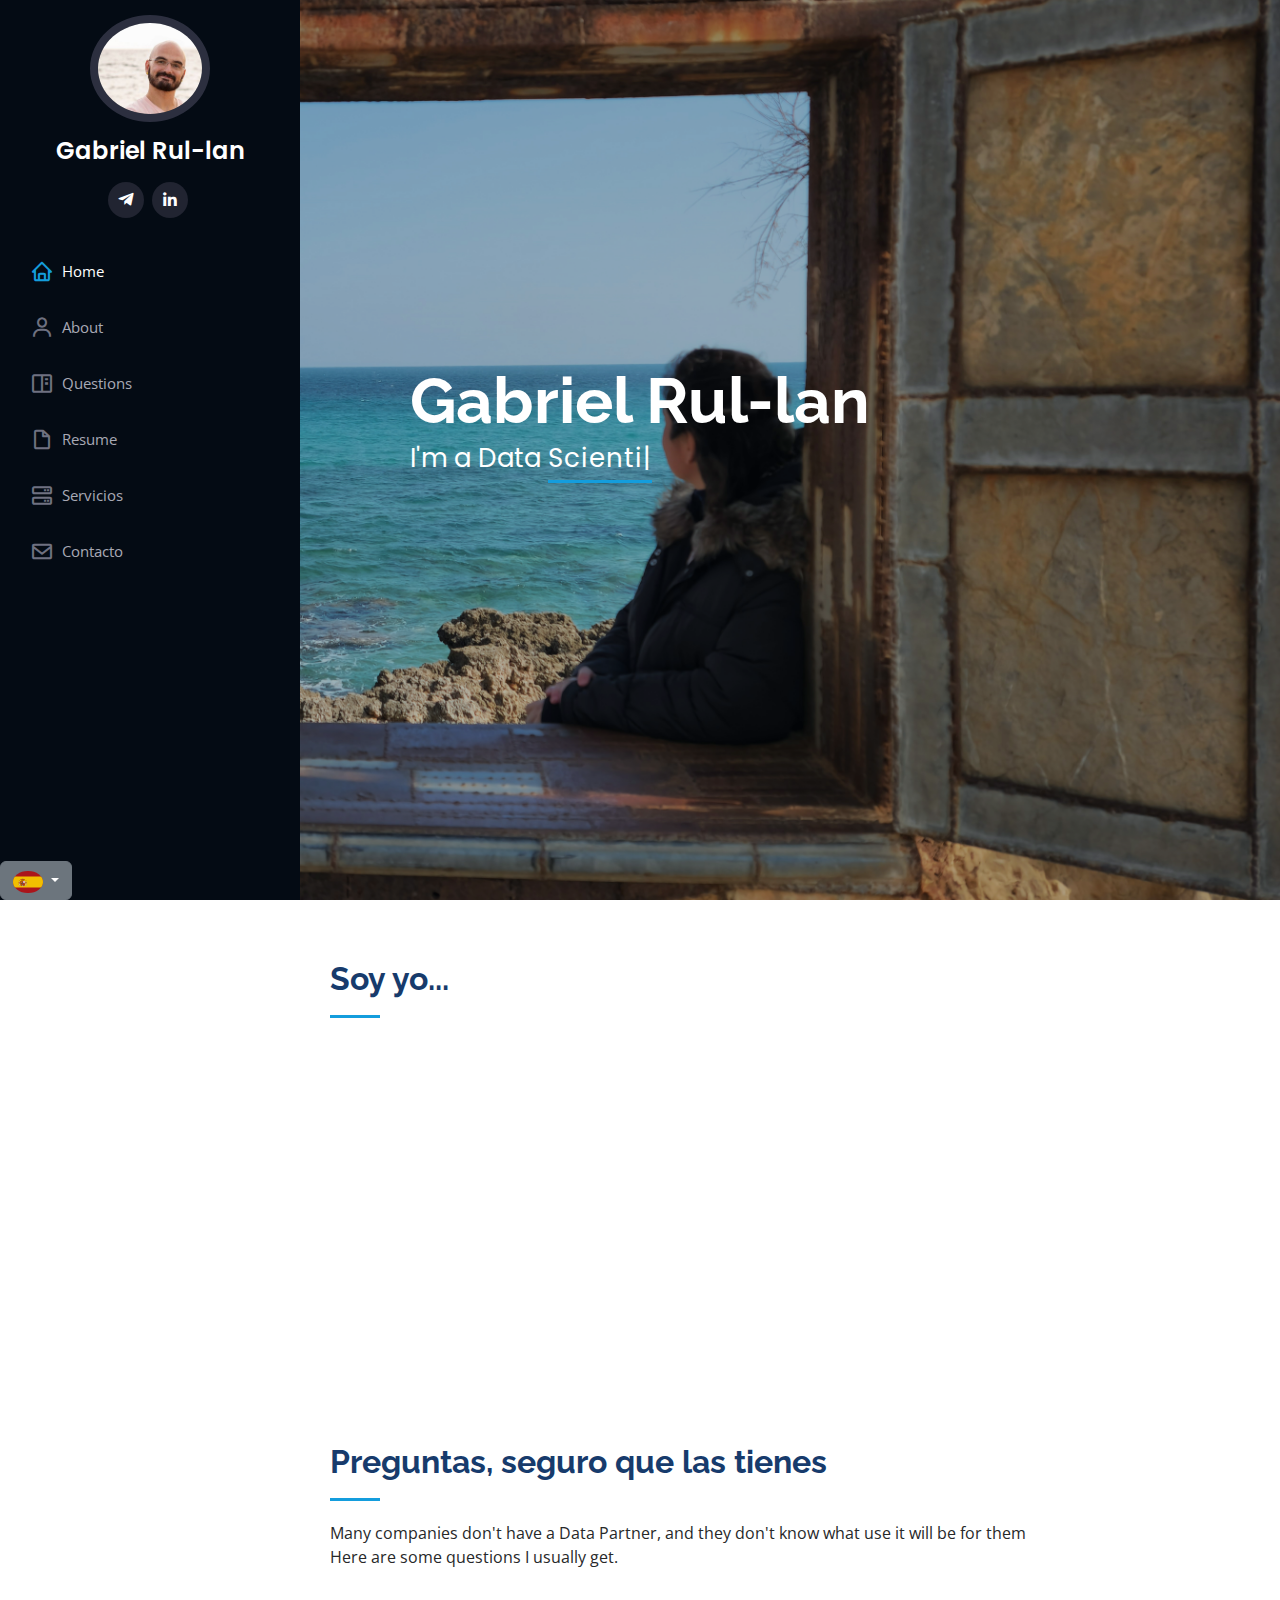
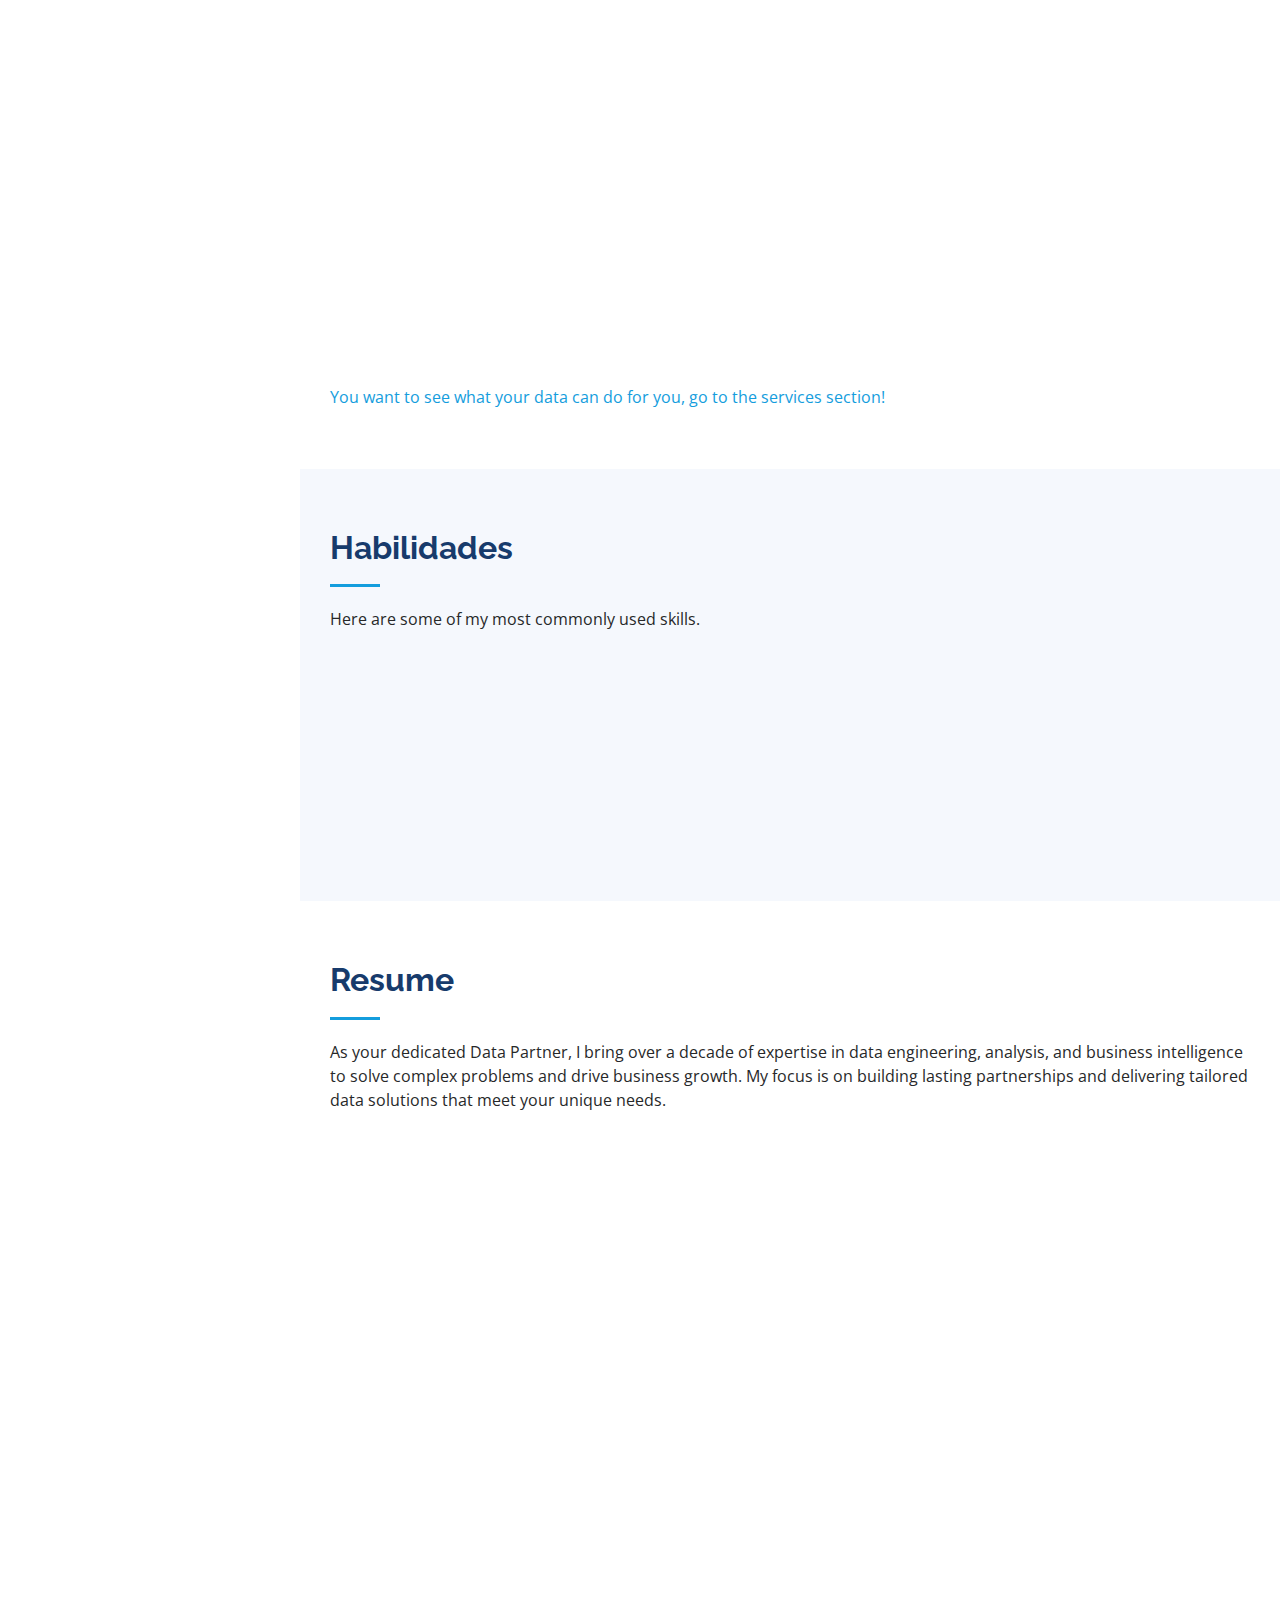
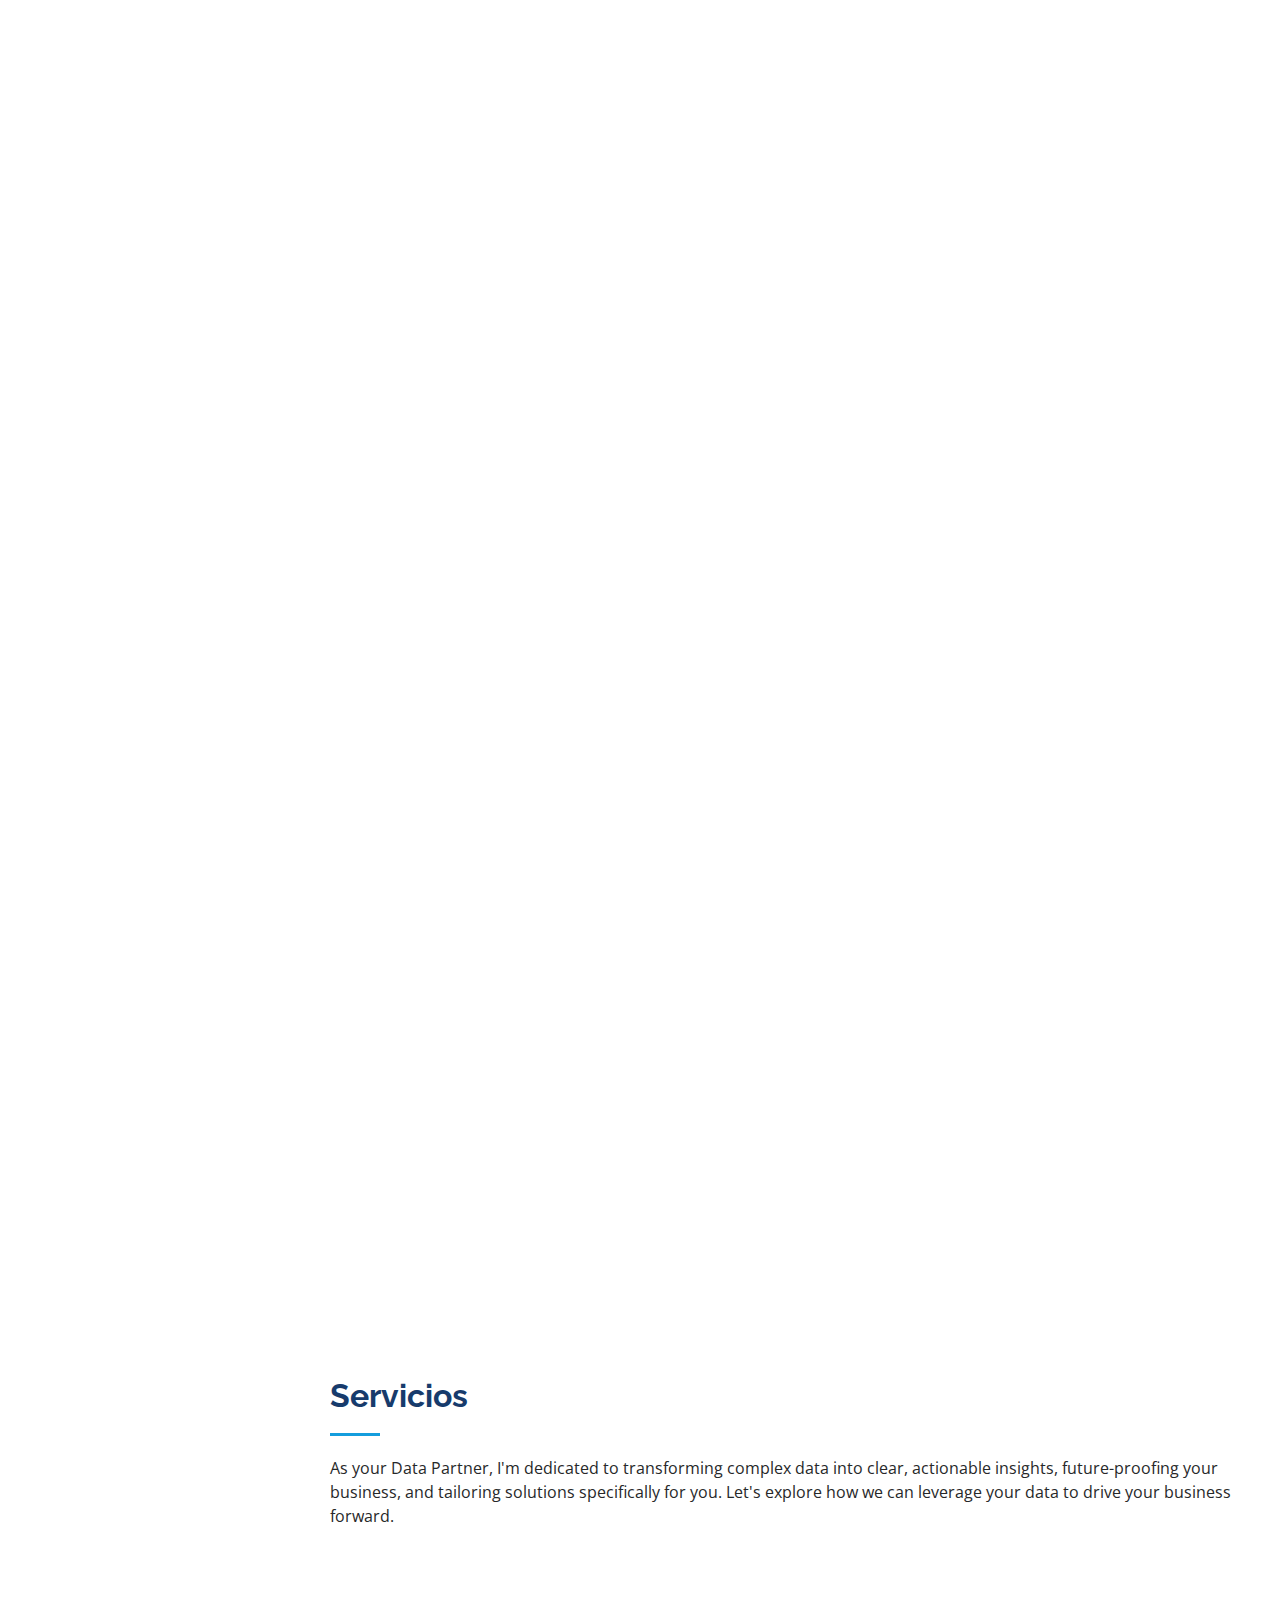
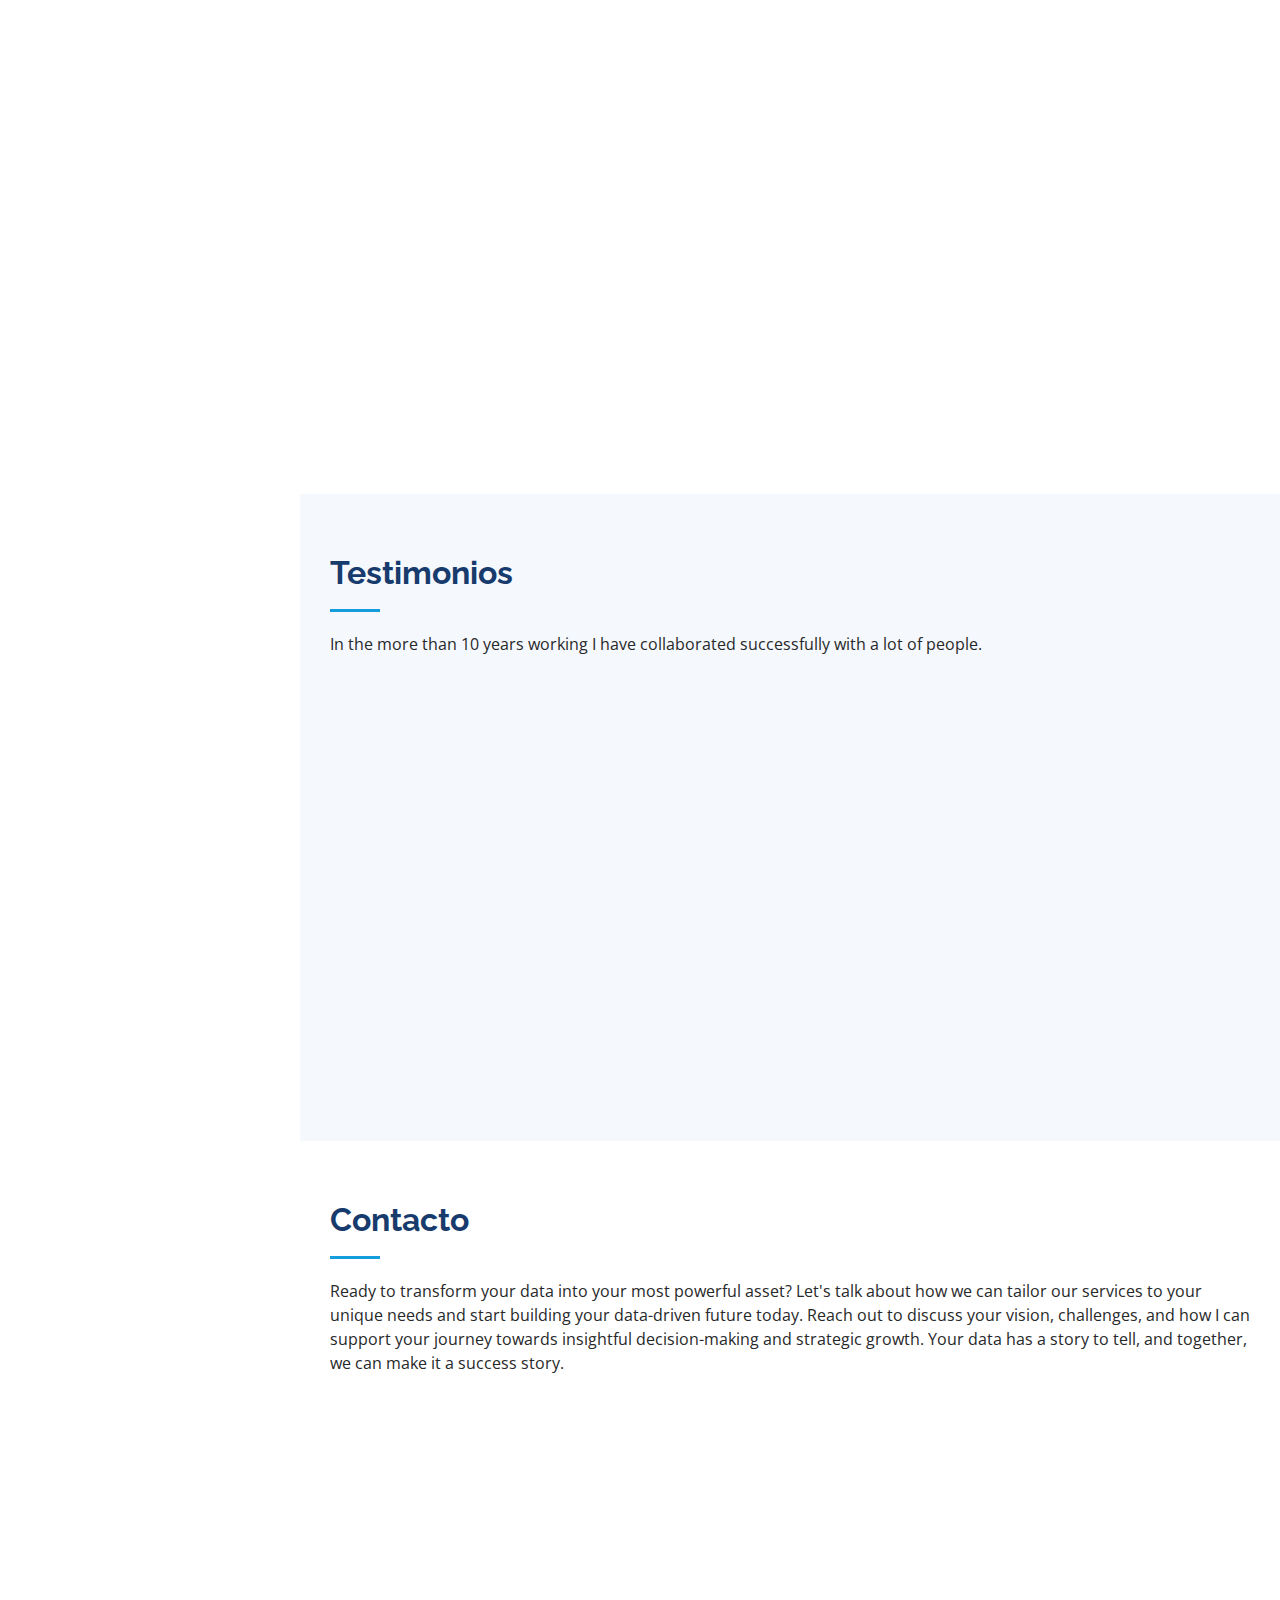
<file: index_es.html>
<!DOCTYPE html>
<html lang="es">

<head>
  <meta charset="utf-8">
  <meta content="width=device-width, initial-scale=1.0" name="viewport">

  <title>Plantilla Bootstrap de iPortfolio - Índice</title>
  <meta content="" name="description">
  <meta content="" name="keywords">

  <!-- Favicons -->
  <link href="assets/img/favicon.png" rel="icon">
  <link href="assets/img/apple-touch-icon.png" rel="apple-touch-icon">

  <!-- Google Fonts -->
  <link href="https://fonts.googleapis.com/css?family=Open+Sans:300,300i,400,400i,600,600i,700,700i|Raleway:300,300i,400,400i,500,500i,600,600i,700,700i|Poppins:300,300i,400,400i,500,500i,600,600i,700,700i" rel="stylesheet">

  <!-- Vendor CSS Files -->
  <link href="assets/vendor/aos/aos.css" rel="stylesheet">
  <link href="assets/vendor/bootstrap/css/bootstrap.min.css" rel="stylesheet">
  <link href="assets/vendor/bootstrap-icons/bootstrap-icons.css" rel="stylesheet">
  <link href="assets/vendor/boxicons/css/boxicons.min.css" rel="stylesheet">
  <link href="assets/vendor/glightbox/css/glightbox.min.css" rel="stylesheet">
  <link href="assets/vendor/swiper/swiper-bundle.min.css" rel="stylesheet">

  <!-- Template Main CSS File -->
  <link href="assets/css/style.css" rel="stylesheet">

  <!-- =======================================================
  * Template Name: iPortfolio
  * Updated: Jan 29 2024 with Bootstrap v5.3.2
  * Template URL: https://bootstrapmade.com/iportfolio-bootstrap-portfolio-websites-template/
  * Author: BootstrapMade.com
  * License: https://bootstrapmade.com/license/
  ======================================================== -->
</head>

<body>

  <!-- ======= Mobile nav toggle button ======= -->
  <i class="bi bi-list mobile-nav-toggle d-xl-none"></i>

  <!-- ======= Header ======= -->
  <header id="header">
    <div class="d-flex flex-column">

      <div class="profile">
        <img src="assets/img/profile-img.jpg" alt="" class="img-fluid rounded-circle">
        <h1 class="text-light"><a href="index.html">Gabriel Rul-lan</a></h1>
        <div class="social-links mt-3 text-center">
          <a href="https://t.me/data_runt" target=”_blank” class="telegram"><i class="bx bxl-telegram"></i></a>
          <a href="https://www.linkedin.com/in/gabriel-rullan/" target=”_blank” class="linkedin"><i class="bx bxl-linkedin"></i></a>
        </div>
      </div>

      <nav id="navbar" class="nav-menu navbar">
        <ul>
          <li><a href="#hero" class="nav-link scrollto active"><i class="bx bx-home"></i> <span>Home</span></a></li>
          <li><a href="#about" class="nav-link scrollto"><i class="bx bx-user"></i> <span>About</span></a></li>
          <li><a href="#questions" class="nav-link scrollto"><i class="bx bx-book-content"></i> <span>Questions</span></a></li>
          <li><a href="#resume" class="nav-link scrollto"><i class="bx bx-file-blank"></i> <span>Resume</span></a></li>
          <li><a href="#services" class="nav-link scrollto"><i class="bx bx-server"></i> <span>Servicios</span></a></li>
          <li><a href="#contact" class="nav-link scrollto"><i class="bx bx-envelope"></i> <span>Contacto</span></a></li>
        </ul>

      </nav><!-- .nav-menu -->
      <div class="dropdown language-switcher mt-5 fixed-bottom"> <!-- Note the mt-5 class for margin-top -->
        <button class="btn btn-secondary dropdown-toggle" type="button" id="languageDropdown" data-bs-toggle="dropdown" aria-expanded="false">
          <img width="30px" src="assets/img/spanish-flag.svg" alt="Spanish flag" class="flag-icon">
        </button>
        <ul class="dropdown-menu" aria-labelledby="languageDropdown">
          <li><a class="dropdown-item" href="#CatalanLink"><img width="30px" src="assets/img/catalan-flag.svg" alt="Catalan flag" class="flag-icon"></a></li>
          <li><a class="dropdown-item" href="#SpanishLink"><img width="30px" src="assets/img/spanish-flag.svg" alt="Spanish flag" class="flag-icon"></a></li>
          <li><a class="dropdown-item" href="#EnglishLink"><img width="30px" src="assets/img/english-flag.svg" alt="English flag" class="flag-icon"></a></li>
    
        </ul>
      </div>
    </div>
  </header><!-- End Header -->

  <!-- ======= Hero Section ======= -->
  <section id="hero" class="d-flex flex-column justify-content-center align-items-center">
    <div class="hero-container" data-aos="fade-in">
      <h1>Gabriel Rul-lan</h1>
      <p>I'm a Data <span class="typed" data-typed-items="Scientist, Analyst, Consultant, Freelancer, Partner"></span></p>
    </div>
  </section><!-- End Hero -->

  <main id="main">

    <!-- ======= About Section ======= -->
    <section id="about" class="about">
      <div class="container">

        <div class="section-title">
          <h2>Soy yo...</h2>
        </div>

        <div class="row">
          <div class="col-lg-4" data-aos="fade-right">
            <img src="assets/img/profile-img-itsme.jpg" class="img-fluid" alt="">
          </div>
          <div class="col-lg-8 pt-4 pt-lg-0 content" data-aos="fade-left">
            <h3>... ¡tu Socio de Datos!</h3>
            <!-- <p class="fst-italic">
              Lorem ipsum dolor sit amet, consectetur adipiscing elit, sed do eiusmod tempor incididunt ut labore et dolore
              magna aliqua.
            </p>
            <div class="row">
              <div class="col-lg-6">
                <ul>
                  <li><i class="bi bi-chevron-right"></i> <strong>Birthday:</strong> <span>1 May 1995</span></li>
                  <li><i class="bi bi-chevron-right"></i> <strong>Website:</strong> <span>www.example.com</span></li>
                  <li><i class="bi bi-chevron-right"></i> <strong>Phone:</strong> <span>+123 456 7890</span></li>
                  <li><i class="bi bi-chevron-right"></i> <strong>City:</strong> <span>New York, USA</span></li>
                </ul>
              </div>
              <div class="col-lg-6">
                <ul>
                  <li><i class="bi bi-chevron-right"></i> <strong>Age:</strong> <span>30</span></li>
                  <li><i class="bi bi-chevron-right"></i> <strong>Degree:</strong> <span>Master</span></li>
                  <li><i class="bi bi-chevron-right"></i> <strong>PhEmailone:</strong> <span>email@example.com</span></li>
                  <li><i class="bi bi-chevron-right"></i> <strong>Freelance:</strong> <span>Available</span></li>
                </ul>
              </div>
            </div> -->
            <p>I'm Gabriel Rul-lan, a seasoned developer with a decade of experience in data engineering, analysis, and business intelligence. </p>
            <p>I'm here not just to offer services, but to become your trusted Data Partner, delivering end-to-end innovative data solutions. </p>
            <p>My aim is to become the Data Partner of many companies to whom it doesn't big consulting firms wouldn't really treat with care, but that deserve the quality of real data experts.</p>
         
          </div>
        </div>

      </div>
    </section><!-- End About Section -->




    <!-- ======= Facts Section ======= -->
    <!-- 
    <section id="facts" class="facts">
      <div class="container">

        <div class="section-title">
          <h2>Facts</h2>
          <p>Magnam dolores commodi suscipit. Necessitatibus eius consequatur ex aliquid fuga eum quidem. Sit sint consectetur velit. Quisquam quos quisquam cupiditate. Et nemo qui impedit suscipit alias ea. Quia fugiat sit in iste officiis commodi quidem hic quas.</p>
        </div>

        <div class="row no-gutters">

          <div class="col-lg-3 col-md-6 d-md-flex align-items-md-stretch" data-aos="fade-up">
            <div class="count-box">
              <i class="bi bi-emoji-smile"></i>
              <span data-purecounter-start="0" data-purecounter-end="232" data-purecounter-duration="1" class="purecounter"></span>
              <p><strong>Happy Clients</strong> consequuntur quae</p>
            </div>
          </div>

          <div class="col-lg-3 col-md-6 d-md-flex align-items-md-stretch" data-aos="fade-up" data-aos-delay="100">
            <div class="count-box">
              <i class="bi bi-journal-richtext"></i>
              <span data-purecounter-start="0" data-purecounter-end="521" data-purecounter-duration="1" class="purecounter"></span>
              <p><strong>Projects</strong> adipisci atque cum quia aut</p>
            </div>
          </div>

          <div class="col-lg-3 col-md-6 d-md-flex align-items-md-stretch" data-aos="fade-up" data-aos-delay="200">
            <div class="count-box">
              <i class="bi bi-headset"></i>
              <span data-purecounter-start="0" data-purecounter-end="1453" data-purecounter-duration="1" class="purecounter"></span>
              <p><strong>Hours Of Support</strong> aut commodi quaerat</p>
            </div>
          </div>

          <div class="col-lg-3 col-md-6 d-md-flex align-items-md-stretch" data-aos="fade-up" data-aos-delay="300">
            <div class="count-box">
              <i class="bi bi-people"></i>
              <span data-purecounter-start="0" data-purecounter-end="32" data-purecounter-duration="1" class="purecounter"></span>
              <p><strong>Hard Workers</strong> rerum asperiores dolor</p>
            </div>
          </div>

        </div>

      </div>
    </section>End Facts Section -->

<section id="questions" class="services">
  <div class="container">

    <div class="section-title">
      <h2>Preguntas, seguro que las tienes</h2>
      <p>Many companies don't have a Data Partner, and they don't know what use it will be for them</p>
      <p>Here are some questions I usually get.</p>
    </div>

    <div class="row">
      <div class="col-lg-4 col-md-6 icon-box" data-aos="fade-up">
        <div class="icon"><i class="bi bi-graph-up"></i></div>
        <h4 class="title"><a href="">¿Qué es un Socio de Datos?</a></h4>
        <p class="description">A Data Partner goes beyond the traditional role of a service provider. As your Data Partner, I act as an extension of your team, deeply invested in your success. </p>
      </div>
      <div class="col-lg-4 col-md-6 icon-box" data-aos="fade-up" data-aos-delay="100">
        <div class="icon"><i class="bi bi-toggles2"></i></div>
        <h4 class="title"><a href="">¿Cuál es el nombre de lo que estoy vendiendo?</a></h4>
        <p class="description">I don't have a solution to sell you, I work with your problems and find your solution.</p>
      </div>
      <div class="col-lg-4 col-md-6 icon-box" data-aos="fade-up" data-aos-delay="300">
        <div class="icon"><i class="bi bi-gem"></i></div>
        <h4 class="title"><a href="">¿Por qué no contratar internamente, si los datos son tan importantes?</a></h4>
        <p class="description">It is not worth it to have a whole data team in-house, but to begin your data journey you'd need to hire experts, and then keep them with you.</p>
      </div>
    </div>
    <div class="col-lg-12 col-md-6 icon-box" data-aos="fade-up" data-aos-delay="500">
      <div class="icon"><i class="bi bi-lightbulb"></i></div>
      <h4 class="title"><a href="">¿Puedes darme un ejemplo?</a></h4>
      <p class="description"> Think of it like you needing a Data Office. I will come, get the requirements, build you office, show you how to mantain it and use it and then just stay in touch if you need more "big" things. The operations and day to day will be all yours, no extra dependencies.</p>
    </div>
    <a href="#services">You want to see what your data can do for you, go to the services section!</a>
  </div>
</section>



    <!-- ======= Habilidades Section ======= -->
    <section id="skills" class="skills section-bg">
      <div class="container">

        <div class="section-title">
          <h2>Habilidades</h2>
          <p>Here are some of my most commonly used skills.</p>
        </div>

        <div class="row skills-content">

          <div class="col-lg-6" data-aos="fade-up">

            <div class="progress">
              <span class="skill">Data Strategy <i class="val">100%</i></span>
              <div class="progress-bar-wrap">
                <div class="progress-bar" role="progressbar" aria-valuenow="100" aria-valuemin="0" aria-valuemax="100"></div>
              </div>
            </div>

            <div class="progress">
              <span class="skill">Project Management <i class="val">90%</i></span>
              <div class="progress-bar-wrap">
                <div class="progress-bar" role="progressbar" aria-valuenow="90" aria-valuemin="0" aria-valuemax="100"></div>
              </div>
            </div>

            <div class="progress">
              <span class="skill">Python <i class="val">75%</i></span>
              <div class="progress-bar-wrap">
                <div class="progress-bar" role="progressbar" aria-valuenow="75" aria-valuemin="0" aria-valuemax="100"></div>
              </div>
            </div>

          </div>

          <div class="col-lg-6" data-aos="fade-up" data-aos-delay="100">

            <div class="progress">
              <span class="skill">Data Analysis <i class="val">80%</i></span>
              <div class="progress-bar-wrap">
                <div class="progress-bar" role="progressbar" aria-valuenow="80" aria-valuemin="0" aria-valuemax="100"></div>
              </div>
            </div>

            <div class="progress">
              <span class="skill">Business Intelligence <i class="val">90%</i></span>
              <div class="progress-bar-wrap">
                <div class="progress-bar" role="progressbar" aria-valuenow="90" aria-valuemin="0" aria-valuemax="100"></div>
              </div>
            </div>

            <div class="progress">
              <span class="skill">Data Engineering <i class="val">80%</i></span>
              <div class="progress-bar-wrap">
                <div class="progress-bar" role="progressbar" aria-valuenow="80" aria-valuemin="0" aria-valuemax="100"></div>
              </div>
            </div>

          </div>

        </div>

      </div>
    </section><!-- End Habilidades Section -->

    <!-- ======= Resume Section ======= -->
    <section id="resume" class="resume">
      <div class="container">
    
        <div class="section-title">
          <h2>Resume</h2>
          <p>As your dedicated Data Partner, I bring over a decade of expertise in data engineering, analysis, and business intelligence to solve complex problems and drive business growth. My focus is on building lasting partnerships and delivering tailored data solutions that meet your unique needs.</p>
        </div>
    
        <div class="row">
          <div class="col-lg-6" data-aos="fade-up">
            <h3 class="resume-title">Summary</h3>
            <div class="resume-item pb-0">
              <h4>Gabriel Rul-lan</h4>
              <p><em>Experienced Data Partner with a comprehensive skill set in data engineering, analysis, and business intelligence, dedicated to providing innovative data solutions and fostering long-term business partnerships.</em></p>
              <ul>
                <li>gabriel@data-partner.xyz</li>
              </ul>
            </div>
    
            <h3 class="resume-title">Education</h3>
            <div class="resume-item">
              <h4>Bachelor of Science (BS) Mathematics</h4>
              <h5>2013</h5>
              <p><em>Universitat de les Illes Balears</em></p>
            </div>
            <div class="resume-item">
              <h4>Master in Business Management</h4>
              <h5>2014</h5>
              <p><em>ESERP Business School</em></p>
            </div>
            <h3 class="resume-title">Freelance Experience</h3>
            <div class="resume-item">
              <h4>Data Partner and Solutions Expert</h4>
              <h5>September 2023 - Now</h5>
              <p><em>Stealth Startup</em></p>
              <ul>
                <li>Leading the design of a startup focused on Data Solutions from the ground up.</li>
              </ul>
            </div>
            <div class="resume-item">
              <h4>Data Partner and Solutions Expert</h4>
              <h5>January 2023 - June 2023</h5>
              <p><em>Mapfre</em></p>
              <ul>
                <li>Spearheaded a transformation in how the Contacto Center team managed and interacted with data.</li>
                <li>Developed and implemented innovative tools that streamlined data analysis and optimization processes.</li>
              </ul>
            </div>
            <div class="resume-item">
              <h4>Dynamic Data Specialist: Internal Auditing</h4>
              <h5>April 2022 - December 2022</h5>
              <p><em>Boehringer Ingelheim</em></p>
              <ul>
                <li>Collaborated closely with the internal auditing team, innovating in data analysis and engineering.</li>
                <li>Designed tools to rapidly analyze large data sets, enhancing auditing process efficiency and effectiveness.</li>
              </ul>
            </div>
            <div class="resume-item">
              <h4>Data Engineer/Analyst/Scientist</h4>
              <h5>March 2021 - April 2022</h5>
              <p><em>Movinga </em></p>
              <ul>
                <li>Team leader of the Business Intelligence department.</li>
                <li>I refactored the data platform of the company, 2000 lines of code in ETLs and +24 reports in Tableau. Trained 4 juniors.</li>
              </ul>
            </div>
          </div>
          <div class="col-lg-6" data-aos="fade-up" data-aos-delay="100">
            <h3 class="resume-title">Pre-Freelance Experience</h3>

            <div class="resume-item">
              <h4>Data Scientist</h4>
              <h5>October 2020 - March 2021</h5>
              <p><em>ADVANCED PROGRAMMING SOLUTIONS SL (APSL)</em></p>
              <ul>
                <li>Development of Integral Data Solutions using ETL tools (SSIS, Stitch, dbt).</li>
                <li>Performed data analytics with Python (Numpy, Pandas, NLTK).</li>
                <li>Utilized Business Intelligence tools (Qlik, Data Studio, Tableau) for data visualization and analysis.</li>
                <li>Algorithm development for Revenue Management, Cost Analysis, and database cleaning of duplicate and ghost entries.</li>
              </ul>
            </div>
    
            <div class="resume-item">
              <h4>Project Manager, Analytics Specialist</h4>
              <h5>August 2016 - October 2020</h5>
              <p><em>ADVANCED PROGRAMMING SOLUTIONS SL (APSL)</em></p>
              <ul>
                <li>Managed a team of developers on projects, especially in the Tourism sector, focusing on team management, business analysis, and key account management.</li>
              </ul>
            </div>
    
            <div class="resume-item">
              <h4>Business Analyst</h4>
              <h5>February 2016 - August 2016</h5>
              <p><em>Mind Analytics</em></p>
              <ul>
                <li>Bridge the knowledge and information gaps for Business Intelligence projects using AWS, ETL tools, and BI tools (Qlik, Tableau).</li>
              </ul>
            </div>
    
            <div class="resume-item">
              <h4>Business Intelligence Senior Consultant</h4>
              <h5>July 2014 - February 2016</h5>
              <p><em>SDG Group Spain</em></p>
              <ul>
                <li>Managed the Business Intelligence suite for pharmaceutical companies, focusing on interactive dashboards, periodic reporting, and Qlikview servers.</li>
              </ul>
            </div>
    
            <div class="resume-item">
              <h4>Business Intelligence Developer</h4>
              <h5>February 2014 - July 2014</h5>
              <p><em>SM2 Technologies</em></p>
              <ul>
                <li>Lead the company’s BI initiatives using Qlikview and Tableau.</li>
              </ul>
            </div>
    
            <div class="resume-item">
              <h4>Data Analyst</h4>
              <h5>August 2013 - February 2014</h5>
              <p><em>PlaySpace</em></p>
              <ul>
                <li>Conducted data analysis for revenue strategies.</li>
              </ul>
            </div>
    
            <div class="resume-item">
              <h4>Business Intelligence (sole) Developer</h4>
              <h5>August 2013 - February 2014</h5>
              <p><em>Logitravel</em></p>
              <ul>
                <li>Responsible for developing and managing the BI for the entire company.</li>
              </ul>
            </div>
    
          </div>
        </div>
      </div>
    </section>
    
<!-- ======= Servicios Section ======= -->
<section id="services" class="services">
  <div class="container">

    <div class="section-title">
      <h2>Servicios</h2>
      <p>As your Data Partner, I'm dedicated to transforming complex data into clear, actionable insights, future-proofing your business, and tailoring solutions specifically for you. Let's explore how we can leverage your data to drive your business forward.</p>
    </div>

    <div class="row">
      <div class="col-lg-4 col-md-6 icon-box" data-aos="fade-up">
        <div class="icon"><i class="bi bi-graph-up"></i></div>
        <h4 class="title"><a href="">Data Simplification</a></h4>
        <p class="description">Transform data into decisions. Unify disparate data sources into a cohesive system with advanced reporting tools to inform and alert you on critical business metrics.</p>
      </div>
      <div class="col-lg-4 col-md-6 icon-box" data-aos="fade-up" data-aos-delay="100">
        <div class="icon"><i class="bi bi-shield-lock"></i></div>
        <h4 class="title"><a href="">Future-Proof Your Business</a></h4>
        <p class="description">Stay ahead of technology curves, ensuring your business seamlessly adapts to advancements without the hassle of keeping up with the tech race.</p>
      </div>
      <div class="col-lg-4 col-md-6 icon-box" data-aos="fade-up" data-aos-delay="200">
        <div class="icon"><i class="bi bi-toggles2"></i></div>
        <h4 class="title"><a href="">Custom Solutions</a></h4>
        <p class="description">Get exactly what you need, without excess. Projects designed to fit your workflow, ensuring comfort and ease of use without forcing drastic changes.</p>
      </div>
      <div class="col-lg-4 col-md-6 icon-box" data-aos="fade-up" data-aos-delay="300">
        <div class="icon"><i class="bi bi-gem"></i></div>
        <h4 class="title"><a href="">Discover Your Golden Nugget</a></h4>
        <p class="description">Uncover the core strengths and opportunities within your data to propel your business forward, focusing on sustainable growth and strategic insights.</p>
      </div>
      <div class="col-lg-4 col-md-6 icon-box" data-aos="fade-up" data-aos-delay="400">
        <div class="icon"><i class="bi bi-briefcase"></i></div>
        <h4 class="title"><a href="">Reduce Risks, Save Money</a></h4>
        <p class="description">Leverage informed decisions to minimize risks and costs. A better grasp on your data means saving money by avoiding unforeseen pitfalls.</p>
      </div>
      <div class="col-lg-4 col-md-6 icon-box" data-aos="fade-up" data-aos-delay="500">
        <div class="icon"><i class="bi bi-lightbulb"></i></div>
        <h4 class="title"><a href="">Insight Generation</a></h4>
        <p class="description">Use your data as a crystal ball to predict and prepare for future trends. Our analytical expertise turns data into a visionary tool for your business.</p>
      </div>
    </div>

  </div>
</section>



    
    <!-- ======= Testimonios Section ======= -->
    <section id="testimonials" class="testimonials section-bg">
      <div class="container">

        <div class="section-title">
          <h2>Testimonios</h2>
          <p>In the more than 10 years working I have collaborated successfully with a lot of people.</p>
        </div>

        <div class="testimonials-slider swiper" data-aos="fade-up" data-aos-delay="100">
          <div class="swiper-wrapper">

            <div class="swiper-slide">
              <div class="testimonial-item" data-aos="fade-up">
                <p>
                  <i class="bx bxs-quote-alt-left quote-icon-left"></i>
                  His skills and work ethic are commendable and have significantly contributed to our projects' success.                </p>
                <img src="assets/img/testimonials/testimonials-1.webp" class="testimonial-img" alt="">
                <h3>Jacob Kratzsch</h3>
                <h4>Ceo &amp; Founder</h4>
              </div>
            </div><!-- End testimonial item -->

            <div class="swiper-slide">
              <div class="testimonial-item" data-aos="fade-up" data-aos-delay="100">
                <p>
                  <i class="bx bxs-quote-alt-left quote-icon-left"></i>
                  Gabriel is a valuable asset to any data science team and I am confident he will excel in any future endeavors.
                  <i class="bx bxs-quote-alt-right quote-icon-right"></i>
                </p>
                <img src="assets/img/testimonials/testimonials-2.webp" class="testimonial-img" alt="">
                <h3>Ayo Ayedefa</h3>
                <h4>BI Head</h4>
              </div>
            </div><!-- End testimonial item -->

            <div class="swiper-slide">
              <div class="testimonial-item" data-aos="fade-up" data-aos-delay="200">
                <p>
                  <i class="bx bxs-quote-alt-left quote-icon-left"></i>
                  Gabriel is one of the most dedicated, patient and innovative people I have had the pleasure of working with in any capacity. 
                  <i class="bx bxs-quote-alt-right quote-icon-right"></i>
                </p>
                <img src="assets/img/testimonials/testimonials-3.webp" class="testimonial-img" alt="">
                <h3>Xialu Zheng</h3>
                <h4>Junior Data Scientist</h4>
              </div>
            </div><!-- End testimonial item -->

            <div class="swiper-slide">
              <div class="testimonial-item" data-aos="fade-up" data-aos-delay="300">
                <p>
                  <i class="bx bxs-quote-alt-left quote-icon-left"></i>
                  His expertise was pivotal in building our platform from scratch, propelling us ahead of schedul through his commitment and skill.</p>
                <img src="assets/img/testimonials/testimonials-4.webp" class="testimonial-img" alt="">
                <h3>Arjun Katyal</h3>
                <h4>Head of internal Audits</h4>
              </div>
            </div><!-- End testimonial item -->
          <div class="swiper-slide">
            <div class="testimonial-item" data-aos="fade-up" data-aos-delay="300">
              <p>
                <i class="bx bxs-quote-alt-left quote-icon-left"></i>
                He transformed our data stack, enhancing decision-making and efficiency with their expertise.
                <i class="bx bxs-quote-alt-right quote-icon-right"></i>
              </p>
              <img src="assets/img/testimonials/testimonials-5.webp" class="testimonial-img" alt="">
              <h3>Ash</h3>
              <h4>Founder</h4>
            </div>
          </div><!-- End testimonial item -->
        </div>
          <div class="swiper-pagination"></div>
        </div>

        <!-- End testimonial item -->
      </div>
    </div>

      </div>
    </section><!-- End Testimonios Section -->

    <!-- ======= Contacto Section ======= -->
    <section id="contact" class="contact">
      <div class="container">

        <div class="section-title">
          <h2>Contacto</h2>
          <p>Ready to transform your data into your most powerful asset? Let's talk about how we can tailor our services to your unique needs and start building your data-driven future today. Reach out to discuss your vision, challenges, and how I can support your journey towards insightful decision-making and strategic growth. Your data has a story to tell, and together, we can make it a success story.</p>        </div>

        <div class="row" data-aos="fade-in">

          <div class="col-lg-5 d-flex align-items-stretch">
            <div class="info">
              <div class="address">
                <i class="bi bi-geo-alt"></i>
                <h4>Ubicación:</h4>
                <p>Palma de Mallorca, Spain, 07001</p>
              </div>

              <div class="email">
                <i class="bi bi-envelope"></i>
                <h4>Correo electrónico:</h4>
                <p>gabriel@data-partner.xyz</p>
              </div>

              <div class="col-lg-12">
                <div class="info-box">
                  <i class="bi bi-telegram"></i>
                  <h3>Telegram</h3>
                  <a href="https://t.me/data_runt" target="_blank">@data_runt</a>
                </div>
              <!-- <div class="phone">
                <i class="bi bi-phone"></i>
                <h4>Llamar:</h4>
                <p>+34 665 45 08 25</p>
              </div> -->

              <!-- <iframe src="https://www.google.com/maps/embed?pb=!1m14!1m8!1m3!1d12097.433213460943!2d-74.0062269!3d40.7101282!3m2!1i1024!2i768!4f13.1!3m3!1m2!1s0x0%3A0xb89d1fe6bc499443!2sDowntown+Conference+Center!5e0!3m2!1smk!2sbg!4v1539943755621" frameborder="0" style="border:0; width: 100%; height: 290px;" allowfullscreen></iframe> -->
            </div>

          </div>
<!-- 
          <div class="col-lg-7 mt-5 mt-lg-0 d-flex align-items-stretch">
            <form action="forms/contact.php" method="post" role="form" class="php-email-form">
              <div class="row">
                <div class="form-group col-md-6">
                  <label for="name">Your Name</label>
                  <input type="text" name="name" class="form-control" id="name" required>
                </div>
                <div class="form-group col-md-6">
                  <label for="name">Your Email</label>
                  <input type="email" class="form-control" name="email" id="email" required>
                </div>
              </div>
              <div class="form-group">
                <label for="name">Subject</label>
                <input type="text" class="form-control" name="subject" id="subject" required>
              </div>
              <div class="form-group">
                <label for="name">Message</label>
                <textarea class="form-control" name="message" rows="10" required></textarea>
              </div>
              <div class="my-3">
                <div class="loading">Loading</div>
                <div class="error-message"></div>
                <div class="sent-message">Your message has been sent. Thank you!</div>
              </div>
              <div class="text-center"><button type="submit">Enviar Mensaje</button></div>
            </form>
          </div> -->

        </div>

      </div>
    </section><!-- End Contacto Section -->

  </main><!-- End #main -->

  <a href="#" class="back-to-top d-flex align-items-center justify-content-center"><i class="bi bi-arrow-up-short"></i></a>

  <!-- Vendor JS Files -->
  <script src="assets/vendor/purecounter/purecounter_vanilla.js"></script>
  <script src="assets/vendor/aos/aos.js"></script>
  <script src="assets/vendor/bootstrap/js/bootstrap.bundle.min.js"></script>
  <script src="assets/vendor/glightbox/js/glightbox.min.js"></script>
  <script src="assets/vendor/isotope-layout/isotope.pkgd.min.js"></script>
  <script src="assets/vendor/swiper/swiper-bundle.min.js"></script>
  <script src="assets/vendor/typed.js/typed.umd.js"></script>
  <script src="assets/vendor/waypoints/noframework.waypoints.js"></script>
  <script src="assets/vendor/php-email-form/validate.js"></script>

  <!-- Template Main JS File -->
  <script src="assets/js/main.js"></script>

</body>

</html>
</file>
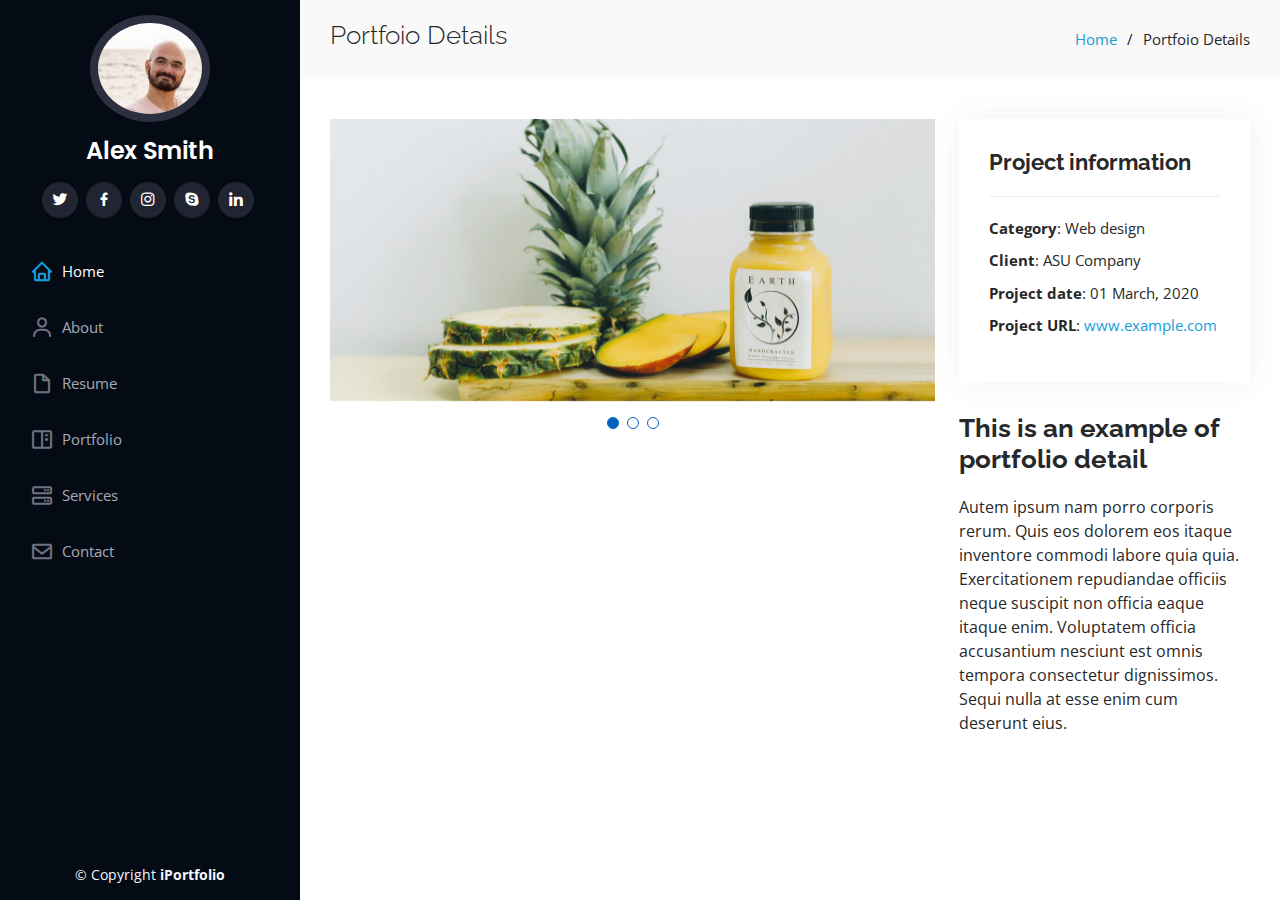
<file: portfolio_pages/portfolio-consulting-details.html>
<!DOCTYPE html>
<html lang="en">

<head>
  <meta charset="utf-8">
  <meta content="width=device-width, initial-scale=1.0" name="viewport">

  <title>Portfolio Details - iPortfolio Bootstrap Template</title>
  <meta content="" name="description">
  <meta content="" name="keywords">

  <!-- Favicons -->
  <link href="../assets/img/favicon.png" rel="icon">
  <link href="../assets/img/apple-touch-icon.png" rel="apple-touch-icon">

  <!-- Google Fonts -->
  <link href="https://fonts.googleapis.com/css?family=Open+Sans:300,300i,400,400i,600,600i,700,700i|Raleway:300,300i,400,400i,500,500i,600,600i,700,700i|Poppins:300,300i,400,400i,500,500i,600,600i,700,700i" rel="stylesheet">

  <!-- Vendor CSS Files -->
  <link href="../assets/vendor/aos/aos.css" rel="stylesheet">
  <link href="../assets/vendor/bootstrap/css/bootstrap.min.css" rel="stylesheet">
  <link href="../assets/vendor/bootstrap-icons/bootstrap-icons.css" rel="stylesheet">
  <link href="../assets/vendor/boxicons/css/boxicons.min.css" rel="stylesheet">
  <link href="../assets/vendor/glightbox/css/glightbox.min.css" rel="stylesheet">
  <link href="../assets/vendor/swiper/swiper-bundle.min.css" rel="stylesheet">

  <!-- Template Main CSS File -->
  <link href="../assets/css/style.css" rel="stylesheet">

  <!-- =======================================================
  * Template Name: iPortfolio
  * Updated: Jan 29 2024 with Bootstrap v5.3.2
  * Template URL: https://bootstrapmade.com/iportfolio-bootstrap-portfolio-websites-template/
  * Author: BootstrapMade.com
  * License: https://bootstrapmade.com/license/
  ======================================================== -->
</head>

<body>

  <!-- ======= Mobile nav toggle button ======= -->
  <i class="bi bi-list mobile-nav-toggle d-xl-none"></i>

  <!-- ======= Header ======= -->
  <header id="header">
    <div class="d-flex flex-column">

      <div class="profile">
        <img src="../assets/img/profile-img.jpg" alt="" class="img-fluid rounded-circle">
        <h1 class="text-light"><a href="index.html">Alex Smith</a></h1>
        <div class="social-links mt-3 text-center">
          <a href="#" class="twitter"><i class="bx bxl-twitter"></i></a>
          <a href="#" class="facebook"><i class="bx bxl-facebook"></i></a>
          <a href="#" class="instagram"><i class="bx bxl-instagram"></i></a>
          <a href="#" class="google-plus"><i class="bx bxl-skype"></i></a>
          <a href="#" class="linkedin"><i class="bx bxl-linkedin"></i></a>
        </div>
      </div>

      <nav id="navbar" class="nav-menu navbar">
        <ul>
          <li><a href="#hero" class="nav-link scrollto active"><i class="bx bx-home"></i> <span>Home</span></a></li>
          <li><a href="#about" class="nav-link scrollto"><i class="bx bx-user"></i> <span>About</span></a></li>
          <li><a href="#resume" class="nav-link scrollto"><i class="bx bx-file-blank"></i> <span>Resume</span></a></li>
          <li><a href="#portfolio" class="nav-link scrollto"><i class="bx bx-book-content"></i> <span>Portfolio</span></a></li>
          <li><a href="#services" class="nav-link scrollto"><i class="bx bx-server"></i> <span>Services</span></a></li>
          <li><a href="#contact" class="nav-link scrollto"><i class="bx bx-envelope"></i> <span>Contact</span></a></li>
        </ul>
      </nav><!-- .nav-menu -->
    </div>
  </header><!-- End Header -->

  <main id="main">

    <!-- ======= Breadcrumbs ======= -->
    <section id="breadcrumbs" class="breadcrumbs">
      <div class="container">

        <div class="d-flex justify-content-between align-items-center">
          <h2>Portfoio Details</h2>
          <ol>
            <li><a href="index.html">Home</a></li>
            <li>Portfoio Details</li>
          </ol>
        </div>

      </div>
    </section><!-- End Breadcrumbs -->

    <!-- ======= Portfolio Details Section ======= -->
    <section id="portfolio-details" class="portfolio-details">
      <div class="container">

        <div class="row gy-4">

          <div class="col-lg-8">
            <div class="portfolio-details-slider swiper">
              <div class="swiper-wrapper align-items-center">

                <div class="swiper-slide">
                  <img src="../assets/img/portfolio/portfolio-details-1.jpg" alt="">
                </div>

                <div class="swiper-slide">
                  <img src="../assets/img/portfolio/portfolio-details-2.jpg" alt="">
                </div>

                <div class="swiper-slide">
                  <img src="../assets/img/portfolio/portfolio-details-3.jpg" alt="">
                </div>

              </div>
              <div class="swiper-pagination"></div>
            </div>
          </div>

          <div class="col-lg-4">
            <div class="portfolio-info">
              <h3>Project information</h3>
              <ul>
                <li><strong>Category</strong>: Web design</li>
                <li><strong>Client</strong>: ASU Company</li>
                <li><strong>Project date</strong>: 01 March, 2020</li>
                <li><strong>Project URL</strong>: <a href="#">www.example.com</a></li>
              </ul>
            </div>
            <div class="portfolio-description">
              <h2>This is an example of portfolio detail</h2>
              <p>
                Autem ipsum nam porro corporis rerum. Quis eos dolorem eos itaque inventore commodi labore quia quia. Exercitationem repudiandae officiis neque suscipit non officia eaque itaque enim. Voluptatem officia accusantium nesciunt est omnis tempora consectetur dignissimos. Sequi nulla at esse enim cum deserunt eius.
              </p>
            </div>
          </div>

        </div>

      </div>
    </section><!-- End Portfolio Details Section -->

  </main><!-- End #main -->

  <!-- ======= Footer ======= -->
  <footer id="footer">
    <div class="container">
      <div class="copyright">
        &copy; Copyright <strong><span>iPortfolio</span></strong>
      </div>
      
    </div>
  </footer><!-- End  Footer -->

  <a href="#" class="back-to-top d-flex align-items-center justify-content-center"><i class="bi bi-arrow-up-short"></i></a>

  <!-- Vendor JS Files -->
  <script src="../assets/vendor/purecounter/purecounter_vanilla.js"></script>
  <script src="../assets/vendor/aos/aos.js"></script>
  <script src="../assets/vendor/bootstrap/js/bootstrap.bundle.min.js"></script>
  <script src="../assets/vendor/glightbox/js/glightbox.min.js"></script>
  <script src="../assets/vendor/isotope-layout/isotope.pkgd.min.js"></script>
  <script src="../assets/vendor/swiper/swiper-bundle.min.js"></script>
  <script src="../assets/vendor/typed.js/typed.umd.js"></script>
  <script src="../assets/vendor/waypoints/noframework.waypoints.js"></script>
  <script src="../assets/vendor/php-email-form/validate.js"></script>

  <!-- Template Main JS File -->
  <script src="../assets/js/main.js"></script>

</body>

</html>
</file>
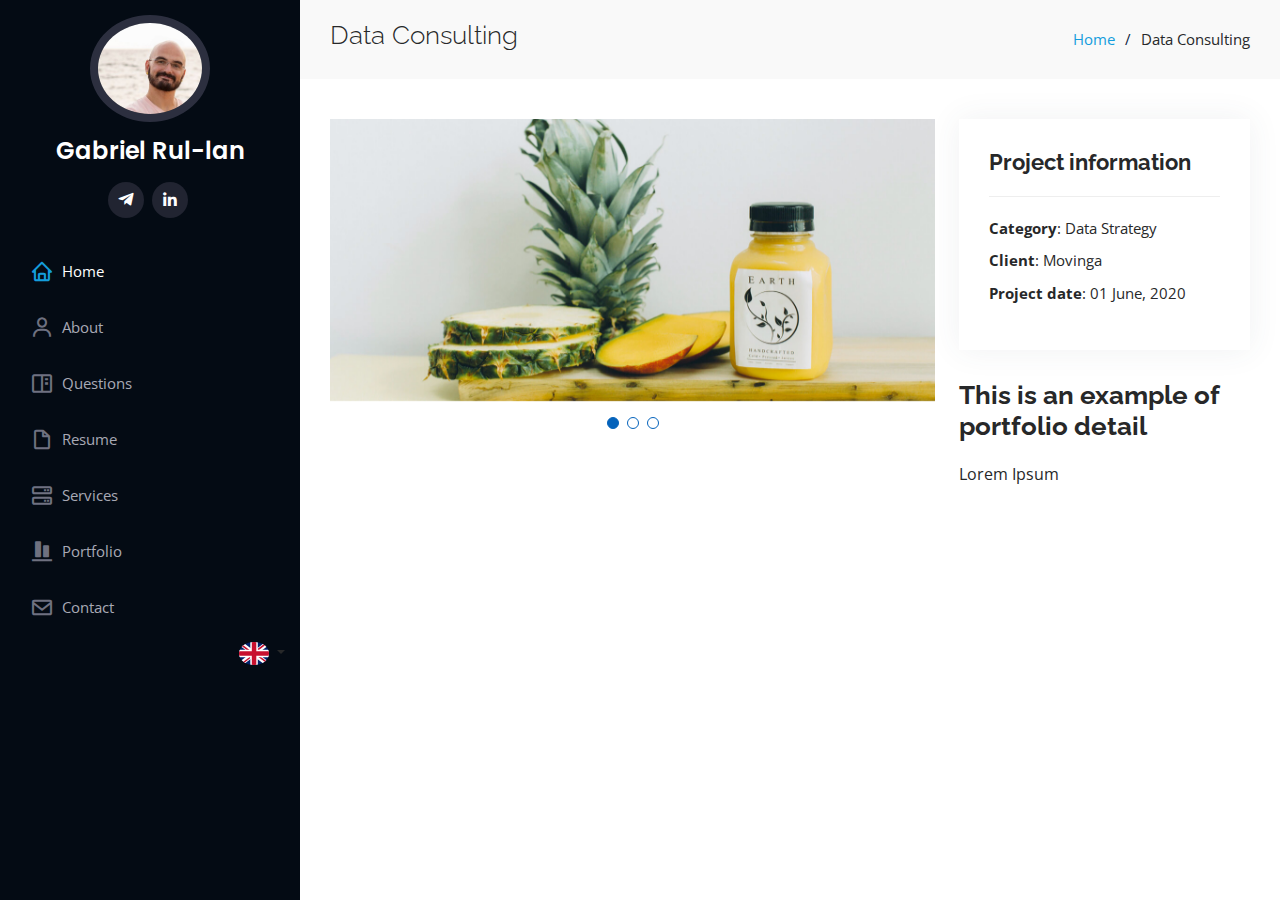
<file: en/portfolio/consulting.html>
<!DOCTYPE html>
<html lang="en">

<head>
  <meta charset="utf-8">
  <meta content="width=device-width, initial-scale=1.0" name="viewport">

  <!-- ==========================MODIFY============================= -->
  <title>Data Consulting</title>
  <meta content="" name="description">
  <meta content="" name="keywords">

  <!-- Favicons -->
  <link href="../../assets/img/favicon.png" rel="icon">
  <link href="../../assets/img/apple-touch-icon.png" rel="apple-touch-icon">

  <!-- Google Fonts -->
  <link href="https://fonts.googleapis.com/css?family=Open+Sans:300,300i,400,400i,600,600i,700,700i|Raleway:300,300i,400,400i,500,500i,600,600i,700,700i|Poppins:300,300i,400,400i,500,500i,600,600i,700,700i" rel="stylesheet">

  <!-- Vendor CSS Files -->
  <link href="../../assets/vendor/aos/aos.css" rel="stylesheet">
  <link href="../../assets/vendor/bootstrap/css/bootstrap.min.css" rel="stylesheet">
  <link href="../../assets/vendor/bootstrap-icons/bootstrap-icons.css" rel="stylesheet">
  <link href="../../assets/vendor/boxicons/css/boxicons.min.css" rel="stylesheet">
  <link href="../../assets/vendor/glightbox/css/glightbox.min.css" rel="stylesheet">
  <link href="../../assets/vendor/swiper/swiper-bundle.min.css" rel="stylesheet">

  <!-- Template Main CSS File -->
  <link href="../../assets/css/style.css" rel="stylesheet">

  <!-- ==========================MODIFY============================= -->
  <meta property="og:title" content="Gabriel Rul-lan, Data Consulting" />

  <meta property="og:description" content="Here I'll explain what is Data Consulting and how it can help you" />
  
  <meta property="og:image" content="../../assets/img/profile-img.jpg" />
  
  <meta property="og:url" content="https://www.data-partner.xyz/en/portfolio/consulting" />
</head>

<body>

  <!-- ======= Mobile nav toggle button ======= -->
  <i class="bi bi-list mobile-nav-toggle d-xl-none"></i>

  <!-- ======= Header ======= -->
  <header id="header">
    <div class="d-flex flex-column">

      <div class="profile">
        <img src="../../assets/img/profile-img.jpg" alt="" class="img-fluid rounded-circle">
        <h1 class="text-light"><a href="index.html">Gabriel Rul-lan</a></h1>
        <div class="social-links mt-3 text-center">
          <a href="https://t.me/gabriel_rullan" target=”_blank” class="telegram"><i class="bx bxl-telegram"></i></a>
          <a href="https://www.linkedin.com/in/gabriel-rullan/" target=”_blank” class="linkedin"><i class="bx bxl-linkedin"></i></a>
        </div>
      </div>

      <nav id="navbar" class="nav-menu navbar">
        <ul>
          <li><a href="../#hero" class="nav-link scrollto active"><i class="bx bx-home"></i> <span>Home</span></a></li>
          <li><a href="../#about" class="nav-link scrollto"><i class="bx bx-user"></i> <span>About</span></a></li>
          <li><a href="../#questions" class="nav-link scrollto"><i class="bx bx-book-content"></i> <span>Questions</span></a></li>
          <li><a href="../#resume" class="nav-link scrollto"><i class="bx bx-file-blank"></i> <span>Resume</span></a></li>
          <li><a href="../#services" class="nav-link scrollto"><i class="bx bx-server"></i> <span>Services</span></a></li>
          <li><a href="../#portfolio" class="nav-link scrollto"><i class="bx bxs-objects-vertical-bottom"></i> <span>Portfolio</span></a></li>
          <li><a href="../#contact" class="nav-link scrollto"><i class="bx bx-envelope"></i> <span>Contact</span></a></li>
        </ul>

      </nav><!-- .nav-menu -->
      <div class="nav-item dropdown language-switcher d-flex justify-content-end"> 
        <button class="nav-link btn dropdown-toggle" type="button" id="languageDropdown" data-bs-toggle="dropdown" aria-expanded="false">
          <img src="../../assets/img/english-flag.svg" alt="English flag" class="flag-icon" width="30px">
        </button>
        <ul class="dropdown-menu dropdown-menu-dark" aria-labelledby="languageDropdown">
          <li><a class="dropdown-item" href="../../ca/data-strategy"><img width="30px" src="../../assets/img/catalan-flag.svg" alt="Catalan flag" class="flag-icon"> Català</a></li>
          <li><a class="dropdown-item" href="../../es/data-strategy"><img width="30px" src="../../assets/img/spanish-flag.svg" alt="Spanish flag" class="flag-icon"> Español</a></li>
        </ul>
      </div>
  
    </div>

    </div>
  </header><!-- End Header -->

  <main id="main">

    <!-- ======= Breadcrumbs ======= -->
    <section id="breadcrumbs" class="breadcrumbs">
      <div class="container">

        <div class="d-flex justify-content-between align-items-center">
          <h2>Data Consulting	</h2>
          <ol>
            <li><a href="../index.html">Home</a></li>
            <li>Data Consulting</li>
          </ol>
        </div>

      </div>
    </section><!-- End Breadcrumbs -->

    <!-- ======= Portfolio Details Section ======= -->
    <section id="portfolio-details" class="portfolio-details">
      <div class="container">

        <div class="row gy-4">

          <div class="col-lg-8">
            <div class="portfolio-details-slider swiper">
              <div class="swiper-wrapper align-items-center">

                <div class="swiper-slide">
                  <img src="../../assets/img/portfolio/portfolio-details-1.jpg" alt="">
                </div>

                <div class="swiper-slide">
                  <img src="../../assets/img/portfolio/portfolio-details-2.jpg" alt="">
                </div>

                <div class="swiper-slide">
                  <img src="../../assets/img/portfolio/portfolio-details-3.jpg" alt="">
                </div>

              </div>
              <div class="swiper-pagination"></div>
            </div>
          </div>

          <div class="col-lg-4">
            <div class="portfolio-info">
              <h3>Project information</h3>
              <ul>
                <li><strong>Category</strong>: Data Strategy</li>
                <li><strong>Client</strong>: Movinga</li>
                <li><strong>Project date</strong>: 01 June, 2020</li>
                <!-- <li><strong>Project URL</strong>: <a href="#">www.example.com</a></li> -->
              </ul>
            </div>
            <div class="portfolio-description">
              <h2>This is an example of portfolio detail</h2>
              <p>
                Lorem Ipsum
              </p>
            </div>
          </div>

        </div>

      </div>
    </section><!-- End Portfolio Details Section -->

  </main><!-- End #main -->

  <!-- ======= Footer ======= -->
  <!-- <footer id="footer">
    <div class="container">
      <div class="copyright">
        &copy; Copyright <strong><span></span></strong>
      </div>
      
    </div>
  </footer> -->
  <!-- End  Footer -->

  <a href="#" class="back-to-top d-flex align-items-center justify-content-center"><i class="bi bi-arrow-up-short"></i></a>

  <!-- Vendor JS Files -->
  <script src="../../assets/vendor/purecounter/purecounter_vanilla.js"></script>
  <script src="../../assets/vendor/aos/aos.js"></script>
  <script src="../../assets/vendor/bootstrap/js/bootstrap.bundle.min.js"></script>
  <script src="../../assets/vendor/glightbox/js/glightbox.min.js"></script>
  <script src="../../assets/vendor/isotope-layout/isotope.pkgd.min.js"></script>
  <script src="../../assets/vendor/swiper/swiper-bundle.min.js"></script>
  <script src="../../assets/vendor/typed.js/typed.umd.js"></script>
  <script src="../../assets/vendor/waypoints/noframework.waypoints.js"></script>
  <script src="../../assets/vendor/php-email-form/validate.js"></script>

  <!-- Template Main JS File -->
  <script src="../../assets/js/main.js"></script>

</body>

</html>
</file>
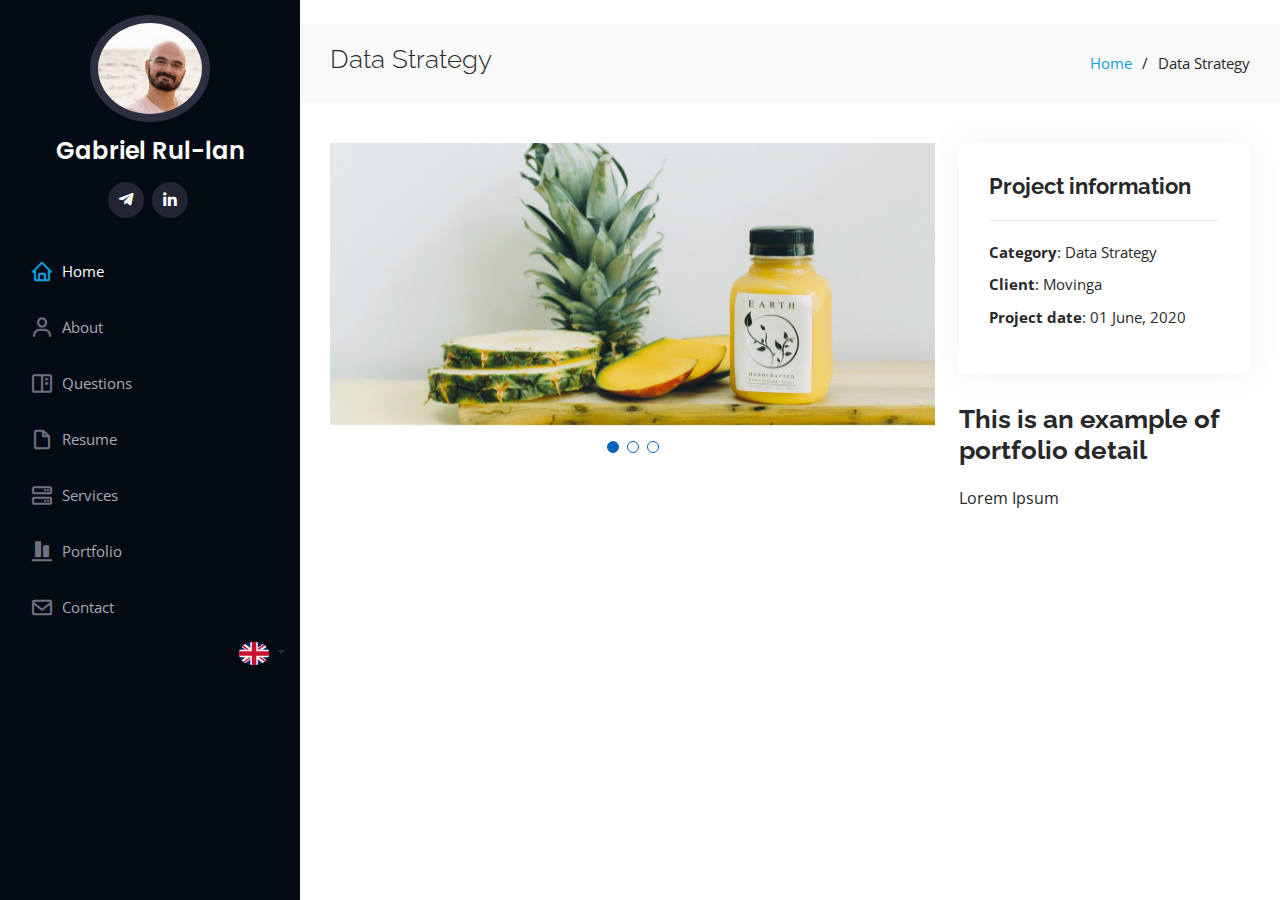
<file: en/portfolio/data_strategy.html>
<!DOCTYPE html>
<html lang="en">

<head>
  <meta charset="utf-8">
  <meta content="width=device-width, initial-scale=1.0" name="viewport">

  <!-- ==========================MODIFY============================= -->
  <Data Strategy>Data Strategy</Data Strategy>
  <meta content="" name="description">
  <meta content="" name="keywords">

  <!-- Favicons -->
  <link href="../../assets/img/favicon.png" rel="icon">
  <link href="../../assets/img/apple-touch-icon.png" rel="apple-touch-icon">

  <!-- Google Fonts -->
  <link href="https://fonts.googleapis.com/css?family=Open+Sans:300,300i,400,400i,600,600i,700,700i|Raleway:300,300i,400,400i,500,500i,600,600i,700,700i|Poppins:300,300i,400,400i,500,500i,600,600i,700,700i" rel="stylesheet">

  <!-- Vendor CSS Files -->
  <link href="../../assets/vendor/aos/aos.css" rel="stylesheet">
  <link href="../../assets/vendor/bootstrap/css/bootstrap.min.css" rel="stylesheet">
  <link href="../../assets/vendor/bootstrap-icons/bootstrap-icons.css" rel="stylesheet">
  <link href="../../assets/vendor/boxicons/css/boxicons.min.css" rel="stylesheet">
  <link href="../../assets/vendor/glightbox/css/glightbox.min.css" rel="stylesheet">
  <link href="../../assets/vendor/swiper/swiper-bundle.min.css" rel="stylesheet">

  <!-- Template Main CSS File -->
  <link href="../../assets/css/style.css" rel="stylesheet">

  <!-- ==========================MODIFY============================= -->
  <meta property="og:Data Strategy" content="Gabriel Rul-lan, Data Strategy" />

  <meta property="og:description" content="Here I'll explain what is Data Strategy and how it can help you" />
  
  <meta property="og:image" content="../../assets/img/profile-img.jpg" />
  
  <meta property="og:url" content="https://www.data-partner.xyz/en/portfolio/data_strategy" />
</head>

<body>

  <!-- ======= Mobile nav toggle button ======= -->
  <i class="bi bi-list mobile-nav-toggle d-xl-none"></i>

  <!-- ======= Header ======= -->
  <header id="header">
    <div class="d-flex flex-column">

      <div class="profile">
        <img src="../../assets/img/profile-img.jpg" alt="" class="img-fluid rounded-circle">
        <h1 class="text-light"><a href="index.html">Gabriel Rul-lan</a></h1>
        <div class="social-links mt-3 text-center">
          <a href="https://t.me/gabriel_rullan" target=”_blank” class="telegram"><i class="bx bxl-telegram"></i></a>
          <a href="https://www.linkedin.com/in/gabriel-rullan/" target=”_blank” class="linkedin"><i class="bx bxl-linkedin"></i></a>
        </div>
      </div>

      <nav id="navbar" class="nav-menu navbar">
        <ul>
          <li><a href="../#hero" class="nav-link scrollto active"><i class="bx bx-home"></i> <span>Home</span></a></li>
          <li><a href="../#about" class="nav-link scrollto"><i class="bx bx-user"></i> <span>About</span></a></li>
          <li><a href="../#questions" class="nav-link scrollto"><i class="bx bx-book-content"></i> <span>Questions</span></a></li>
          <li><a href="../#resume" class="nav-link scrollto"><i class="bx bx-file-blank"></i> <span>Resume</span></a></li>
          <li><a href="../#services" class="nav-link scrollto"><i class="bx bx-server"></i> <span>Services</span></a></li>
          <li><a href="../#portfolio" class="nav-link scrollto"><i class="bx bxs-objects-vertical-bottom"></i> <span>Portfolio</span></a></li>
          <li><a href="../#contact" class="nav-link scrollto"><i class="bx bx-envelope"></i> <span>Contact</span></a></li>
        </ul>

      </nav><!-- .nav-menu -->
      <div class="nav-item dropdown language-switcher d-flex justify-content-end"> 
        <button class="nav-link btn dropdown-toggle" type="button" id="languageDropdown" data-bs-toggle="dropdown" aria-expanded="false">
          <img src="../../assets/img/english-flag.svg" alt="English flag" class="flag-icon" width="30px">
        </button>
        <ul class="dropdown-menu dropdown-menu-dark" aria-labelledby="languageDropdown">
          <li><a class="dropdown-item" href="../../ca/data-strategy"><img width="30px" src="../../assets/img/catalan-flag.svg" alt="Catalan flag" class="flag-icon"> Català</a></li>
          <li><a class="dropdown-item" href="../../es/data-strategy"><img width="30px" src="../../assets/img/spanish-flag.svg" alt="Spanish flag" class="flag-icon"> Español</a></li>
        </ul>
      </div>
  
    </div>

    </div>
  </header><!-- End Header -->

  <main id="main">

    <!-- ======= Breadcrumbs ======= -->
    <section id="breadcrumbs" class="breadcrumbs">
      <div class="container">

        <div class="d-flex justify-content-between align-items-center">
          <h2>Data Strategy	</h2>
          <ol>
            <li><a href="../index.html">Home</a></li>
            <li>Data Strategy</li>
          </ol>
        </div>

      </div>
    </section><!-- End Breadcrumbs -->

    <!-- ======= Portfolio Details Section ======= -->
    <section id="portfolio-details" class="portfolio-details">
      <div class="container">

        <div class="row gy-4">

          <div class="col-lg-8">
            <div class="portfolio-details-slider swiper">
              <div class="swiper-wrapper align-items-center">

                <div class="swiper-slide">
                  <img src="../../assets/img/portfolio/portfolio-details-1.jpg" alt="">
                </div>

                <div class="swiper-slide">
                  <img src="../../assets/img/portfolio/portfolio-details-2.jpg" alt="">
                </div>

                <div class="swiper-slide">
                  <img src="../../assets/img/portfolio/portfolio-details-3.jpg" alt="">
                </div>

              </div>
              <div class="swiper-pagination"></div>
            </div>
          </div>

          <div class="col-lg-4">
            <div class="portfolio-info">
              <h3>Project information</h3>
              <ul>
                <li><strong>Category</strong>: Data Strategy</li>
                <li><strong>Client</strong>: Movinga</li>
                <li><strong>Project date</strong>: 01 June, 2020</li>
                <!-- <li><strong>Project URL</strong>: <a href="#">www.example.com</a></li> -->
              </ul>
            </div>
            <div class="portfolio-description">
              <h2>This is an example of portfolio detail</h2>
              <p>
                Lorem Ipsum
              </p>
            </div>
          </div>

        </div>

      </div>
    </section><!-- End Portfolio Details Section -->

  </main><!-- End #main -->

  <!-- ======= Footer ======= -->
  <!-- <footer id="footer">
    <div class="container">
      <div class="copyright">
        &copy; Copyright <strong><span></span></strong>
      </div>
      
    </div>
  </footer> -->
  <!-- End  Footer -->

  <a href="#" class="back-to-top d-flex align-items-center justify-content-center"><i class="bi bi-arrow-up-short"></i></a>

  <!-- Vendor JS Files -->
  <script src="../../assets/vendor/purecounter/purecounter_vanilla.js"></script>
  <script src="../../assets/vendor/aos/aos.js"></script>
  <script src="../../assets/vendor/bootstrap/js/bootstrap.bundle.min.js"></script>
  <script src="../../assets/vendor/glightbox/js/glightbox.min.js"></script>
  <script src="../../assets/vendor/isotope-layout/isotope.pkgd.min.js"></script>
  <script src="../../assets/vendor/swiper/swiper-bundle.min.js"></script>
  <script src="../../assets/vendor/typed.js/typed.umd.js"></script>
  <script src="../../assets/vendor/waypoints/noframework.waypoints.js"></script>
  <script src="../../assets/vendor/php-email-form/validate.js"></script>

  <!-- Template Main JS File -->
  <script src="../../assets/js/main.js"></script>

</body>

</html>
</file>
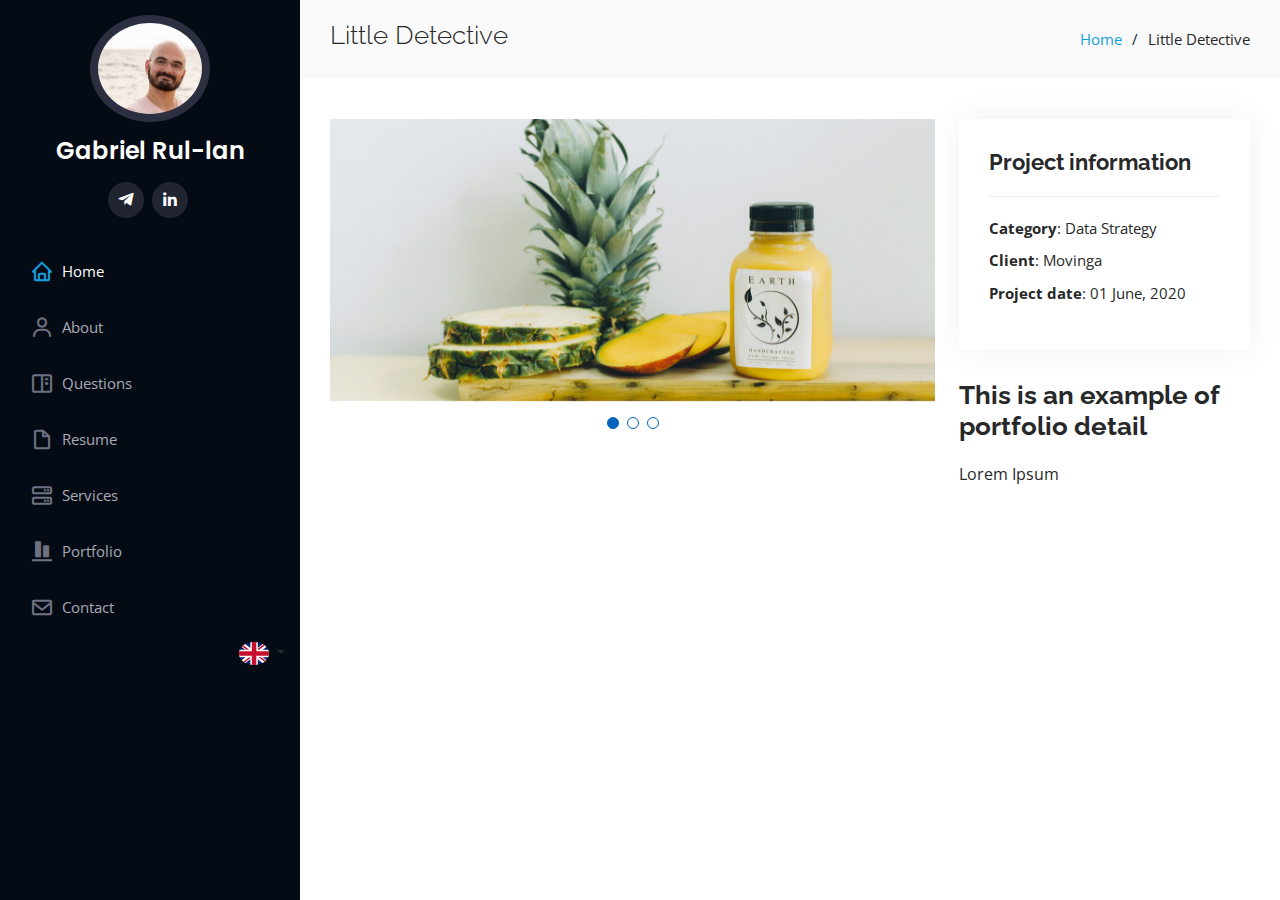
<file: en/portfolio/holmes.html>
<!DOCTYPE html>
<html lang="en">

<head>
  <meta charset="utf-8">
  <meta content="width=device-width, initial-scale=1.0" name="viewport">

  <!-- ==========================MODIFY============================= -->
  <title>Little Detective</title>
  <meta content="" name="description">
  <meta content="" name="keywords">

  <!-- Favicons -->
  <link href="../../assets/img/favicon.png" rel="icon">
  <link href="../../assets/img/apple-touch-icon.png" rel="apple-touch-icon">

  <!-- Google Fonts -->
  <link href="https://fonts.googleapis.com/css?family=Open+Sans:300,300i,400,400i,600,600i,700,700i|Raleway:300,300i,400,400i,500,500i,600,600i,700,700i|Poppins:300,300i,400,400i,500,500i,600,600i,700,700i" rel="stylesheet">

  <!-- Vendor CSS Files -->
  <link href="../../assets/vendor/aos/aos.css" rel="stylesheet">
  <link href="../../assets/vendor/bootstrap/css/bootstrap.min.css" rel="stylesheet">
  <link href="../../assets/vendor/bootstrap-icons/bootstrap-icons.css" rel="stylesheet">
  <link href="../../assets/vendor/boxicons/css/boxicons.min.css" rel="stylesheet">
  <link href="../../assets/vendor/glightbox/css/glightbox.min.css" rel="stylesheet">
  <link href="../../assets/vendor/swiper/swiper-bundle.min.css" rel="stylesheet">

  <!-- Template Main CSS File -->
  <link href="../../assets/css/style.css" rel="stylesheet">

  <!-- ==========================MODIFY============================= -->
  <meta property="og:title" content="Gabriel Rul-lan, Data Detective" />

  <meta property="og:description" content="Here I'll explain what is Data Detective and how it can help you" />
  
  <meta property="og:image" content="../../assets/img/profile-img.jpg" />
  
  <meta property="og:url" content="https://www.data-partner.xyz/en/portfolio/holmes" />
</head>

<body>

  <!-- ======= Mobile nav toggle button ======= -->
  <i class="bi bi-list mobile-nav-toggle d-xl-none"></i>

  <!-- ======= Header ======= -->
  <header id="header">
    <div class="d-flex flex-column">

      <div class="profile">
        <img src="../../assets/img/profile-img.jpg" alt="" class="img-fluid rounded-circle">
        <h1 class="text-light"><a href="index.html">Gabriel Rul-lan</a></h1>
        <div class="social-links mt-3 text-center">
          <a href="https://t.me/gabriel_rullan" target=”_blank” class="telegram"><i class="bx bxl-telegram"></i></a>
          <a href="https://www.linkedin.com/in/gabriel-rullan/" target=”_blank” class="linkedin"><i class="bx bxl-linkedin"></i></a>
        </div>
      </div>

      <nav id="navbar" class="nav-menu navbar">
        <ul>
          <li><a href="../#hero" class="nav-link scrollto active"><i class="bx bx-home"></i> <span>Home</span></a></li>
          <li><a href="../#about" class="nav-link scrollto"><i class="bx bx-user"></i> <span>About</span></a></li>
          <li><a href="../#questions" class="nav-link scrollto"><i class="bx bx-book-content"></i> <span>Questions</span></a></li>
          <li><a href="../#resume" class="nav-link scrollto"><i class="bx bx-file-blank"></i> <span>Resume</span></a></li>
          <li><a href="../#services" class="nav-link scrollto"><i class="bx bx-server"></i> <span>Services</span></a></li>
          <li><a href="../#portfolio" class="nav-link scrollto"><i class="bx bxs-objects-vertical-bottom"></i> <span>Portfolio</span></a></li>
          <li><a href="../#contact" class="nav-link scrollto"><i class="bx bx-envelope"></i> <span>Contact</span></a></li>
        </ul>

      </nav><!-- .nav-menu -->
      <div class="nav-item dropdown language-switcher d-flex justify-content-end"> 
        <button class="nav-link btn dropdown-toggle" type="button" id="languageDropdown" data-bs-toggle="dropdown" aria-expanded="false">
          <img src="../../assets/img/english-flag.svg" alt="English flag" class="flag-icon" width="30px">
        </button>
        <ul class="dropdown-menu dropdown-menu-dark" aria-labelledby="languageDropdown">
          <li><a class="dropdown-item" href="../../ca/data-strategy"><img width="30px" src="../../assets/img/catalan-flag.svg" alt="Catalan flag" class="flag-icon"> Català</a></li>
          <li><a class="dropdown-item" href="../../es/data-strategy"><img width="30px" src="../../assets/img/spanish-flag.svg" alt="Spanish flag" class="flag-icon"> Español</a></li>
        </ul>
      </div>
  
    </div>

    </div>
  </header><!-- End Header -->

  <main id="main">

    <!-- ======= Breadcrumbs ======= -->
    <section id="breadcrumbs" class="breadcrumbs">
      <div class="container">

        <div class="d-flex justify-content-between align-items-center">
          <h2>Little Detective	</h2>
          <ol>
            <li><a href="../index.html">Home</a></li>
            <li>Little Detective</li>
          </ol>
        </div>

      </div>
    </section><!-- End Breadcrumbs -->

    <!-- ======= Portfolio Details Section ======= -->
    <section id="portfolio-details" class="portfolio-details">
      <div class="container">

        <div class="row gy-4">

          <div class="col-lg-8">
            <div class="portfolio-details-slider swiper">
              <div class="swiper-wrapper align-items-center">

                <div class="swiper-slide">
                  <img src="../../assets/img/portfolio/portfolio-details-1.jpg" alt="">
                </div>

                <div class="swiper-slide">
                  <img src="../../assets/img/portfolio/portfolio-details-2.jpg" alt="">
                </div>

                <div class="swiper-slide">
                  <img src="../../assets/img/portfolio/portfolio-details-3.jpg" alt="">
                </div>

              </div>
              <div class="swiper-pagination"></div>
            </div>
          </div>

          <div class="col-lg-4">
            <div class="portfolio-info">
              <h3>Project information</h3>
              <ul>
                <li><strong>Category</strong>: Data Strategy</li>
                <li><strong>Client</strong>: Movinga</li>
                <li><strong>Project date</strong>: 01 June, 2020</li>
                <!-- <li><strong>Project URL</strong>: <a href="#">www.example.com</a></li> -->
              </ul>
            </div>
            <div class="portfolio-description">
              <h2>This is an example of portfolio detail</h2>
              <p>
                Lorem Ipsum
              </p>
            </div>
          </div>

        </div>

      </div>
    </section><!-- End Portfolio Details Section -->

  </main><!-- End #main -->

  <!-- ======= Footer ======= -->
  <!-- <footer id="footer">
    <div class="container">
      <div class="copyright">
        &copy; Copyright <strong><span></span></strong>
      </div>
      
    </div>
  </footer> -->
  <!-- End  Footer -->

  <a href="#" class="back-to-top d-flex align-items-center justify-content-center"><i class="bi bi-arrow-up-short"></i></a>

  <!-- Vendor JS Files -->
  <script src="../../assets/vendor/purecounter/purecounter_vanilla.js"></script>
  <script src="../../assets/vendor/aos/aos.js"></script>
  <script src="../../assets/vendor/bootstrap/js/bootstrap.bundle.min.js"></script>
  <script src="../../assets/vendor/glightbox/js/glightbox.min.js"></script>
  <script src="../../assets/vendor/isotope-layout/isotope.pkgd.min.js"></script>
  <script src="../../assets/vendor/swiper/swiper-bundle.min.js"></script>
  <script src="../../assets/vendor/typed.js/typed.umd.js"></script>
  <script src="../../assets/vendor/waypoints/noframework.waypoints.js"></script>
  <script src="../../assets/vendor/php-email-form/validate.js"></script>

  <!-- Template Main JS File -->
  <script src="../../assets/js/main.js"></script>

</body>

</html>
</file>
<file: assets/css/style.css>
/**
* Template Name: iPortfolio
* Updated: Jan 29 2024 with Bootstrap v5.3.2
* Template URL: https://bootstrapmade.com/iportfolio-bootstrap-portfolio-websites-template/
* Author: BootstrapMade.com
* License: https://bootstrapmade.com/license/
*/

/*--------------------------------------------------------------
# General
--------------------------------------------------------------*/
body {
  font-family: "Open Sans", sans-serif;
  color: #272829;
}

a {
  color: #149ddd;
  text-decoration: none;
}

a:hover {
  color: #37b3ed;
  text-decoration: none;
}

h1,
h2,
h3,
h4,
h5,
h6 {
  font-family: "Raleway", sans-serif;
}

/*--------------------------------------------------------------
# Back to top button
--------------------------------------------------------------*/
.back-to-top {
  position: fixed;
  visibility: hidden;
  opacity: 0;
  right: 15px;
  bottom: 15px;
  z-index: 996;
  background: #149ddd;
  width: 40px;
  height: 40px;
  border-radius: 50px;
  transition: all 0.4s;
}

.back-to-top i {
  font-size: 28px;
  color: #fff;
  line-height: 0;
}

.back-to-top:hover {
  background: #2eafec;
  color: #fff;
}

.back-to-top.active {
  visibility: visible;
  opacity: 1;
}

/*--------------------------------------------------------------
# Header
--------------------------------------------------------------*/
#header {
  position: fixed;
  top: 0;
  left: 0;
  bottom: 0;
  width: 300px;
  transition: all ease-in-out 0.5s;
  z-index: 9997;
  transition: all 0.5s;
  padding: 0 15px;
  background: #040b14;
  overflow-y: auto;
}

#header .profile img {
  margin: 15px auto;
  display: block;
  width: 120px;
  border: 8px solid #2c2f3f;
}

#header .profile h1 {
  font-size: 24px;
  margin: 0;
  padding: 0;
  font-weight: 600;
  -moz-text-align-last: center;
  text-align-last: center;
  font-family: "Poppins", sans-serif;
}

#header .profile h1 a,
#header .profile h1 a:hover {
  color: #fff;
  text-decoration: none;
}

#header .profile .social-links a {
  font-size: 18px;
  display: inline-block;
  background: #212431;
  color: #fff;
  line-height: 1;
  padding: 8px 0;
  margin-right: 4px;
  border-radius: 50%;
  text-align: center;
  width: 36px;
  height: 36px;
  transition: 0.3s;
}

#header .profile .social-links a:hover {
  background: #149ddd;
  color: #fff;
  text-decoration: none;
}

#main {
  margin-left: 300px;
}

.container,
.container-fluid {
  padding-left: 30px;
  padding-right: 30px;
}

@media (max-width: 1199px) {
  #header {
    left: -300px;
  }

  #main {
    margin-left: 0;
  }

  .container,
  .container-fluid {
    padding-left: 12px;
    padding-right: 12px;
  }
}

/*--------------------------------------------------------------
# Navigation Menu
--------------------------------------------------------------*/
/* Desktop Navigation */
.nav-menu {
  padding: 30px 0 0 0;
}

.nav-menu * {
  margin: 0;
  padding: 0;
  list-style: none;
}

.nav-menu>ul>li {
  position: relative;
  white-space: nowrap;
}

.nav-menu a,
.nav-menu a:focus {
  display: flex;
  align-items: center;
  color: #a8a9b4;
  padding: 12px 15px;
  margin-bottom: 8px;
  transition: 0.3s;
  font-size: 15px;
}

.nav-menu a i,
.nav-menu a:focus i {
  font-size: 24px;
  padding-right: 8px;
  color: #6f7180;
}

.nav-menu a:hover,
.nav-menu .active,
.nav-menu .active:focus,
.nav-menu li:hover>a {
  text-decoration: none;
  color: #fff;
}

.nav-menu a:hover i,
.nav-menu .active i,
.nav-menu .active:focus i,
.nav-menu li:hover>a i {
  color: #149ddd;
}

/* Mobile Navigation */
.mobile-nav-toggle {
  position: fixed;
  right: 15px;
  top: 15px;
  z-index: 9998;
  border: 0;
  font-size: 24px;
  transition: all 0.4s;
  outline: none !important;
  background-color: #149ddd;
  color: #fff;
  width: 40px;
  height: 40px;
  display: inline-flex;
  align-items: center;
  justify-content: center;
  line-height: 0;
  border-radius: 50px;
  cursor: pointer;
}

.mobile-nav-active {
  overflow: hidden;
}

.mobile-nav-active #header {
  left: 0;
}

/*--------------------------------------------------------------
# Hero Section
--------------------------------------------------------------*/
#hero {
  width: 100%;
  height: 100vh;
  background: url("../img/hero-bg.jpg") top center;
  background-size: cover;
}

#hero:before {
  content: "";
  background: rgba(5, 13, 24, 0.3);
  position: absolute;
  bottom: 0;
  top: 0;
  left: 0;
  right: 0;
  z-index: 1;
}

#hero .hero-container {
  position: relative;
  z-index: 2;
  min-width: 300px;
}

#hero h1 {
  margin: 0 0 10px 0;
  font-size: 64px;
  font-weight: 700;
  line-height: 56px;
  color: #fff;
}

#hero p {
  color: #fff;
  margin-bottom: 50px;
  font-size: 26px;
  font-family: "Poppins", sans-serif;
}

#hero p span {
  color: #fff;
  padding-bottom: 4px;
  letter-spacing: 1px;
  border-bottom: 3px solid #149ddd;
}

@media (min-width: 1024px) {
  #hero {
    background-attachment: fixed;
  }
}

@media (max-width: 768px) {
  #hero h1 {
    font-size: 28px;
    line-height: 36px;
  }

  #hero h2 {
    font-size: 18px;
    line-height: 24px;
    margin-bottom: 30px;
  }
}

/*--------------------------------------------------------------
# Sections General
--------------------------------------------------------------*/
section {
  padding: 60px 0;
  overflow: hidden;
}

.section-bg {
  background: #f5f8fd;
}

.section-title {
  padding-bottom: 30px;
}

.section-title h2 {
  font-size: 32px;
  font-weight: bold;
  margin-bottom: 20px;
  padding-bottom: 20px;
  position: relative;
  color: #173b6c;
}

.section-title h2::after {
  content: "";
  position: absolute;
  display: block;
  width: 50px;
  height: 3px;
  background: #149ddd;
  bottom: 0;
  left: 0;
}

.section-title p {
  margin-bottom: 0;
}

/*--------------------------------------------------------------
# About
--------------------------------------------------------------*/
.about .content h3 {
  font-weight: 700;
  font-size: 26px;
  color: #173b6c;
}

.about .content ul {
  list-style: none;
  padding: 0;
}

.about .content ul li {
  margin-bottom: 20px;
  display: flex;
  align-items: center;
}

.about .content ul strong {
  margin-right: 10px;
}

.about .content ul i {
  font-size: 16px;
  margin-right: 5px;
  color: #149ddd;
  line-height: 0;
}

.about .content p:last-child {
  margin-bottom: 0;
}

/*--------------------------------------------------------------
# Facts
--------------------------------------------------------------*/
.facts {
  padding-bottom: 30px;
}

.facts .count-box {
  padding: 30px;
  width: 100%;
}

.facts .count-box i {
  display: block;
  font-size: 44px;
  color: #149ddd;
  float: left;
  line-height: 0;
}

.facts .count-box span {
  font-size: 48px;
  line-height: 40px;
  display: block;
  font-weight: 700;
  color: #050d18;
  margin-left: 60px;
}

.facts .count-box p {
  padding: 15px 0 0 0;
  margin: 0 0 0 60px;
  font-family: "Raleway", sans-serif;
  font-size: 14px;
  color: #122f57;
}

.facts .count-box a {
  font-weight: 600;
  display: block;
  margin-top: 20px;
  color: #122f57;
  font-size: 15px;
  font-family: "Poppins", sans-serif;
  transition: ease-in-out 0.3s;
}

.facts .count-box a:hover {
  color: #1f5297;
}

/*--------------------------------------------------------------
# Akills
--------------------------------------------------------------*/
.skills .progress {
  height: 60px;
  display: block;
  background: none;
  border-radius: 0;
}

.skills .progress .skill {
  padding: 0;
  margin: 0 0 6px 0;
  text-transform: uppercase;
  display: block;
  font-weight: 600;
  font-family: "Poppins", sans-serif;
  color: #050d18;
}

.skills .progress .skill .val {
  float: right;
  font-style: normal;
}

.skills .progress-bar-wrap {
  background: #dce8f8;
  height: 10px;
}

.skills .progress-bar {
  width: 1px;
  height: 10px;
  transition: 0.9s;
  background-color: #149ddd;
}

/*--------------------------------------------------------------
# Resume
--------------------------------------------------------------*/
.resume .resume-title {
  font-size: 26px;
  font-weight: 700;
  margin-top: 20px;
  margin-bottom: 20px;
  color: #050d18;
}

.resume .resume-item {
  padding: 0 0 20px 20px;
  margin-top: -2px;
  border-left: 2px solid #1f5297;
  position: relative;
}

.resume .resume-item h4 {
  line-height: 18px;
  font-size: 18px;
  font-weight: 600;
  text-transform: uppercase;
  font-family: "Poppins", sans-serif;
  color: #050d18;
  margin-bottom: 10px;
}

.resume .resume-item h5 {
  font-size: 16px;
  background: #e4edf9;
  padding: 5px 15px;
  display: inline-block;
  font-weight: 600;
  margin-bottom: 10px;
}

.resume .resume-item ul {
  padding-left: 20px;
}

.resume .resume-item ul li {
  padding-bottom: 10px;
}

.resume .resume-item:last-child {
  padding-bottom: 0;
}

.resume .resume-item::before {
  content: "";
  position: absolute;
  width: 16px;
  height: 16px;
  border-radius: 50px;
  left: -9px;
  top: 0;
  background: #fff;
  border: 2px solid #1f5297;
}

/*--------------------------------------------------------------
# Portfolio
--------------------------------------------------------------*/
.portfolio .portfolio-item {
  margin-bottom: 30px;
}

.portfolio #portfolio-flters {
  padding: 0;
  margin: 0 auto 35px auto;
  list-style: none;
  text-align: center;
  background: #fff;
  border-radius: 50px;
  padding: 2px 15px;
}

.portfolio #portfolio-flters li {
  cursor: pointer;
  display: inline-block;
  padding: 10px 15px 8px 15px;
  font-size: 14px;
  font-weight: 600;
  line-height: 1;
  text-transform: uppercase;
  color: #272829;
  margin-bottom: 5px;
  transition: all 0.3s ease-in-out;
}

.portfolio #portfolio-flters li:hover,
.portfolio #portfolio-flters li.filter-active {
  color: #149ddd;
}

.portfolio #portfolio-flters li:last-child {
  margin-right: 0;
}

.portfolio .portfolio-wrap {
  transition: 0.3s;
  position: relative;
  overflow: hidden;
  z-index: 1;
  background: rgba(69, 80, 91, 0.8);
}

.portfolio .portfolio-wrap::before {
  content: "";
  background: rgba(255, 255, 255, 0.5);
  position: absolute;
  left: 30px;
  right: 30px;
  top: 30px;
  bottom: 30px;
  transition: all ease-in-out 0.3s;
  z-index: 2;
  opacity: 0;
}

.portfolio .portfolio-wrap .portfolio-links {
  opacity: 1;
  left: 0;
  right: 0;
  bottom: -60px;
  z-index: 3;
  position: absolute;
  transition: all ease-in-out 0.3s;
  display: flex;
  justify-content: center;
}

.portfolio .portfolio-wrap .portfolio-links a {
  color: #fff;
  font-size: 28px;
  text-align: center;
  background: rgba(20, 157, 221, 0.75);
  transition: 0.3s;
  width: 50%;
}

.portfolio .portfolio-wrap .portfolio-links a:hover {
  background: rgba(20, 157, 221, 0.95);
}

.portfolio .portfolio-wrap .portfolio-links a+a {
  border-left: 1px solid #37b3ed;
}

.portfolio .portfolio-wrap:hover::before {
  top: 0;
  left: 0;
  right: 0;
  bottom: 0;
  opacity: 1;
}

.portfolio .portfolio-wrap:hover .portfolio-links {
  opacity: 1;
  bottom: 0;
}
/*--------------------------------------------------------------
# Portfolio
--------------------------------------------------------------*/
.portfolio .portfolio-item {
  margin-bottom: 30px;
}

.portfolio #portfolio-flters {
  padding: 0;
  margin: 0 auto 25px auto;
  list-style: none;
  text-align: center;
  background: #fff;
  border-radius: 50px;
  padding: 2px 15px;
}

.portfolio #portfolio-flters li {
  cursor: pointer;
  display: inline-block;
  padding: 10px 15px;
  font-size: 14px;
  font-weight: 600;
  line-height: 1;
  text-transform: uppercase;
  color: #272829;
  margin-bottom: 5px;
  transition: all 0.3s ease-in-out;
}

.portfolio #portfolio-flters li:hover,
.portfolio #portfolio-flters li.filter-active {
  color: #0563bb;
}

.portfolio #portfolio-flters li:last-child {
  margin-right: 0;
}

.portfolio .portfolio-wrap {
  transition: 0.3s;
  position: relative;
  overflow: hidden;
  z-index: 1;
  background: rgba(69, 80, 91, 0.8);
}

.portfolio .portfolio-wrap::before {
  content: "";
  background: rgba(255, 255, 255, 0.7);
  position: absolute;
  left: 30px;
  right: 30px;
  top: 30px;
  bottom: 30px;
  transition: all ease-in-out 0.3s;
  z-index: 2;
  opacity: 0;
}

.portfolio .portfolio-wrap .portfolio-info {
  opacity: 0;
  position: absolute;
  top: 0;
  left: 0;
  right: 0;
  bottom: 0;
  text-align: center;
  z-index: 3;
  transition: all ease-in-out 0.3s;
  display: flex;
  flex-direction: column;
  justify-content: center;
  align-items: center;
}

.portfolio .portfolio-wrap .portfolio-info::before {
  display: block;
  content: "";
  width: 48px;
  height: 48px;
  position: absolute;
  top: 35px;
  left: 35px;
  border-top: 3px solid #d7dce1;
  border-left: 3px solid #d7dce1;
  transition: all 0.5s ease 0s;
  z-index: 9994;
}

.portfolio .portfolio-wrap .portfolio-info::after {
  display: block;
  content: "";
  width: 48px;
  height: 48px;
  position: absolute;
  bottom: 35px;
  right: 35px;
  border-bottom: 3px solid #d7dce1;
  border-right: 3px solid #d7dce1;
  transition: all 0.5s ease 0s;
  z-index: 9994;
}

.portfolio .portfolio-wrap .portfolio-info h4 {
  font-size: 20px;
  color: #45505b;
  font-weight: 600;
}

.portfolio .portfolio-wrap .portfolio-info p {
  color: #45505b;
  font-size: 14px;
  text-transform: uppercase;
  padding: 0;
  margin: 0;
}

.portfolio .portfolio-wrap .portfolio-links {
  text-align: center;
  z-index: 4;
}

.portfolio .portfolio-wrap .portfolio-links a {
  color: #45505b;
  margin: 0 2px;
  font-size: 28px;
  display: inline-block;
  transition: 0.3s;
}

.portfolio .portfolio-wrap .portfolio-links a:hover {
  color: #148af9;
}

.portfolio .portfolio-wrap:hover::before {
  top: 0;
  left: 0;
  right: 0;
  bottom: 0;
  opacity: 1;
}

.portfolio .portfolio-wrap:hover .portfolio-info {
  opacity: 1;
}

.portfolio .portfolio-wrap:hover .portfolio-info::before {
  top: 15px;
  left: 15px;
}

.portfolio .portfolio-wrap:hover .portfolio-info::after {
  bottom: 15px;
  right: 15px;
}

/*--------------------------------------------------------------
# Portfolio Details
--------------------------------------------------------------*/
.portfolio-details {
  padding-top: 40px;
}

.portfolio-details .portfolio-details-slider img {
  width: 100%;
}

.portfolio-details .portfolio-details-slider .swiper-pagination {
  margin-top: 20px;
  position: relative;
}

.portfolio-details .portfolio-details-slider .swiper-pagination .swiper-pagination-bullet {
  width: 12px;
  height: 12px;
  background-color: #fff;
  opacity: 1;
  border: 1px solid #0563bb;
}

.portfolio-details .portfolio-details-slider .swiper-pagination .swiper-pagination-bullet-active {
  background-color: #0563bb;
}

.portfolio-details .portfolio-info {
  padding: 30px;
  box-shadow: 0px 0 30px rgba(69, 80, 91, 0.08);
}

.portfolio-details .portfolio-info h3 {
  font-size: 22px;
  font-weight: 700;
  margin-bottom: 20px;
  padding-bottom: 20px;
  border-bottom: 1px solid #eee;
}

.portfolio-details .portfolio-info ul {
  list-style: none;
  padding: 0;
  font-size: 15px;
}

.portfolio-details .portfolio-info ul li+li {
  margin-top: 10px;
}

.portfolio-details .portfolio-description {
  padding-top: 30px;
}

.portfolio-details .portfolio-description h2 {
  font-size: 26px;
  font-weight: 700;
  margin-bottom: 20px;
}

.portfolio-details .portfolio-description p {
  padding: 0;
}


/*--------------------------------------------------------------
# Services
--------------------------------------------------------------*/
.services .icon-box {
  margin-bottom: 20px;
}

.services .icon {
  float: left;
  display: flex;
  align-items: center;
  justify-content: center;
  width: 54px;
  height: 54px;
  background: #149ddd;
  border-radius: 50%;
  transition: 0.5s;
  border: 1px solid #149ddd;
}

.services .icon i {
  color: #fff;
  font-size: 24px;
  line-height: 0;
}

.services .icon-box:hover .icon {
  background: #fff;
}

.services .icon-box:hover .icon i {
  color: #149ddd;
}

.services .title {
  margin-left: 80px;
  font-weight: 700;
  margin-bottom: 15px;
  font-size: 18px;
}

.services .title a {
  color: #343a40;
}

.services .title a:hover {
  color: #149ddd;
}

.services .description {
  margin-left: 80px;
  line-height: 24px;
  font-size: 14px;
}

/*--------------------------------------------------------------
# Testimonials
--------------------------------------------------------------*/
.testimonials .testimonials-carousel,
.testimonials .testimonials-slider {
  overflow: hidden;
}

.testimonials .testimonial-item {
  box-sizing: content-box;
  text-align: center;
  min-height: 320px;
}

.testimonials .testimonial-item .testimonial-img {
  width: 90px;
  border-radius: 50%;
  margin: 0 auto;
}

.testimonials .testimonial-item h3 {
  font-size: 18px;
  font-weight: bold;
  margin: 10px 0 5px 0;
  color: #111;
}

.testimonials .testimonial-item h4 {
  font-size: 14px;
  color: #999;
  margin: 0;
}

.testimonials .testimonial-item .quote-icon-left,
.testimonials .testimonial-item .quote-icon-right {
  color: #c3e8fa;
  font-size: 26px;
}

.testimonials .testimonial-item .quote-icon-left {
  display: inline-block;
  left: -5px;
  position: relative;
}

.testimonials .testimonial-item .quote-icon-right {
  display: inline-block;
  right: -5px;
  position: relative;
  top: 10px;
}

.testimonials .testimonial-item p {
  font-style: italic;
  margin: 0 15px 15px 15px;
  padding: 20px;
  background: #fff;
  position: relative;
  margin-bottom: 35px;
  border-radius: 6px;
  box-shadow: 0px 2px 15px rgba(0, 0, 0, 0.1);
}

.testimonials .testimonial-item p::after {
  content: "";
  width: 0;
  height: 0;
  border-top: 20px solid #fff;
  border-right: 20px solid transparent;
  border-left: 20px solid transparent;
  position: absolute;
  bottom: -20px;
  left: calc(50% - 20px);
}

.testimonials .swiper-pagination {
  margin-top: 20px;
  position: relative;
}

.testimonials .swiper-pagination .swiper-pagination-bullet {
  width: 12px;
  height: 12px;
  background-color: #fff;
  opacity: 1;
  border: 1px solid #149ddd;
}

.testimonials .swiper-pagination .swiper-pagination-bullet-active {
  background-color: #149ddd;
}

/*--------------------------------------------------------------
# Contact
--------------------------------------------------------------*/
.contact {
  padding-bottom: 130px;
}

.contact .info {
  padding: 30px;
  background: #fff;
  width: 100%;
  box-shadow: 0 0 24px 0 rgba(0, 0, 0, 0.12);
}

.contact .info i {
  font-size: 20px;
  color: #149ddd;
  float: left;
  width: 44px;
  height: 44px;
  background: #dff3fc;
  display: flex;
  justify-content: center;
  align-items: center;
  border-radius: 50px;
  transition: all 0.3s ease-in-out;
}

.contact .info h4 {
  padding: 0 0 0 60px;
  font-size: 22px;
  font-weight: 600;
  margin-bottom: 5px;
  color: #050d18;
}

.contact .info p {
  padding: 0 0 10px 60px;
  margin-bottom: 20px;
  font-size: 14px;
  color: #173b6c;
}

.contact .info .email p {
  padding-top: 5px;
}

.contact .info .social-links {
  padding-left: 60px;
}

.contact .info .social-links a {
  font-size: 18px;
  display: inline-block;
  background: #333;
  color: #fff;
  line-height: 1;
  padding: 8px 0;
  border-radius: 50%;
  text-align: center;
  width: 36px;
  height: 36px;
  transition: 0.3s;
  margin-right: 10px;
}

.contact .info .social-links a:hover {
  background: #149ddd;
  color: #fff;
}

.contact .info .email:hover i,
.contact .info .address:hover i,
.contact .info .phone:hover i {
  background: #149ddd;
  color: #fff;
}

.contact .php-email-form {
  width: 100%;
  padding: 30px;
  background: #fff;
  box-shadow: 0 0 24px 0 rgba(0, 0, 0, 0.12);
}

.contact .php-email-form .form-group {
  padding-bottom: 8px;
}

.contact .php-email-form .validate {
  display: none;
  color: red;
  margin: 0 0 15px 0;
  font-weight: 400;
  font-size: 13px;
}

.contact .php-email-form .error-message {
  display: none;
  color: #fff;
  background: #ed3c0d;
  text-align: left;
  padding: 15px;
  font-weight: 600;
}

.contact .php-email-form .error-message br+br {
  margin-top: 25px;
}

.contact .php-email-form .sent-message {
  display: none;
  color: #fff;
  background: #18d26e;
  text-align: center;
  padding: 15px;
  font-weight: 600;
}

.contact .php-email-form .loading {
  display: none;
  background: #fff;
  text-align: center;
  padding: 15px;
}

.contact .php-email-form .loading:before {
  content: "";
  display: inline-block;
  border-radius: 50%;
  width: 24px;
  height: 24px;
  margin: 0 10px -6px 0;
  border: 3px solid #18d26e;
  border-top-color: #eee;
  animation: animate-loading 1s linear infinite;
}

.contact .php-email-form .form-group {
  margin-bottom: 15px;
}

.contact .php-email-form label {
  padding-bottom: 8px;
}

.contact .php-email-form input,
.contact .php-email-form textarea {
  border-radius: 0;
  box-shadow: none;
  font-size: 14px;
}

.contact .php-email-form input {
  height: 44px;
}

.contact .php-email-form textarea {
  padding: 10px 15px;
}

.contact .php-email-form button[type=submit] {
  background: #149ddd;
  border: 0;
  padding: 10px 24px;
  color: #fff;
  transition: 0.4s;
  border-radius: 4px;
}

.contact .php-email-form button[type=submit]:hover {
  background: #37b3ed;
}

@keyframes animate-loading {
  0% {
    transform: rotate(0deg);
  }

  100% {
    transform: rotate(360deg);
  }
}

/*--------------------------------------------------------------
# Breadcrumbs
--------------------------------------------------------------*/
.breadcrumbs {
  padding: 20px 0;
  background: #f9f9f9;
}

.breadcrumbs h2 {
  font-size: 26px;
  font-weight: 300;
}

.breadcrumbs ol {
  display: flex;
  flex-wrap: wrap;
  list-style: none;
  padding: 0;
  margin: 0;
  font-size: 15px;
}

.breadcrumbs ol li+li {
  padding-left: 10px;
}

.breadcrumbs ol li+li::before {
  display: inline-block;
  padding-right: 10px;
  color: #0e2442;
  content: "/";
}

@media (max-width: 768px) {
  .breadcrumbs .d-flex {
    display: block !important;
  }

  .breadcrumbs ol {
    display: block;
  }

  .breadcrumbs ol li {
    display: inline-block;
  }
}

/*--------------------------------------------------------------
# Footer
--------------------------------------------------------------*/
#footer {
  padding: 15px;
  color: #f4f6fd;
  font-size: 14px;
  position: fixed;
  left: 0;
  bottom: 0;
  width: 300px;
  z-index: 9999;
  background: #040b14;
}

#footer .copyright {
  text-align: center;
}

#footer .credits {
  padding-top: 5px;
  text-align: center;
  font-size: 13px;
  color: #eaebf0;
}

@media (max-width: 1199px) {
  #footer {
    position: static;
    width: auto;
    padding-right: 20px 15px;
  }
}

.flag-icon {
  height: auto !important; /* Maintain aspect ratio */
  border-radius: 50% !important; /* Make flags rounded */
  overflow:hidden;
}
</file>
